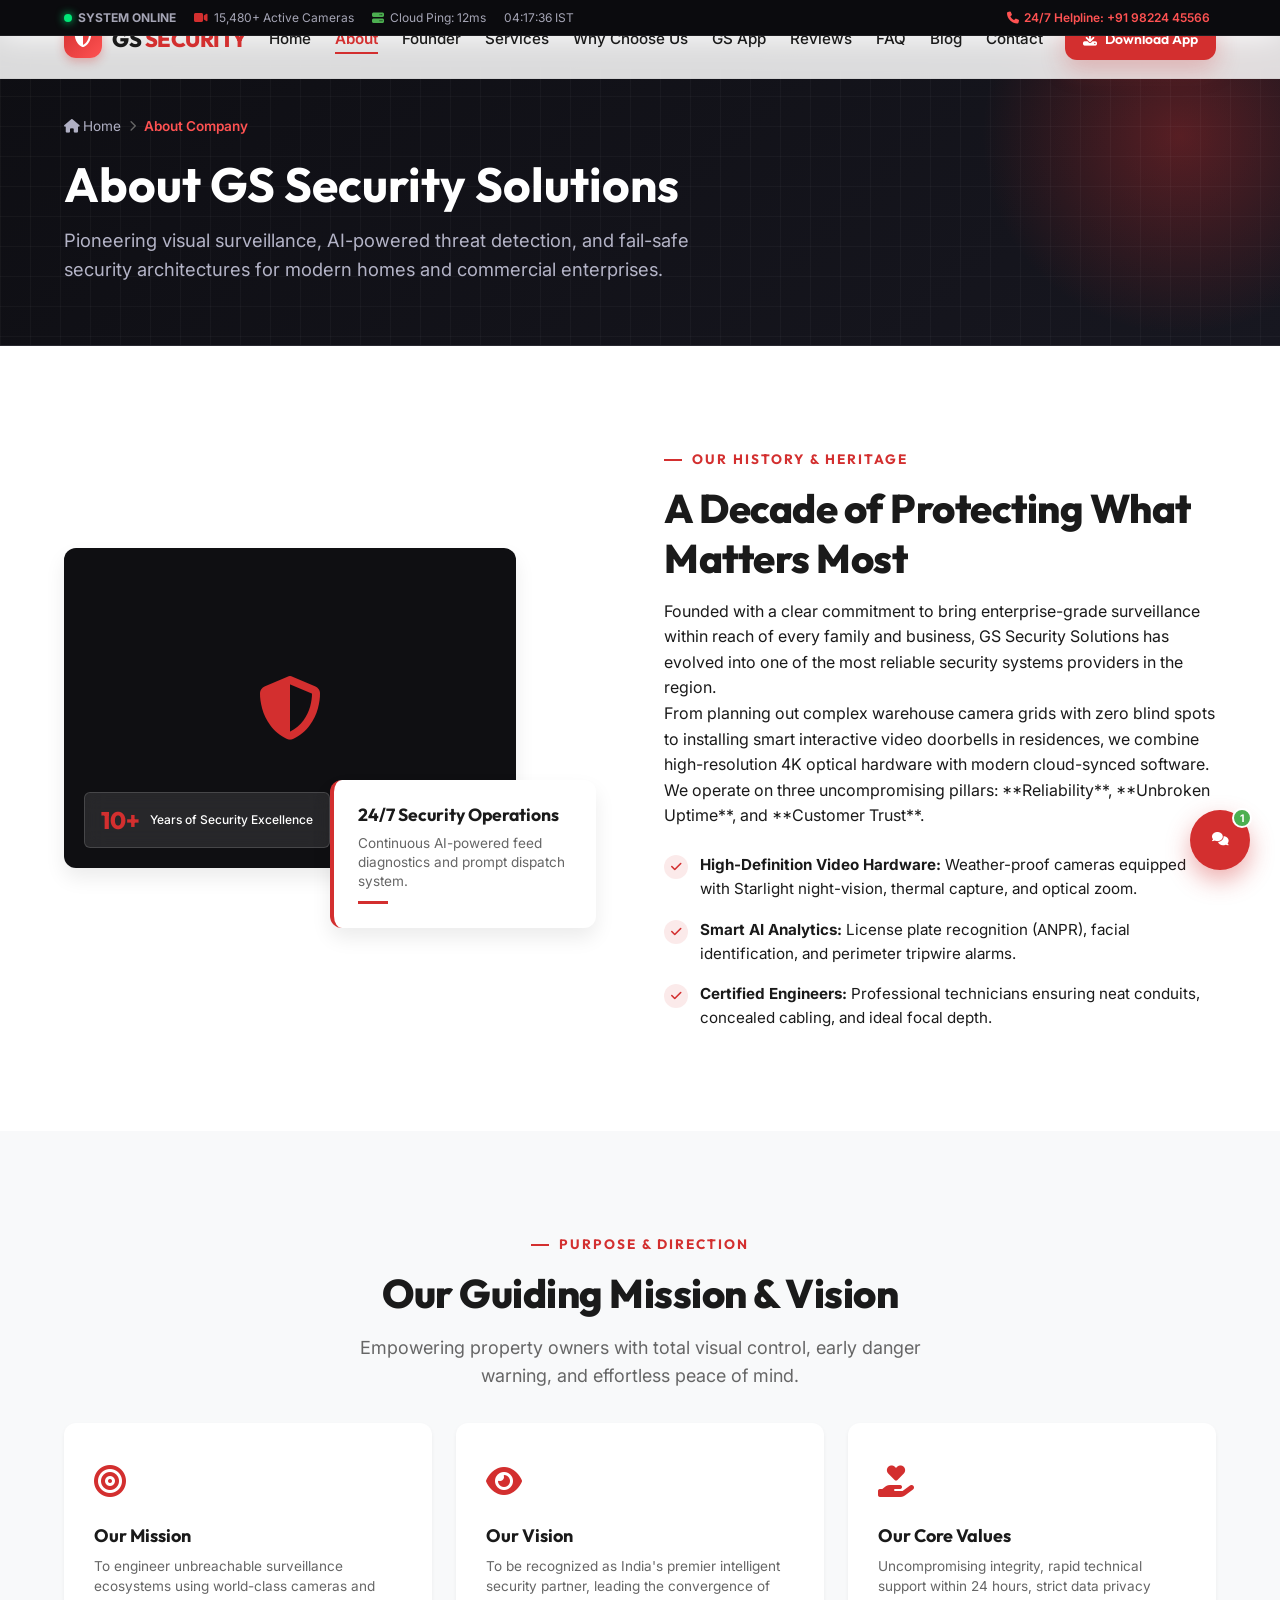
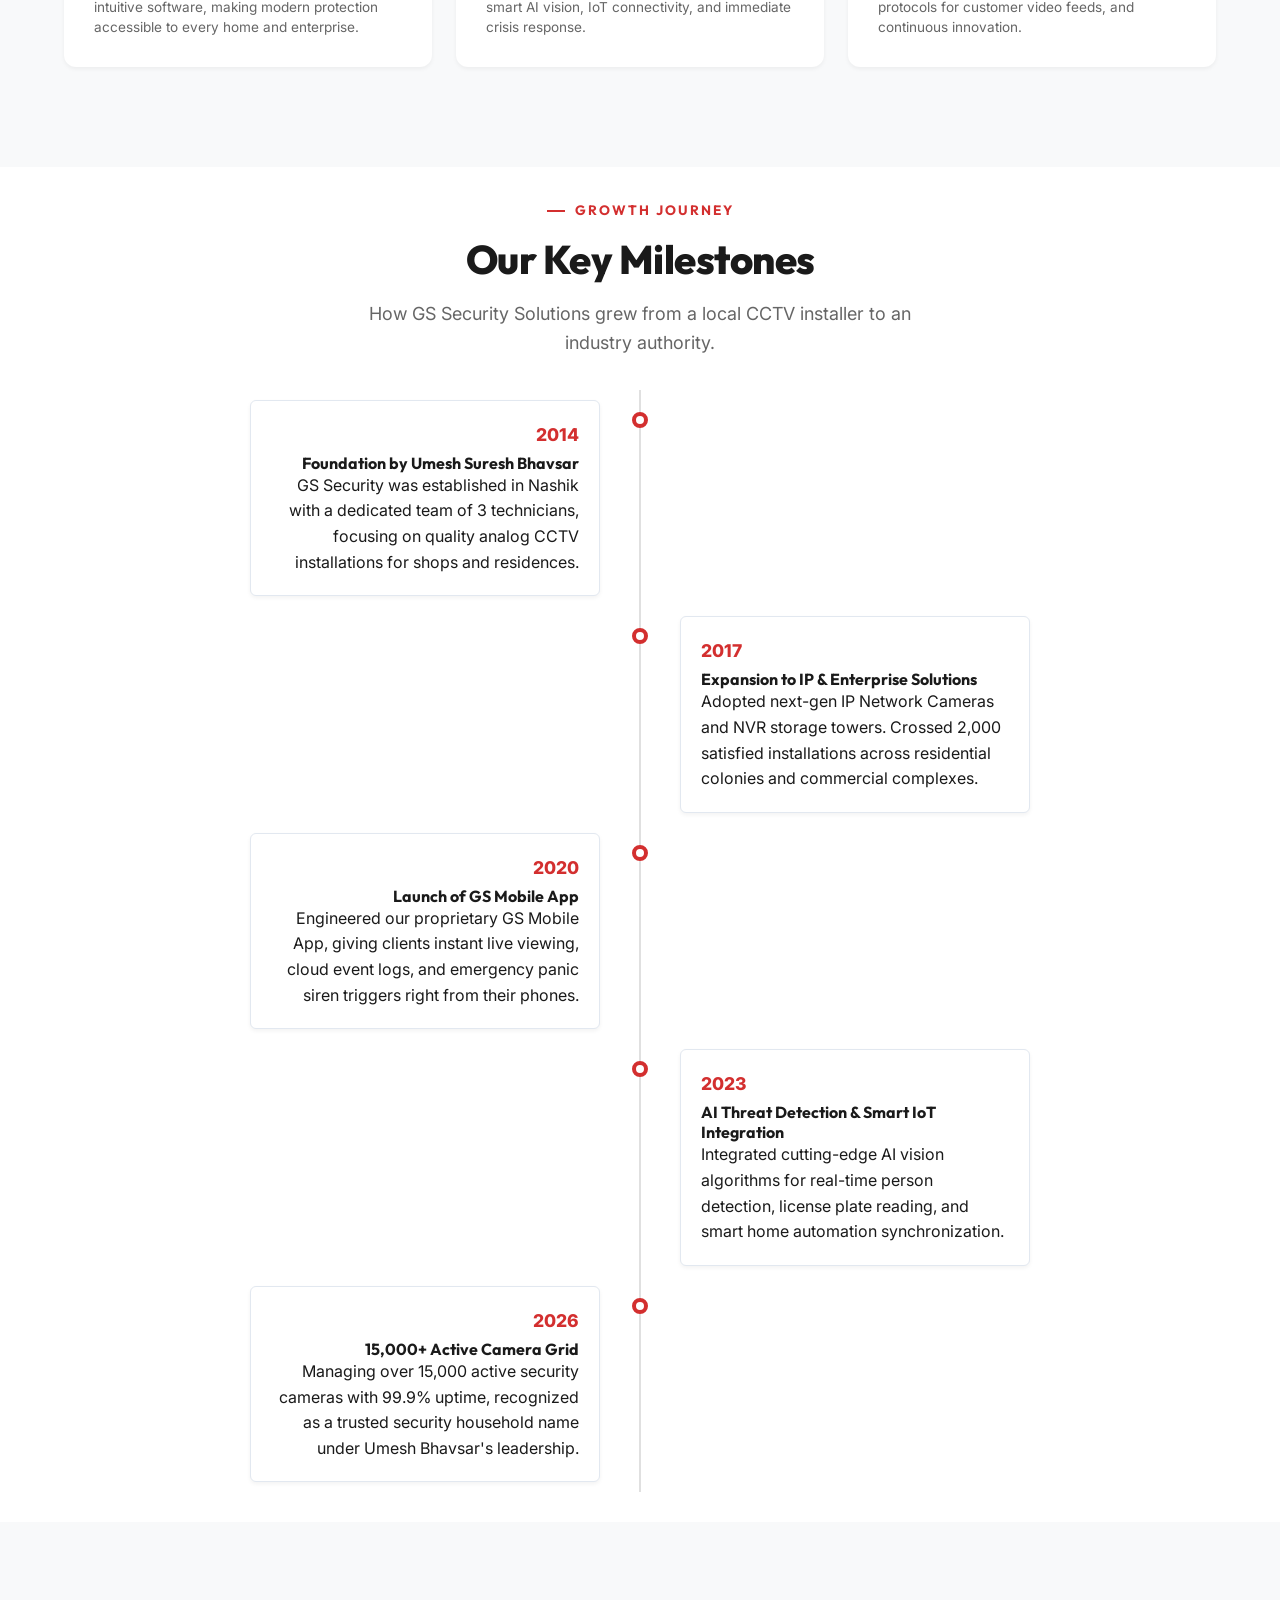
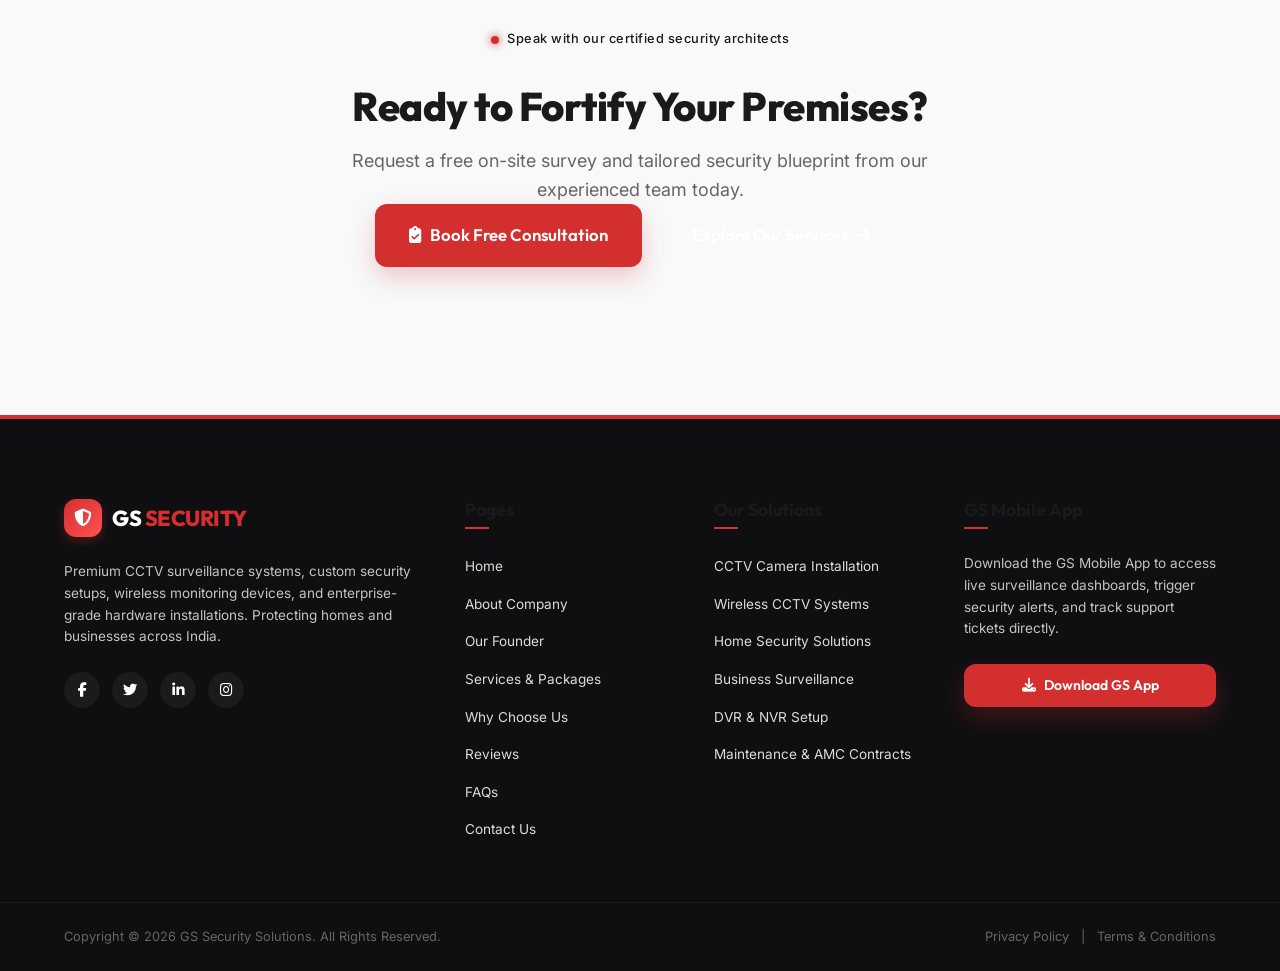
<file: website/pages/about.html>
<!DOCTYPE html>
<html lang="en">
<head>
    <meta charset="UTF-8">
    <meta name="viewport" content="width=device-width, initial-scale=1.0">
    <title>About Us | GS Security Solutions - CCTV & Surveillance Leaders</title>
    <meta name="description" content="Discover GS Security Solutions: Over a decade of excellence in high-definition CCTV surveillance, smart security integrations, and trusted protection across Maharashtra.">
    
    <!-- Google Fonts & Icons -->
    <link rel="preconnect" href="https://fonts.googleapis.com">
    <link rel="preconnect" href="https://fonts.gstatic.com" crossorigin>
    <link href="https://fonts.googleapis.com/css2?family=Inter:wght@300;400;500;600;700&family=Outfit:wght@400;500;600;700;800&display=swap" rel="stylesheet">
    <link rel="stylesheet" href="https://cdnjs.cloudflare.com/ajax/libs/font-awesome/6.4.0/css/all.min.css">
    
    <!-- Custom CSS -->
    <link rel="stylesheet" href="../style.css">
</head>
<body>

    <!-- System Status Ticker -->
    <div class="system-status-ticker">
        <div class="container ticker-container">
            <div class="ticker-left">
                <span class="ticker-item"><span class="radar-blink"></span> <strong>SYSTEM ONLINE</strong></span>
                <span class="ticker-item"><i class="fa-solid fa-video text-red"></i> 15,480+ Active Cameras</span>
                <span class="ticker-item"><i class="fa-solid fa-server text-green"></i> Cloud Ping: 12ms</span>
                <span class="ticker-item" id="ticker-live-time">12:00:00 IST</span>
            </div>
            <div class="ticker-right">
                <a href="tel:+919822445566" class="ticker-action-btn ticker-emergency-link"><i class="fa-solid fa-phone"></i> 24/7 Helpline: +91 98224 45566</a>
            </div>
        </div>
    </div>

    <!-- Header Navigation -->
    <header class="main-header" id="header">
        <div class="container nav-container">
            <a href="../index.html" class="logo">
                <div class="logo-icon">
                    <i class="fa-solid fa-shield-halved"></i>
                </div>
                <span class="logo-text">GS <span class="text-red">SECURITY</span></span>
            </a>
            
            <nav class="nav-menu" id="navMenu">
                <ul>
                    <li><a href="../index.html" class="nav-link">Home</a></li>
                    <li><a href="about.html" class="nav-link active">About</a></li>
                    <li><a href="founder.html" class="nav-link">Founder</a></li>
                    <li><a href="services.html" class="nav-link">Services</a></li>
                    <li><a href="why-choose-us.html" class="nav-link">Why Choose Us</a></li>
                    <li><a href="gs-app.html" class="nav-link">GS App</a></li>
                    <li><a href="reviews.html" class="nav-link">Reviews</a></li>
                    <li><a href="faq.html" class="nav-link">FAQ</a></li>
                    <li><a href="blog.html" class="nav-link">Blog</a></li>
                    <li><a href="contact.html" class="nav-link">Contact</a></li>
                </ul>
            </nav>

            <div class="nav-actions">
                <a href="gs-app.html" class="btn btn-primary btn-sm btn-header-app">
                    <i class="fa-solid fa-download"></i> <span>Download App</span>
                </a>
                <button class="mobile-nav-toggle" id="mobileNavToggle" aria-label="Toggle Navigation">
                    <span class="bar"></span>
                    <span class="bar"></span>
                    <span class="bar"></span>
                </button>
            </div>
        </div>
    </header>

    <!-- Subpage Banner -->
    <section class="page-banner">
        <div class="page-banner-glow"></div>
        <div class="page-banner-grid"></div>
        <div class="container">
            <div class="breadcrumb-trail">
                <a href="../index.html"><i class="fa-solid fa-house"></i> Home</a>
                <span class="separator"><i class="fa-solid fa-chevron-right"></i></span>
                <span class="current">About Company</span>
            </div>
            <h1 class="page-banner-title">About GS Security Solutions</h1>
            <p class="page-banner-subtitle">Pioneering visual surveillance, AI-powered threat detection, and fail-safe security architectures for modern homes and commercial enterprises.</p>
        </div>
    </section>

    <main>
        <!-- Who We Are Deep Dive -->
        <section class="about-section section-padding">
            <div class="container">
                <div class="grid grid-2col items-center gap-5">
                    <div class="about-visuals animate-on-scroll">
                        <div class="image-stack">
                            <div class="image-card card-large">
                                <div class="security-shield-graphic">
                                    <i class="fa-solid fa-shield-halved shield-icon-big"></i>
                                    <div class="pulse-ring pr-1"></div>
                                    <div class="pulse-ring pr-2"></div>
                                    <div class="pulse-ring pr-3"></div>
                                </div>
                                <div class="badge-experience">
                                    <span class="badge-num">10+</span>
                                    <span class="badge-lbl">Years of Security Excellence</span>
                                </div>
                            </div>
                            <div class="image-card card-small border-red">
                                <h3>24/7 Security Operations</h3>
                                <p>Continuous AI-powered feed diagnostics and prompt dispatch system.</p>
                                <div class="mini-bar"></div>
                            </div>
                        </div>
                    </div>
                    
                    <div class="about-text animate-on-scroll">
                        <div class="section-tag">Our History & Heritage</div>
                        <h2 class="section-title">A Decade of Protecting What Matters Most</h2>
                        <p class="section-description">Founded with a clear commitment to bring enterprise-grade surveillance within reach of every family and business, GS Security Solutions has evolved into one of the most reliable security systems providers in the region.</p>
                        
                        <p class="mb-4">From planning out complex warehouse camera grids with zero blind spots to installing smart interactive video doorbells in residences, we combine high-resolution 4K optical hardware with modern cloud-synced software. We operate on three uncompromising pillars: **Reliability**, **Unbroken Uptime**, and **Customer Trust**.</p>
                        
                        <div class="features-list">
                            <div class="feature-bullet">
                                <div class="bullet-icon"><i class="fa-solid fa-check"></i></div>
                                <div class="bullet-text"><strong>High-Definition Video Hardware:</strong> Weather-proof cameras equipped with Starlight night-vision, thermal capture, and optical zoom.</div>
                            </div>
                            <div class="feature-bullet">
                                <div class="bullet-icon"><i class="fa-solid fa-check"></i></div>
                                <div class="bullet-text"><strong>Smart AI Analytics:</strong> License plate recognition (ANPR), facial identification, and perimeter tripwire alarms.</div>
                            </div>
                            <div class="feature-bullet">
                                <div class="bullet-icon"><i class="fa-solid fa-check"></i></div>
                                <div class="bullet-text"><strong>Certified Engineers:</strong> Professional technicians ensuring neat conduits, concealed cabling, and ideal focal depth.</div>
                            </div>
                        </div>
                    </div>
                </div>
            </div>
        </section>

        <!-- Mission & Vision Cards -->
        <section class="section-padding bg-light">
            <div class="container">
                <div class="text-center mb-5 animate-on-scroll">
                    <div class="section-tag">Purpose & Direction</div>
                    <h2 class="section-title">Our Guiding Mission & Vision</h2>
                    <p class="section-subtitle">Empowering property owners with total visual control, early danger warning, and effortless peace of mind.</p>
                </div>

                <div class="grid grid-3col gap-3 animate-on-scroll">
                    <div class="why-card">
                        <div class="why-icon text-red">
                            <i class="fa-solid fa-bullseye"></i>
                        </div>
                        <h3 class="why-title">Our Mission</h3>
                        <p class="why-text">To engineer unbreachable surveillance ecosystems using world-class cameras and intuitive software, making modern protection accessible to every home and enterprise.</p>
                    </div>

                    <div class="why-card">
                        <div class="why-icon text-red">
                            <i class="fa-solid fa-eye"></i>
                        </div>
                        <h3 class="why-title">Our Vision</h3>
                        <p class="why-text">To be recognized as India's premier intelligent security partner, leading the convergence of smart AI vision, IoT connectivity, and immediate crisis response.</p>
                    </div>

                    <div class="why-card">
                        <div class="why-icon text-red">
                            <i class="fa-solid fa-hand-holding-heart"></i>
                        </div>
                        <h3 class="why-title">Our Core Values</h3>
                        <p class="why-text">Uncompromising integrity, rapid technical support within 24 hours, strict data privacy protocols for customer video feeds, and continuous innovation.</p>
                    </div>
                </div>
            </div>
        </section>

        <!-- Company Milestones Timeline -->
        <section class="timeline-section section-padding">
            <div class="container">
                <div class="text-center mb-5 animate-on-scroll">
                    <div class="section-tag">Growth Journey</div>
                    <h2 class="section-title">Our Key Milestones</h2>
                    <p class="section-subtitle">How GS Security Solutions grew from a local CCTV installer to an industry authority.</p>
                </div>

                <div class="timeline animate-on-scroll">
                    <div class="timeline-item left">
                        <div class="timeline-content">
                            <div class="timeline-year">2014</div>
                            <h4>Foundation by Umesh Suresh Bhavsar</h4>
                            <p>GS Security was established in Nashik with a dedicated team of 3 technicians, focusing on quality analog CCTV installations for shops and residences.</p>
                        </div>
                    </div>

                    <div class="timeline-item right">
                        <div class="timeline-content">
                            <div class="timeline-year">2017</div>
                            <h4>Expansion to IP & Enterprise Solutions</h4>
                            <p>Adopted next-gen IP Network Cameras and NVR storage towers. Crossed 2,000 satisfied installations across residential colonies and commercial complexes.</p>
                        </div>
                    </div>

                    <div class="timeline-item left">
                        <div class="timeline-content">
                            <div class="timeline-year">2020</div>
                            <h4>Launch of GS Mobile App</h4>
                            <p>Engineered our proprietary GS Mobile App, giving clients instant live viewing, cloud event logs, and emergency panic siren triggers right from their phones.</p>
                        </div>
                    </div>

                    <div class="timeline-item right">
                        <div class="timeline-content">
                            <div class="timeline-year">2023</div>
                            <h4>AI Threat Detection & Smart IoT Integration</h4>
                            <p>Integrated cutting-edge AI vision algorithms for real-time person detection, license plate reading, and smart home automation synchronization.</p>
                        </div>
                    </div>

                    <div class="timeline-item left">
                        <div class="timeline-content">
                            <div class="timeline-year">2026</div>
                            <h4>15,000+ Active Camera Grid</h4>
                            <p>Managing over 15,000 active security cameras with 99.9% uptime, recognized as a trusted security household name under Umesh Bhavsar's leadership.</p>
                        </div>
                    </div>
                </div>
            </div>
        </section>

        <!-- Call to action bar -->
        <section class="section-padding bg-light text-center">
            <div class="container animate-on-scroll">
                <div class="badge-new mb-3">
                    <span class="badge-dot"></span>
                    <span class="badge-text">Speak with our certified security architects</span>
                </div>
                <h2 class="section-title mb-3">Ready to Fortify Your Premises?</h2>
                <p class="section-subtitle mb-4">Request a free on-site survey and tailored security blueprint from our experienced team today.</p>
                <div class="hero-cta-group" style="justify-content: center;">
                    <a href="contact.html" class="btn btn-primary btn-lg">
                        <i class="fa-solid fa-clipboard-check"></i> Book Free Consultation
                    </a>
                    <a href="services.html" class="btn btn-outline btn-lg">
                        Explore Our Services <i class="fa-solid fa-arrow-right"></i>
                    </a>
                </div>
            </div>
        </section>
    </main>

    <!-- Footer Section -->
    <footer class="footer-section">
        <div class="container footer-grid">
            <div class="footer-col footer-about">
                <a href="../index.html" class="logo mb-4">
                    <div class="logo-icon">
                        <i class="fa-solid fa-shield-halved"></i>
                    </div>
                    <span class="logo-text">GS <span class="text-red">SECURITY</span></span>
                </a>
                <p class="footer-text">Premium CCTV surveillance systems, custom security setups, wireless monitoring devices, and enterprise-grade hardware installations. Protecting homes and businesses across India.</p>
                <div class="social-icons">
                    <a href="#social" aria-label="Facebook"><i class="fa-brands fa-facebook-f"></i></a>
                    <a href="#social" aria-label="Twitter"><i class="fa-brands fa-twitter"></i></a>
                    <a href="#social" aria-label="LinkedIn"><i class="fa-brands fa-linkedin-in"></i></a>
                    <a href="#social" aria-label="Instagram"><i class="fa-brands fa-instagram"></i></a>
                </div>
            </div>

            <div class="footer-col">
                <h4 class="footer-title">Pages</h4>
                <ul class="footer-links">
                    <li><a href="../index.html">Home</a></li>
                    <li><a href="about.html">About Company</a></li>
                    <li><a href="founder.html">Our Founder</a></li>
                    <li><a href="services.html">Services & Packages</a></li>
                    <li><a href="why-choose-us.html">Why Choose Us</a></li>
                    <li><a href="reviews.html">Reviews</a></li>
                    <li><a href="faq.html">FAQs</a></li>
                    <li><a href="contact.html">Contact Us</a></li>
                </ul>
            </div>

            <div class="footer-col">
                <h4 class="footer-title">Our Solutions</h4>
                <ul class="footer-links">
                    <li><a href="services.html">CCTV Camera Installation</a></li>
                    <li><a href="services.html">Wireless CCTV Systems</a></li>
                    <li><a href="services.html">Home Security Solutions</a></li>
                    <li><a href="services.html">Business Surveillance</a></li>
                    <li><a href="services.html">DVR & NVR Setup</a></li>
                    <li><a href="services.html">Maintenance & AMC Contracts</a></li>
                </ul>
            </div>

            <div class="footer-col">
                <h4 class="footer-title">GS Mobile App</h4>
                <p class="footer-text mb-3">Download the GS Mobile App to access live surveillance dashboards, trigger security alerts, and track support tickets directly.</p>
                <a href="gs-app.html" class="btn btn-primary btn-sm btn-block">
                    <i class="fa-solid fa-download"></i> Download GS App
                </a>
            </div>
        </div>

        <div class="footer-bottom">
            <div class="container footer-bottom-flex">
                <p class="copyright-text">Copyright &copy; 2026 GS Security Solutions. All Rights Reserved.</p>
                <div class="footer-legal-links">
                    <a href="#privacy">Privacy Policy</a>
                    <span>|</span>
                    <a href="#terms">Terms & Conditions</a>
                </div>
            </div>
        </div>
    </footer>

    <!-- Interactive Live Chat Widget -->
    <div class="chat-widget" id="chatWidget">
        <button class="chat-toggle-btn" id="chatToggleBtn" aria-label="Open chat support">
            <i class="fa-solid fa-comments comment-icon"></i>
            <i class="fa-solid fa-xmark close-icon"></i>
            <span class="chat-notification-badge" id="chatBadge">1</span>
        </button>
        <div class="chat-box" id="chatBox">
            <div class="chat-box-header">
                <div class="cb-avatar"><i class="fa-solid fa-headset"></i></div>
                <div class="cb-info">
                    <div class="cb-name">GS Security Assistant</div>
                    <div class="cb-status"><span class="chat-green-dot"></span> Online (We respond instantly)</div>
                </div>
            </div>
            <div class="chat-messages" id="chatMessages">
                <div class="message msg-bot">
                    Hello! Welcome to GS Security Solutions. How can I assist you with your security requirements today?
                </div>
            </div>
            <div class="chat-quick-replies" id="chatQuickReplies">
                <button class="qr-btn" data-reply="CCTV Installation Pricing">CCTV Installation Pricing</button>
                <button class="qr-btn" data-reply="Download the GS App">Download the GS App</button>
                <button class="qr-btn" data-reply="Talk to Umesh Bhavsar">Talk to Umesh Bhavsar</button>
            </div>
            <div class="chat-input-area">
                <input type="text" id="chatInput" placeholder="Type your message...">
                <button id="chatSendBtn" aria-label="Send message"><i class="fa-solid fa-paper-plane"></i></button>
            </div>
        </div>
    </div>

    <!-- Back to Top Button -->
    <button class="back-to-top-btn" id="backToTopBtn" aria-label="Scroll to top">
        <i class="fa-solid fa-arrow-up"></i>
    </button>

    <!-- Custom Script -->
    <script src="../app.js"></script>
</body>
</html>
</file>
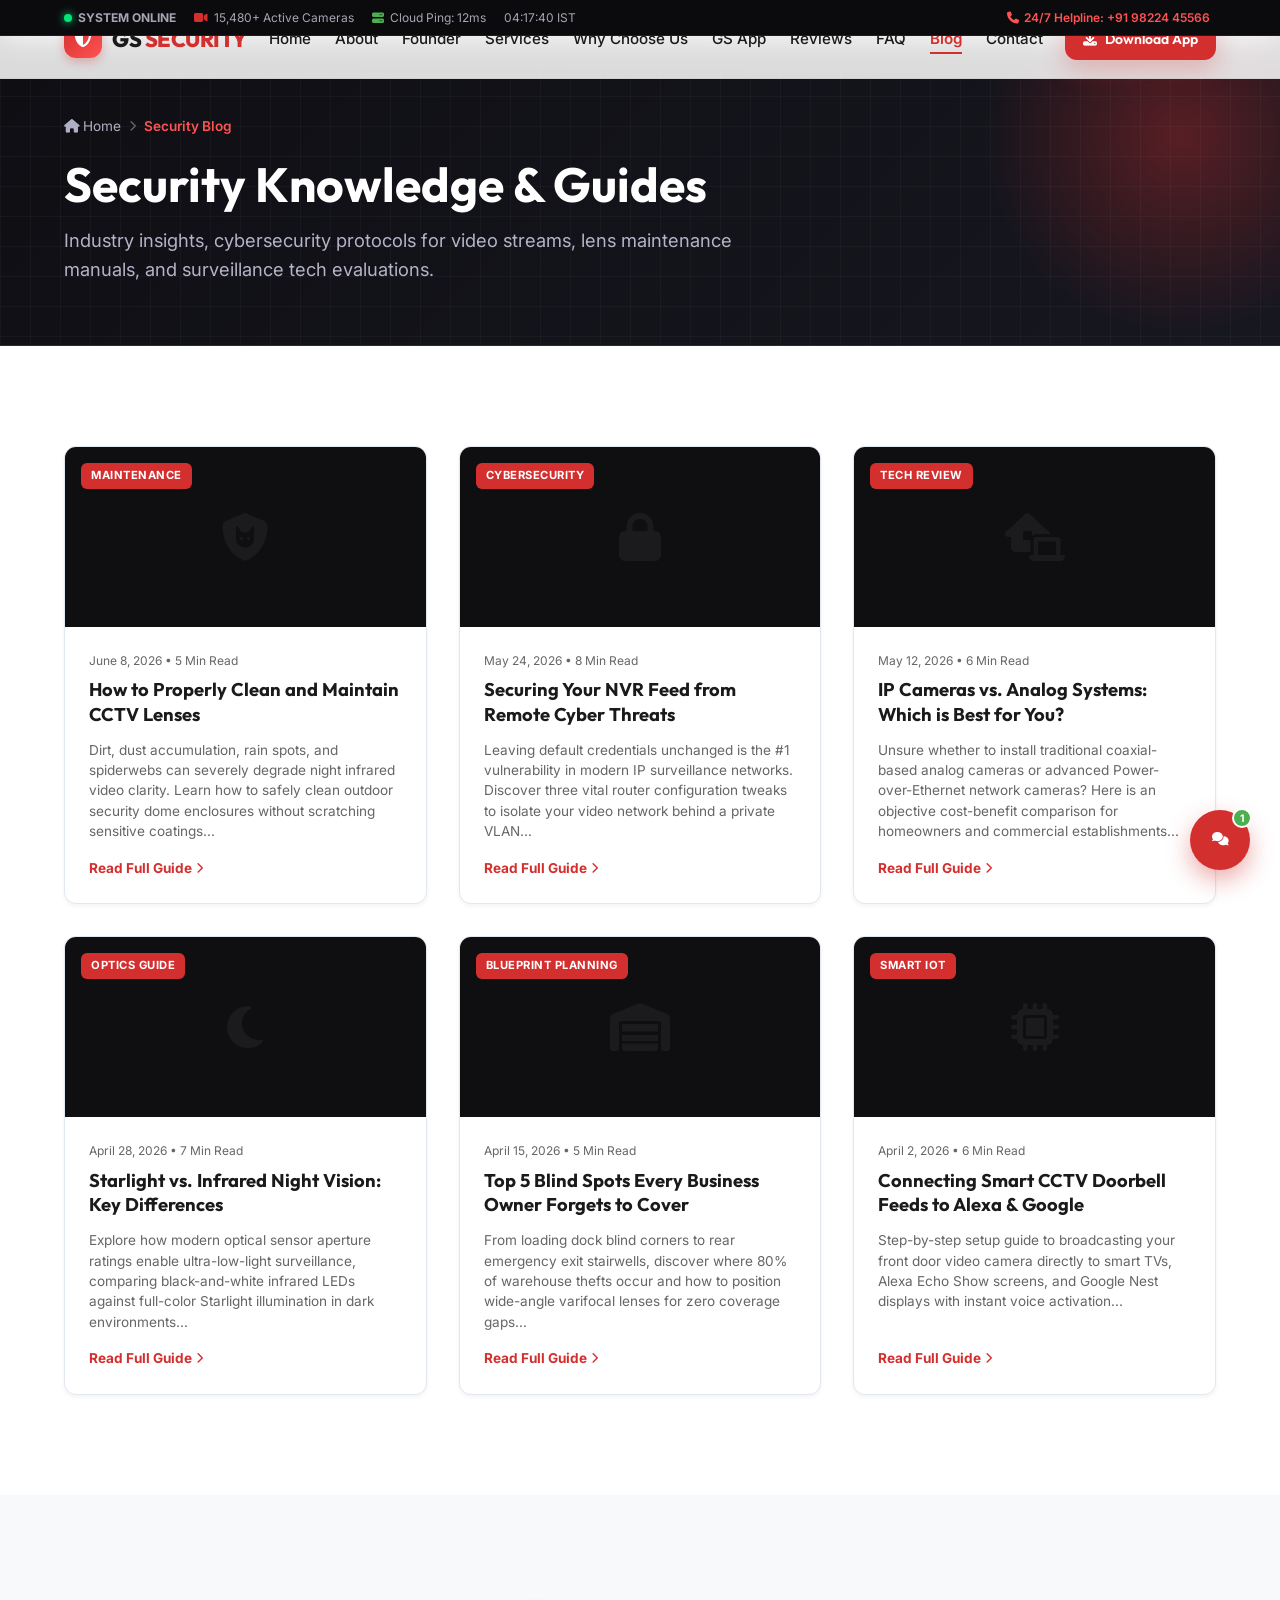
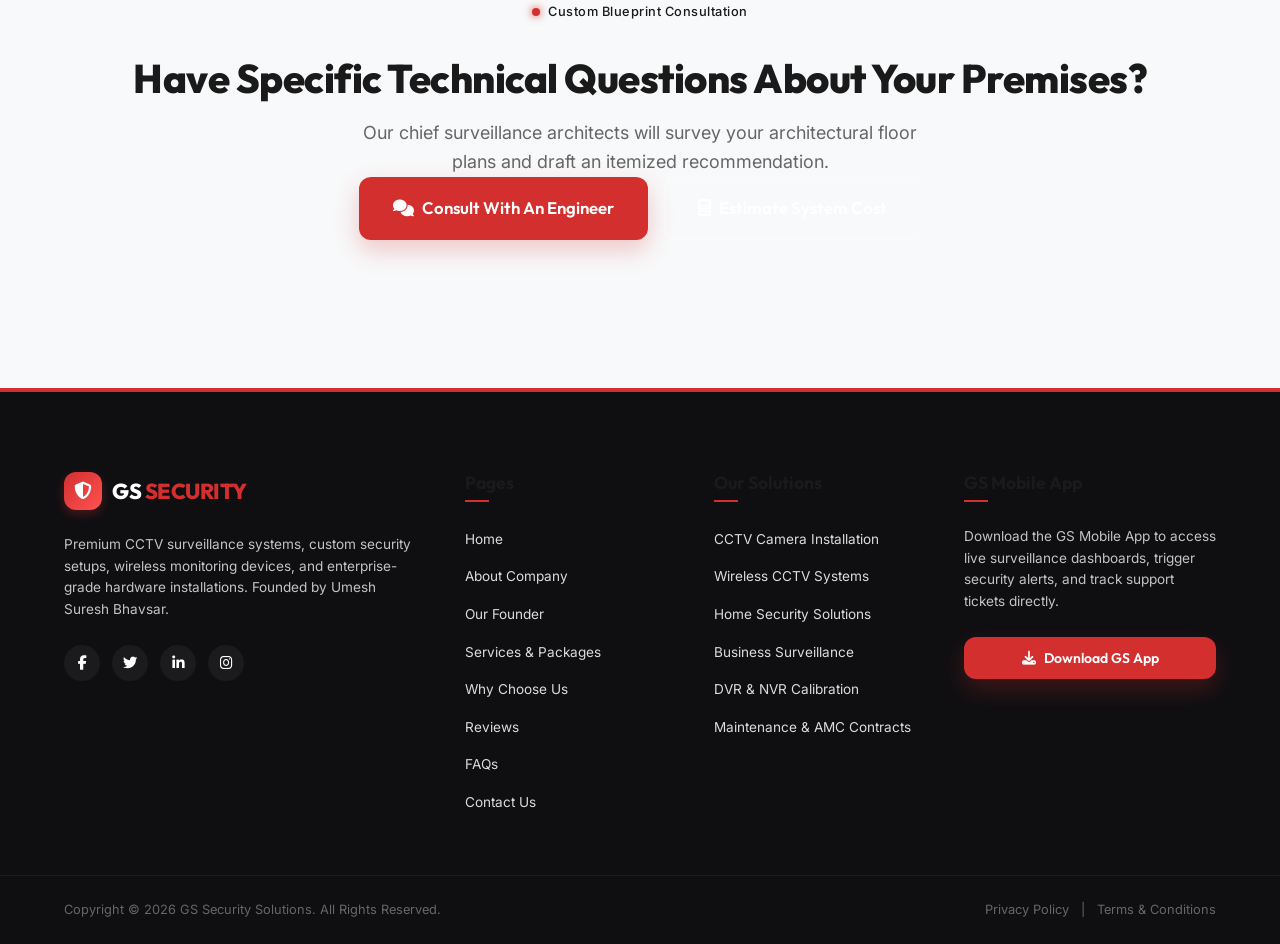
<file: website/pages/blog.html>
<!DOCTYPE html>
<html lang="en">
<head>
    <meta charset="UTF-8">
    <meta name="viewport" content="width=device-width, initial-scale=1.0">
    <title>Security Blog & CCTV Guides | GS Security Solutions</title>
    <meta name="description" content="Stay informed with expert CCTV maintenance guides, cybersecurity practices for video feeds, camera comparisons, and commercial surveillance tips from GS Security Solutions.">
    
    <!-- Google Fonts & Icons -->
    <link rel="preconnect" href="https://fonts.googleapis.com">
    <link rel="preconnect" href="https://fonts.gstatic.com" crossorigin>
    <link href="https://fonts.googleapis.com/css2?family=Inter:wght@300;400;500;600;700&family=Outfit:wght@400;500;600;700;800&display=swap" rel="stylesheet">
    <link rel="stylesheet" href="https://cdnjs.cloudflare.com/ajax/libs/font-awesome/6.4.0/css/all.min.css">
    
    <!-- Custom CSS -->
    <link rel="stylesheet" href="../style.css">
</head>
<body>

    <!-- System Status Ticker -->
    <div class="system-status-ticker">
        <div class="container ticker-container">
            <div class="ticker-left">
                <span class="ticker-item"><span class="radar-blink"></span> <strong>SYSTEM ONLINE</strong></span>
                <span class="ticker-item"><i class="fa-solid fa-video text-red"></i> 15,480+ Active Cameras</span>
                <span class="ticker-item"><i class="fa-solid fa-server text-green"></i> Cloud Ping: 12ms</span>
                <span class="ticker-item" id="ticker-live-time">12:00:00 IST</span>
            </div>
            <div class="ticker-right">
                <a href="tel:+919822445566" class="ticker-action-btn ticker-emergency-link"><i class="fa-solid fa-phone"></i> 24/7 Helpline: +91 98224 45566</a>
            </div>
        </div>
    </div>

    <!-- Header Navigation -->
    <header class="main-header" id="header">
        <div class="container nav-container">
            <a href="../index.html" class="logo">
                <div class="logo-icon">
                    <i class="fa-solid fa-shield-halved"></i>
                </div>
                <span class="logo-text">GS <span class="text-red">SECURITY</span></span>
            </a>
            
            <nav class="nav-menu" id="navMenu">
                <ul>
                    <li><a href="../index.html" class="nav-link">Home</a></li>
                    <li><a href="about.html" class="nav-link">About</a></li>
                    <li><a href="founder.html" class="nav-link">Founder</a></li>
                    <li><a href="services.html" class="nav-link">Services</a></li>
                    <li><a href="why-choose-us.html" class="nav-link">Why Choose Us</a></li>
                    <li><a href="gs-app.html" class="nav-link">GS App</a></li>
                    <li><a href="reviews.html" class="nav-link">Reviews</a></li>
                    <li><a href="faq.html" class="nav-link">FAQ</a></li>
                    <li><a href="blog.html" class="nav-link active">Blog</a></li>
                    <li><a href="contact.html" class="nav-link">Contact</a></li>
                </ul>
            </nav>

            <div class="nav-actions">
                <a href="gs-app.html" class="btn btn-primary btn-sm btn-header-app">
                    <i class="fa-solid fa-download"></i> <span>Download App</span>
                </a>
                <button class="mobile-nav-toggle" id="mobileNavToggle" aria-label="Toggle Navigation">
                    <span class="bar"></span>
                    <span class="bar"></span>
                    <span class="bar"></span>
                </button>
            </div>
        </div>
    </header>

    <!-- Subpage Banner -->
    <section class="page-banner">
        <div class="page-banner-glow"></div>
        <div class="page-banner-grid"></div>
        <div class="container">
            <div class="breadcrumb-trail">
                <a href="../index.html"><i class="fa-solid fa-house"></i> Home</a>
                <span class="separator"><i class="fa-solid fa-chevron-right"></i></span>
                <span class="current">Security Blog</span>
            </div>
            <h1 class="page-banner-title">Security Knowledge & Guides</h1>
            <p class="page-banner-subtitle">Industry insights, cybersecurity protocols for video streams, lens maintenance manuals, and surveillance tech evaluations.</p>
        </div>
    </section>

    <main>
        <!-- Blog Grid Section -->
        <section class="blog-section section-padding">
            <div class="container">
                <div class="grid grid-3col gap-4 animate-on-scroll">
                    <!-- Post 1 -->
                    <article class="blog-card">
                        <div class="blog-img-placeholder">
                            <i class="fa-solid fa-shield-cat blog-icon"></i>
                            <div class="blog-tag">Maintenance</div>
                        </div>
                        <div class="blog-content">
                            <div class="blog-date">June 8, 2026 • 5 Min Read</div>
                            <h3 class="blog-title">How to Properly Clean and Maintain CCTV Lenses</h3>
                            <p class="blog-excerpt">Dirt, dust accumulation, rain spots, and spiderwebs can severely degrade night infrared video clarity. Learn how to safely clean outdoor security dome enclosures without scratching sensitive coatings...</p>
                            <a href="#article-read" class="read-more" onclick="window.showToast('Full technical article guide opening...', 'info'); return false;">Read Full Guide <i class="fa-solid fa-chevron-right"></i></a>
                        </div>
                    </article>

                    <!-- Post 2 -->
                    <article class="blog-card">
                        <div class="blog-img-placeholder">
                            <i class="fa-solid fa-lock blog-icon"></i>
                            <div class="blog-tag">Cybersecurity</div>
                        </div>
                        <div class="blog-content">
                            <div class="blog-date">May 24, 2026 • 8 Min Read</div>
                            <h3 class="blog-title">Securing Your NVR Feed from Remote Cyber Threats</h3>
                            <p class="blog-excerpt">Leaving default credentials unchanged is the #1 vulnerability in modern IP surveillance networks. Discover three vital router configuration tweaks to isolate your video network behind a private VLAN...</p>
                            <a href="#article-read" class="read-more" onclick="window.showToast('Full technical article guide opening...', 'info'); return false;">Read Full Guide <i class="fa-solid fa-chevron-right"></i></a>
                        </div>
                    </article>

                    <!-- Post 3 -->
                    <article class="blog-card">
                        <div class="blog-img-placeholder">
                            <i class="fa-solid fa-house-laptop blog-icon"></i>
                            <div class="blog-tag">Tech Review</div>
                        </div>
                        <div class="blog-content">
                            <div class="blog-date">May 12, 2026 • 6 Min Read</div>
                            <h3 class="blog-title">IP Cameras vs. Analog Systems: Which is Best for You?</h3>
                            <p class="blog-excerpt">Unsure whether to install traditional coaxial-based analog cameras or advanced Power-over-Ethernet network cameras? Here is an objective cost-benefit comparison for homeowners and commercial establishments...</p>
                            <a href="#article-read" class="read-more" onclick="window.showToast('Full technical article guide opening...', 'info'); return false;">Read Full Guide <i class="fa-solid fa-chevron-right"></i></a>
                        </div>
                    </article>

                    <!-- Post 4 -->
                    <article class="blog-card">
                        <div class="blog-img-placeholder">
                            <i class="fa-solid fa-moon blog-icon"></i>
                            <div class="blog-tag">Optics Guide</div>
                        </div>
                        <div class="blog-content">
                            <div class="blog-date">April 28, 2026 • 7 Min Read</div>
                            <h3 class="blog-title">Starlight vs. Infrared Night Vision: Key Differences</h3>
                            <p class="blog-excerpt">Explore how modern optical sensor aperture ratings enable ultra-low-light surveillance, comparing black-and-white infrared LEDs against full-color Starlight illumination in dark environments...</p>
                            <a href="#article-read" class="read-more" onclick="window.showToast('Full technical article guide opening...', 'info'); return false;">Read Full Guide <i class="fa-solid fa-chevron-right"></i></a>
                        </div>
                    </article>

                    <!-- Post 5 -->
                    <article class="blog-card">
                        <div class="blog-img-placeholder">
                            <i class="fa-solid fa-warehouse blog-icon"></i>
                            <div class="blog-tag">Blueprint Planning</div>
                        </div>
                        <div class="blog-content">
                            <div class="blog-date">April 15, 2026 • 5 Min Read</div>
                            <h3 class="blog-title">Top 5 Blind Spots Every Business Owner Forgets to Cover</h3>
                            <p class="blog-excerpt">From loading dock blind corners to rear emergency exit stairwells, discover where 80% of warehouse thefts occur and how to position wide-angle varifocal lenses for zero coverage gaps...</p>
                            <a href="#article-read" class="read-more" onclick="window.showToast('Full technical article guide opening...', 'info'); return false;">Read Full Guide <i class="fa-solid fa-chevron-right"></i></a>
                        </div>
                    </article>

                    <!-- Post 6 -->
                    <article class="blog-card">
                        <div class="blog-img-placeholder">
                            <i class="fa-solid fa-microchip blog-icon"></i>
                            <div class="blog-tag">Smart IoT</div>
                        </div>
                        <div class="blog-content">
                            <div class="blog-date">April 2, 2026 • 6 Min Read</div>
                            <h3 class="blog-title">Connecting Smart CCTV Doorbell Feeds to Alexa & Google</h3>
                            <p class="blog-excerpt">Step-by-step setup guide to broadcasting your front door video camera directly to smart TVs, Alexa Echo Show screens, and Google Nest displays with instant voice activation...</p>
                            <a href="#article-read" class="read-more" onclick="window.showToast('Full technical article guide opening...', 'info'); return false;">Read Full Guide <i class="fa-solid fa-chevron-right"></i></a>
                        </div>
                    </article>
                </div>
            </div>
        </section>

        <!-- Consultation Banner -->
        <section class="section-padding bg-light text-center">
            <div class="container animate-on-scroll">
                <div class="badge-new mb-3">
                    <span class="badge-dot"></span>
                    <span class="badge-text">Custom Blueprint Consultation</span>
                </div>
                <h2 class="section-title mb-3">Have Specific Technical Questions About Your Premises?</h2>
                <p class="section-subtitle mb-4">Our chief surveillance architects will survey your architectural floor plans and draft an itemized recommendation.</p>
                <div class="hero-cta-group" style="justify-content: center;">
                    <a href="contact.html" class="btn btn-primary btn-lg">
                        <i class="fa-solid fa-comments"></i> Consult With An Engineer
                    </a>
                    <a href="services.html" class="btn btn-outline btn-lg">
                        <i class="fa-solid fa-calculator"></i> Estimate System Cost
                    </a>
                </div>
            </div>
        </section>
    </main>

    <!-- Footer Section -->
    <footer class="footer-section">
        <div class="container footer-grid">
            <div class="footer-col footer-about">
                <a href="../index.html" class="logo mb-4">
                    <div class="logo-icon">
                        <i class="fa-solid fa-shield-halved"></i>
                    </div>
                    <span class="logo-text">GS <span class="text-red">SECURITY</span></span>
                </a>
                <p class="footer-text">Premium CCTV surveillance systems, custom security setups, wireless monitoring devices, and enterprise-grade hardware installations. Founded by Umesh Suresh Bhavsar.</p>
                <div class="social-icons">
                    <a href="#social" aria-label="Facebook"><i class="fa-brands fa-facebook-f"></i></a>
                    <a href="#social" aria-label="Twitter"><i class="fa-brands fa-twitter"></i></a>
                    <a href="#social" aria-label="LinkedIn"><i class="fa-brands fa-linkedin-in"></i></a>
                    <a href="#social" aria-label="Instagram"><i class="fa-brands fa-instagram"></i></a>
                </div>
            </div>

            <div class="footer-col">
                <h4 class="footer-title">Pages</h4>
                <ul class="footer-links">
                    <li><a href="../index.html">Home</a></li>
                    <li><a href="about.html">About Company</a></li>
                    <li><a href="founder.html">Our Founder</a></li>
                    <li><a href="services.html">Services & Packages</a></li>
                    <li><a href="why-choose-us.html">Why Choose Us</a></li>
                    <li><a href="reviews.html">Reviews</a></li>
                    <li><a href="faq.html">FAQs</a></li>
                    <li><a href="contact.html">Contact Us</a></li>
                </ul>
            </div>

            <div class="footer-col">
                <h4 class="footer-title">Our Solutions</h4>
                <ul class="footer-links">
                    <li><a href="services.html">CCTV Camera Installation</a></li>
                    <li><a href="services.html">Wireless CCTV Systems</a></li>
                    <li><a href="services.html">Home Security Solutions</a></li>
                    <li><a href="services.html">Business Surveillance</a></li>
                    <li><a href="services.html">DVR & NVR Calibration</a></li>
                    <li><a href="services.html">Maintenance & AMC Contracts</a></li>
                </ul>
            </div>

            <div class="footer-col">
                <h4 class="footer-title">GS Mobile App</h4>
                <p class="footer-text mb-3">Download the GS Mobile App to access live surveillance dashboards, trigger security alerts, and track support tickets directly.</p>
                <a href="gs-app.html" class="btn btn-primary btn-sm btn-block">
                    <i class="fa-solid fa-download"></i> Download GS App
                </a>
            </div>
        </div>

        <div class="footer-bottom">
            <div class="container footer-bottom-flex">
                <p class="copyright-text">Copyright &copy; 2026 GS Security Solutions. All Rights Reserved.</p>
                <div class="footer-legal-links">
                    <a href="#privacy">Privacy Policy</a>
                    <span>|</span>
                    <a href="#terms">Terms & Conditions</a>
                </div>
            </div>
        </div>
    </footer>

    <!-- Interactive Live Chat Widget -->
    <div class="chat-widget" id="chatWidget">
        <button class="chat-toggle-btn" id="chatToggleBtn" aria-label="Open chat support">
            <i class="fa-solid fa-comments comment-icon"></i>
            <i class="fa-solid fa-xmark close-icon"></i>
            <span class="chat-notification-badge" id="chatBadge">1</span>
        </button>
        <div class="chat-box" id="chatBox">
            <div class="chat-box-header">
                <div class="cb-avatar"><i class="fa-solid fa-headset"></i></div>
                <div class="cb-info">
                    <div class="cb-name">GS Security Assistant</div>
                    <div class="cb-status"><span class="chat-green-dot"></span> Online (We respond instantly)</div>
                </div>
            </div>
            <div class="chat-messages" id="chatMessages">
                <div class="message msg-bot">
                    Hello! Welcome to our blog. Looking for advice on camera placement or NVR storage?
                </div>
            </div>
            <div class="chat-quick-replies" id="chatQuickReplies">
                <button class="qr-btn" data-reply="CCTV Installation Pricing">CCTV Installation Pricing</button>
                <button class="qr-btn" data-reply="Talk to Umesh Bhavsar">Talk to Umesh Bhavsar</button>
                <button class="qr-btn" data-reply="Download the GS App">Download the GS App</button>
            </div>
            <div class="chat-input-area">
                <input type="text" id="chatInput" placeholder="Type your message...">
                <button id="chatSendBtn" aria-label="Send message"><i class="fa-solid fa-paper-plane"></i></button>
            </div>
        </div>
    </div>

    <!-- Back to Top Button -->
    <button class="back-to-top-btn" id="backToTopBtn" aria-label="Scroll to top">
        <i class="fa-solid fa-arrow-up"></i>
    </button>

    <!-- Custom Script -->
    <script src="../app.js"></script>
</body>
</html>
</file>
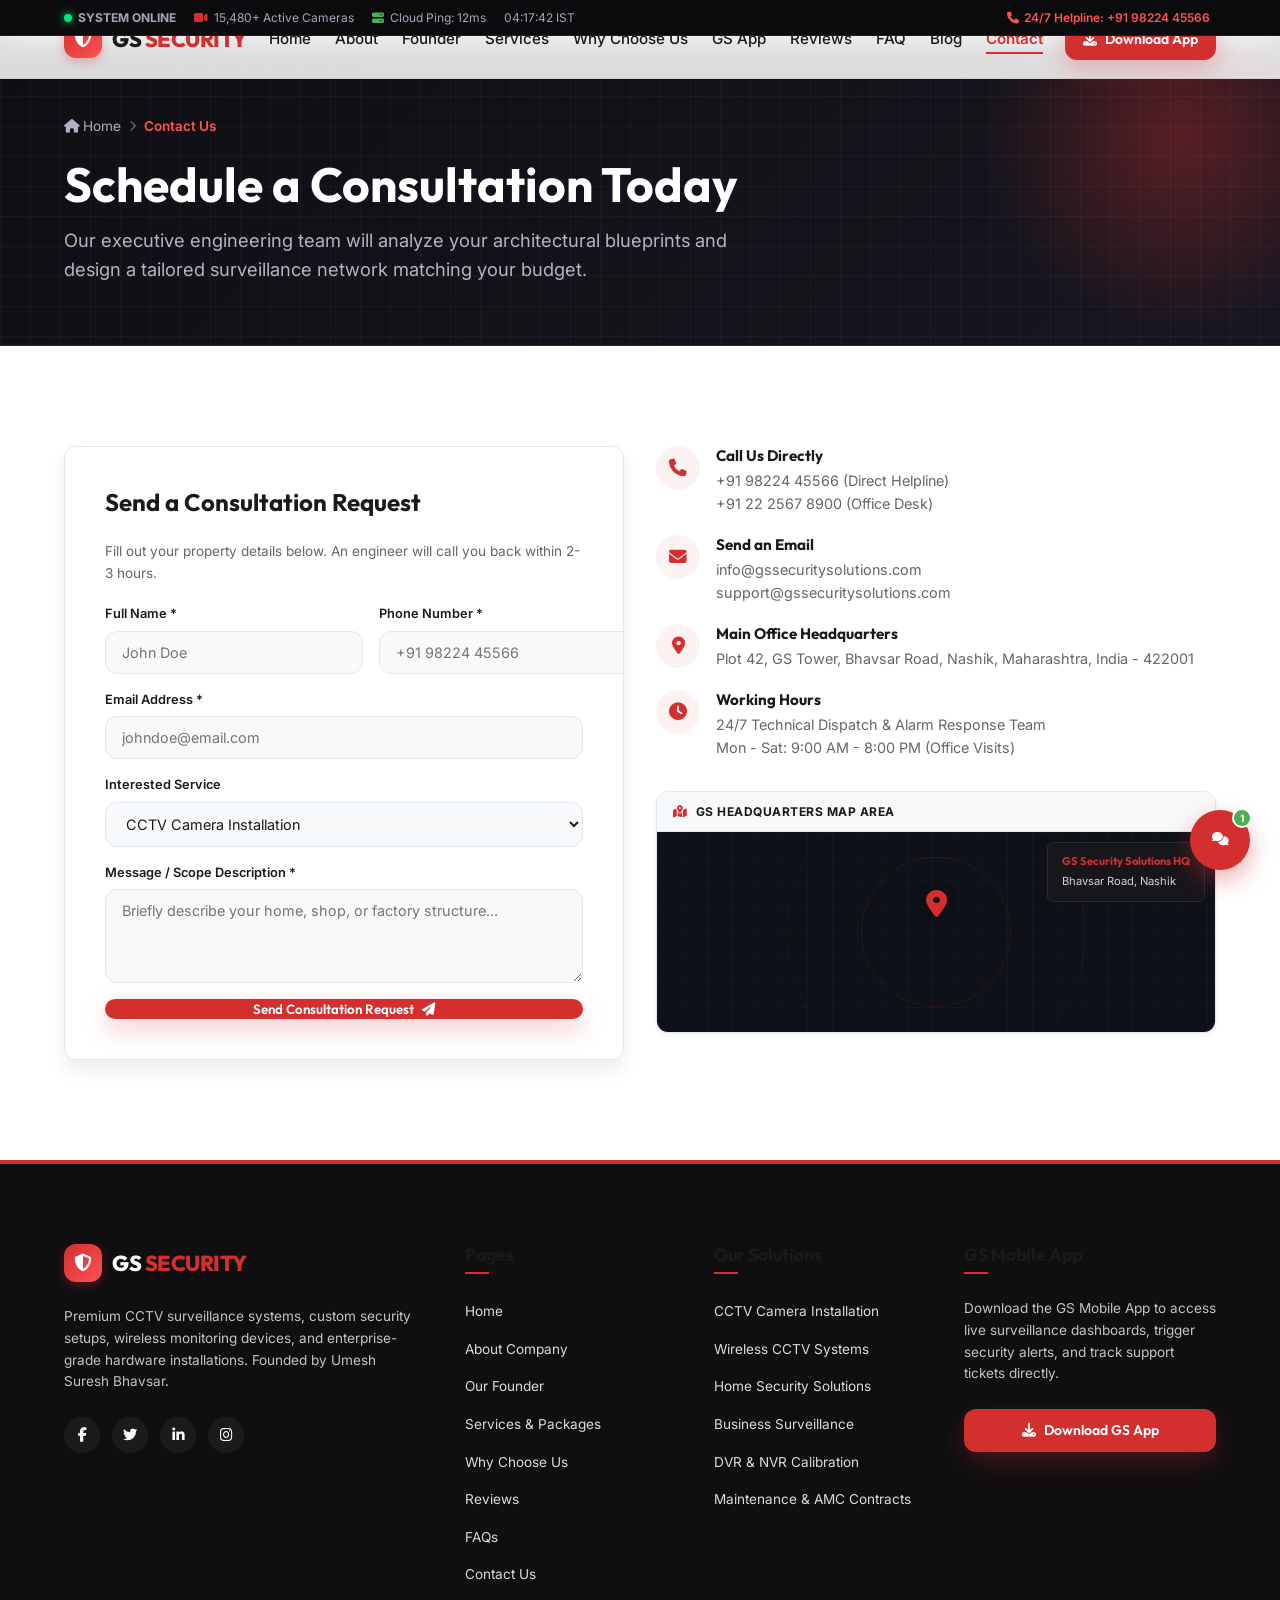
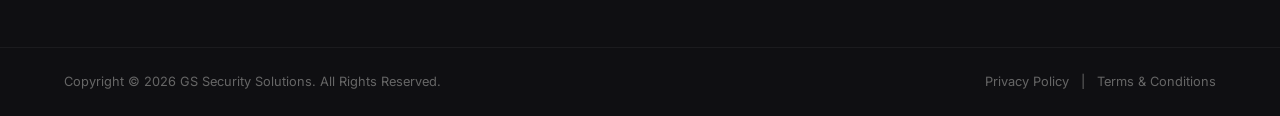
<file: website/pages/contact.html>
<!DOCTYPE html>
<html lang="en">
<head>
    <meta charset="UTF-8">
    <meta name="viewport" content="width=device-width, initial-scale=1.0">
    <title>Contact Us & Free Consultation | GS Security Solutions</title>
    <meta name="description" content="Get in touch with GS Security Solutions. Request a free on-site security survey and CCTV quotation from Umesh Suresh Bhavsar's expert engineering team.">
    
    <!-- Google Fonts & Icons -->
    <link rel="preconnect" href="https://fonts.googleapis.com">
    <link rel="preconnect" href="https://fonts.gstatic.com" crossorigin>
    <link href="https://fonts.googleapis.com/css2?family=Inter:wght@300;400;500;600;700&family=Outfit:wght@400;500;600;700;800&display=swap" rel="stylesheet">
    <link rel="stylesheet" href="https://cdnjs.cloudflare.com/ajax/libs/font-awesome/6.4.0/css/all.min.css">
    
    <!-- Custom CSS -->
    <link rel="stylesheet" href="../style.css">
</head>
<body>

    <!-- System Status Ticker -->
    <div class="system-status-ticker">
        <div class="container ticker-container">
            <div class="ticker-left">
                <span class="ticker-item"><span class="radar-blink"></span> <strong>SYSTEM ONLINE</strong></span>
                <span class="ticker-item"><i class="fa-solid fa-video text-red"></i> 15,480+ Active Cameras</span>
                <span class="ticker-item"><i class="fa-solid fa-server text-green"></i> Cloud Ping: 12ms</span>
                <span class="ticker-item" id="ticker-live-time">12:00:00 IST</span>
            </div>
            <div class="ticker-right">
                <a href="tel:+919822445566" class="ticker-action-btn ticker-emergency-link"><i class="fa-solid fa-phone"></i> 24/7 Helpline: +91 98224 45566</a>
            </div>
        </div>
    </div>

    <!-- Header Navigation -->
    <header class="main-header" id="header">
        <div class="container nav-container">
            <a href="../index.html" class="logo">
                <div class="logo-icon">
                    <i class="fa-solid fa-shield-halved"></i>
                </div>
                <span class="logo-text">GS <span class="text-red">SECURITY</span></span>
            </a>
            
            <nav class="nav-menu" id="navMenu">
                <ul>
                    <li><a href="../index.html" class="nav-link">Home</a></li>
                    <li><a href="about.html" class="nav-link">About</a></li>
                    <li><a href="founder.html" class="nav-link">Founder</a></li>
                    <li><a href="services.html" class="nav-link">Services</a></li>
                    <li><a href="why-choose-us.html" class="nav-link">Why Choose Us</a></li>
                    <li><a href="gs-app.html" class="nav-link">GS App</a></li>
                    <li><a href="reviews.html" class="nav-link">Reviews</a></li>
                    <li><a href="faq.html" class="nav-link">FAQ</a></li>
                    <li><a href="blog.html" class="nav-link">Blog</a></li>
                    <li><a href="contact.html" class="nav-link active">Contact</a></li>
                </ul>
            </nav>

            <div class="nav-actions">
                <a href="gs-app.html" class="btn btn-primary btn-sm btn-header-app">
                    <i class="fa-solid fa-download"></i> <span>Download App</span>
                </a>
                <button class="mobile-nav-toggle" id="mobileNavToggle" aria-label="Toggle Navigation">
                    <span class="bar"></span>
                    <span class="bar"></span>
                    <span class="bar"></span>
                </button>
            </div>
        </div>
    </header>

    <!-- Subpage Banner -->
    <section class="page-banner">
        <div class="page-banner-glow"></div>
        <div class="page-banner-grid"></div>
        <div class="container">
            <div class="breadcrumb-trail">
                <a href="../index.html"><i class="fa-solid fa-house"></i> Home</a>
                <span class="separator"><i class="fa-solid fa-chevron-right"></i></span>
                <span class="current">Contact Us</span>
            </div>
            <h1 class="page-banner-title">Schedule a Consultation Today</h1>
            <p class="page-banner-subtitle">Our executive engineering team will analyze your architectural blueprints and design a tailored surveillance network matching your budget.</p>
        </div>
    </section>

    <main>
        <!-- Contact Grid Section -->
        <section class="contact-section section-padding">
            <div class="container">
                <div class="grid grid-2col items-start gap-4">
                    <!-- Contact Form Card -->
                    <div class="contact-form-card animate-on-scroll">
                        <h3>Send a Consultation Request</h3>
                        <p style="font-size:0.85rem; color:var(--text-muted); margin-bottom:20px;">Fill out your property details below. An engineer will call you back within 2-3 hours.</p>

                        <form id="contactForm" class="contact-form">
                            <div class="form-group-row">
                                <div class="form-group">
                                    <label for="c_name">Full Name *</label>
                                    <input type="text" id="c_name" required placeholder="John Doe">
                                    <span class="error-msg" id="name-error">Please enter your name.</span>
                                </div>
                                <div class="form-group">
                                    <label for="c_phone">Phone Number *</label>
                                    <input type="tel" id="c_phone" required placeholder="+91 98224 45566">
                                    <span class="error-msg" id="phone-error">Please enter a valid phone number.</span>
                                </div>
                            </div>

                            <div class="form-group">
                                <label for="c_email">Email Address *</label>
                                <input type="email" id="c_email" required placeholder="johndoe@email.com">
                                <span class="error-msg" id="email-error">Please enter a valid email address.</span>
                            </div>

                            <div class="form-group">
                                <label for="c_service">Interested Service</label>
                                <select id="c_service">
                                    <option value="cctv_install">CCTV Camera Installation</option>
                                    <option value="wireless">Wireless CCTV Systems</option>
                                    <option value="home">Home Security Solutions</option>
                                    <option value="business">Business Surveillance Systems</option>
                                    <option value="maintenance">Maintenance & AMC Support</option>
                                    <option value="other">Other Security Solutions</option>
                                </select>
                            </div>

                            <div class="form-group">
                                <label for="c_message">Message / Scope Description *</label>
                                <textarea id="c_message" required rows="4" placeholder="Briefly describe your home, shop, or factory structure..."></textarea>
                                <span class="error-msg" id="message-error">Please write a short description of your request.</span>
                            </div>

                            <button type="submit" class="btn btn-primary btn-block btn-submit" id="formSubmitBtn">
                                Send Consultation Request <i class="fa-solid fa-paper-plane"></i>
                            </button>
                        </form>

                        <div class="form-success-alert" id="formSuccessAlert">
                            <i class="fa-solid fa-circle-check success-icon"></i>
                            <div>
                                <h4>Request Submitted Successfully!</h4>
                                <p>Thank you for contacting GS Security Solutions. A technical representative will call you back within 2-3 hours.</p>
                            </div>
                        </div>
                    </div>

                    <!-- Contact Details & Map Grid -->
                    <div class="contact-info-panel animate-on-scroll">
                        <div class="contact-details">
                            <div class="detail-item">
                                <div class="detail-icon"><i class="fa-solid fa-phone"></i></div>
                                <div class="detail-text">
                                    <h4>Call Us Directly</h4>
                                    <p><a href="tel:+919822445566">+91 98224 45566 (Direct Helpline)</a></p>
                                    <p><a href="tel:+912225678900">+91 22 2567 8900 (Office Desk)</a></p>
                                </div>
                            </div>
                            
                            <div class="detail-item">
                                <div class="detail-icon"><i class="fa-solid fa-envelope"></i></div>
                                <div class="detail-text">
                                    <h4>Send an Email</h4>
                                    <p><a href="mailto:info@gssecuritysolutions.com">info@gssecuritysolutions.com</a></p>
                                    <p><a href="mailto:support@gssecuritysolutions.com">support@gssecuritysolutions.com</a></p>
                                </div>
                            </div>

                            <div class="detail-item">
                                <div class="detail-icon"><i class="fa-solid fa-location-dot"></i></div>
                                <div class="detail-text">
                                    <h4>Main Office Headquarters</h4>
                                    <p>Plot 42, GS Tower, Bhavsar Road, Nashik, Maharashtra, India - 422001</p>
                                </div>
                            </div>

                            <div class="detail-item">
                                <div class="detail-icon"><i class="fa-solid fa-clock"></i></div>
                                <div class="detail-text">
                                    <h4>Working Hours</h4>
                                    <p>24/7 Technical Dispatch & Alarm Response Team</p>
                                    <p>Mon - Sat: 9:00 AM - 8:00 PM (Office Visits)</p>
                                </div>
                            </div>
                        </div>

                        <!-- Map Mockup/Simulation -->
                        <div class="map-container">
                            <div class="map-header">
                                <i class="fa-solid fa-map-location-dot text-red"></i>
                                <span>GS HEADQUARTERS MAP AREA</span>
                            </div>
                            <div class="simulated-map">
                                <div class="map-radar"></div>
                                <div class="map-grid-lines"></div>
                                <div class="map-pin">
                                    <div class="pin-pulse"></div>
                                    <i class="fa-solid fa-location-dot pin-icon text-red"></i>
                                </div>
                                <div class="map-card-popup">
                                    <strong>GS Security Solutions HQ</strong>
                                    <span>Bhavsar Road, Nashik</span>
                                </div>
                            </div>
                        </div>
                    </div>
                </div>
            </div>
        </section>
    </main>

    <!-- Footer Section -->
    <footer class="footer-section">
        <div class="container footer-grid">
            <div class="footer-col footer-about">
                <a href="../index.html" class="logo mb-4">
                    <div class="logo-icon">
                        <i class="fa-solid fa-shield-halved"></i>
                    </div>
                    <span class="logo-text">GS <span class="text-red">SECURITY</span></span>
                </a>
                <p class="footer-text">Premium CCTV surveillance systems, custom security setups, wireless monitoring devices, and enterprise-grade hardware installations. Founded by Umesh Suresh Bhavsar.</p>
                <div class="social-icons">
                    <a href="#social" aria-label="Facebook"><i class="fa-brands fa-facebook-f"></i></a>
                    <a href="#social" aria-label="Twitter"><i class="fa-brands fa-twitter"></i></a>
                    <a href="#social" aria-label="LinkedIn"><i class="fa-brands fa-linkedin-in"></i></a>
                    <a href="#social" aria-label="Instagram"><i class="fa-brands fa-instagram"></i></a>
                </div>
            </div>

            <div class="footer-col">
                <h4 class="footer-title">Pages</h4>
                <ul class="footer-links">
                    <li><a href="../index.html">Home</a></li>
                    <li><a href="about.html">About Company</a></li>
                    <li><a href="founder.html">Our Founder</a></li>
                    <li><a href="services.html">Services & Packages</a></li>
                    <li><a href="why-choose-us.html">Why Choose Us</a></li>
                    <li><a href="reviews.html">Reviews</a></li>
                    <li><a href="faq.html">FAQs</a></li>
                    <li><a href="contact.html">Contact Us</a></li>
                </ul>
            </div>

            <div class="footer-col">
                <h4 class="footer-title">Our Solutions</h4>
                <ul class="footer-links">
                    <li><a href="services.html">CCTV Camera Installation</a></li>
                    <li><a href="services.html">Wireless CCTV Systems</a></li>
                    <li><a href="services.html">Home Security Solutions</a></li>
                    <li><a href="services.html">Business Surveillance</a></li>
                    <li><a href="services.html">DVR & NVR Calibration</a></li>
                    <li><a href="services.html">Maintenance & AMC Contracts</a></li>
                </ul>
            </div>

            <div class="footer-col">
                <h4 class="footer-title">GS Mobile App</h4>
                <p class="footer-text mb-3">Download the GS Mobile App to access live surveillance dashboards, trigger security alerts, and track support tickets directly.</p>
                <a href="gs-app.html" class="btn btn-primary btn-sm btn-block">
                    <i class="fa-solid fa-download"></i> Download GS App
                </a>
            </div>
        </div>

        <div class="footer-bottom">
            <div class="container footer-bottom-flex">
                <p class="copyright-text">Copyright &copy; 2026 GS Security Solutions. All Rights Reserved.</p>
                <div class="footer-legal-links">
                    <a href="#privacy">Privacy Policy</a>
                    <span>|</span>
                    <a href="#terms">Terms & Conditions</a>
                </div>
            </div>
        </div>
    </footer>

    <!-- Interactive Live Chat Widget -->
    <div class="chat-widget" id="chatWidget">
        <button class="chat-toggle-btn" id="chatToggleBtn" aria-label="Open chat support">
            <i class="fa-solid fa-comments comment-icon"></i>
            <i class="fa-solid fa-xmark close-icon"></i>
            <span class="chat-notification-badge" id="chatBadge">1</span>
        </button>
        <div class="chat-box" id="chatBox">
            <div class="chat-box-header">
                <div class="cb-avatar"><i class="fa-solid fa-headset"></i></div>
                <div class="cb-info">
                    <div class="cb-name">GS Security Assistant</div>
                    <div class="cb-status"><span class="chat-green-dot"></span> Online (We respond instantly)</div>
                </div>
            </div>
            <div class="chat-messages" id="chatMessages">
                <div class="message msg-bot">
                    Hello! Welcome to our Contact desk. Need immediate technical dispatch or an inspector site assessment?
                </div>
            </div>
            <div class="chat-quick-replies" id="chatQuickReplies">
                <button class="qr-btn" data-reply="CCTV Installation Pricing">CCTV Installation Pricing</button>
                <button class="qr-btn" data-reply="Talk to Umesh Bhavsar">Talk to Umesh Bhavsar</button>
                <button class="qr-btn" data-reply="Download the GS App">Download the GS App</button>
            </div>
            <div class="chat-input-area">
                <input type="text" id="chatInput" placeholder="Type your message...">
                <button id="chatSendBtn" aria-label="Send message"><i class="fa-solid fa-paper-plane"></i></button>
            </div>
        </div>
    </div>

    <!-- Back to Top Button -->
    <button class="back-to-top-btn" id="backToTopBtn" aria-label="Scroll to top">
        <i class="fa-solid fa-arrow-up"></i>
    </button>

    <!-- Custom Script -->
    <script src="../app.js"></script>
</body>
</html>
</file>
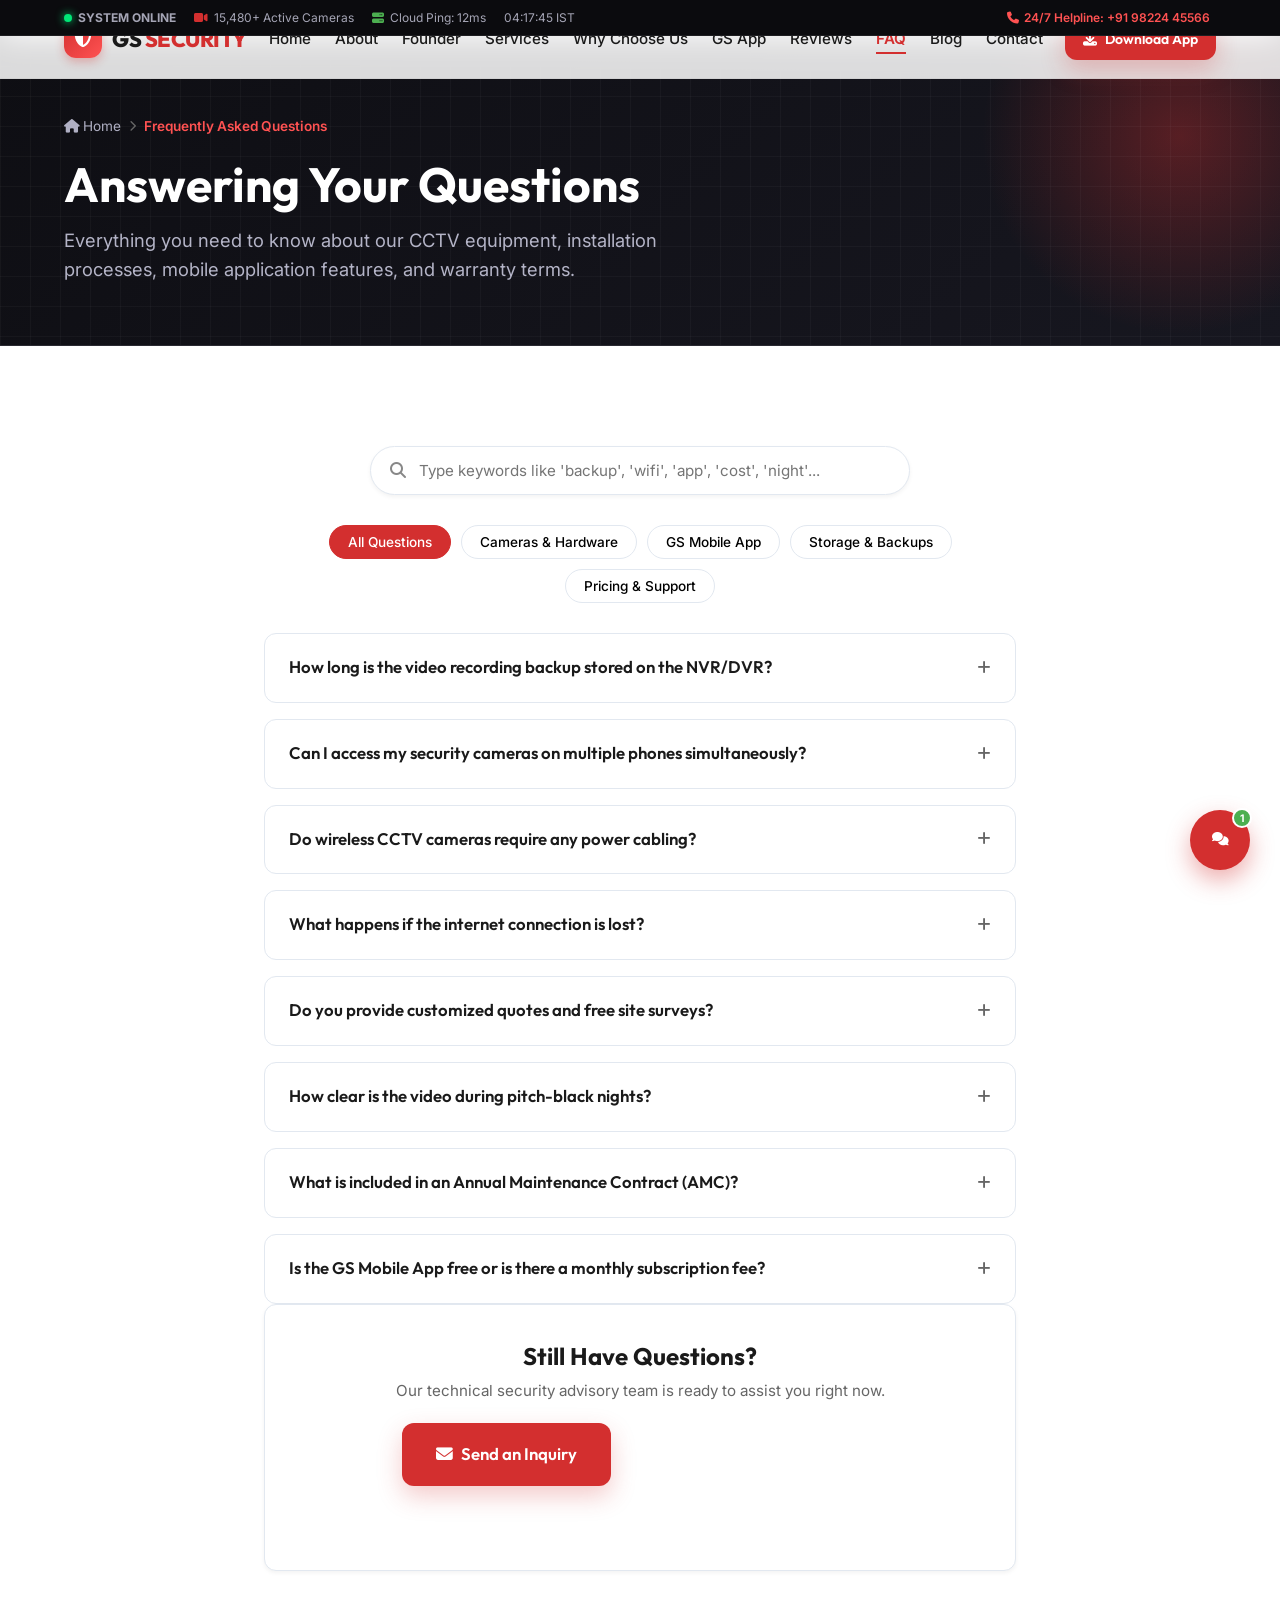
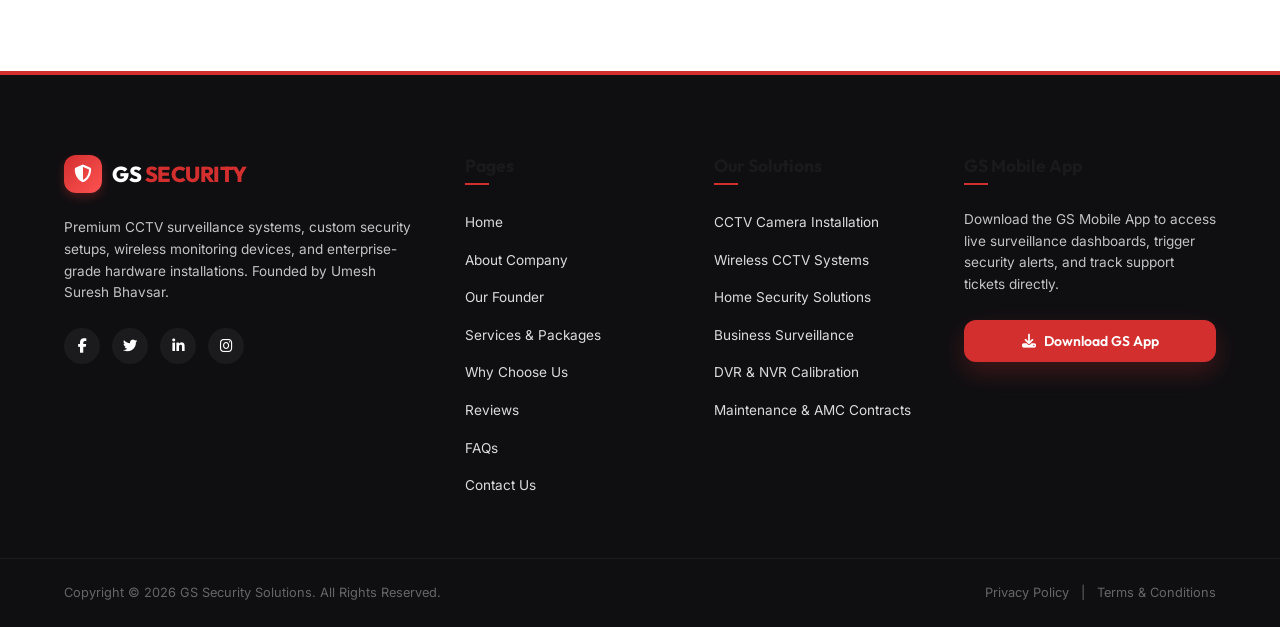
<file: website/pages/faq.html>
<!DOCTYPE html>
<html lang="en">
<head>
    <meta charset="UTF-8">
    <meta name="viewport" content="width=device-width, initial-scale=1.0">
    <title>Frequently Asked Questions | GS Security Solutions</title>
    <meta name="description" content="Get instant answers about CCTV installation, wireless cameras, video backup storage, GS Mobile App setup, warranties, and AMC maintenance packages.">
    
    <!-- Google Fonts & Icons -->
    <link rel="preconnect" href="https://fonts.googleapis.com">
    <link rel="preconnect" href="https://fonts.gstatic.com" crossorigin>
    <link href="https://fonts.googleapis.com/css2?family=Inter:wght@300;400;500;600;700&family=Outfit:wght@400;500;600;700;800&display=swap" rel="stylesheet">
    <link rel="stylesheet" href="https://cdnjs.cloudflare.com/ajax/libs/font-awesome/6.4.0/css/all.min.css">
    
    <!-- Custom CSS -->
    <link rel="stylesheet" href="../style.css">
</head>
<body>

    <!-- System Status Ticker -->
    <div class="system-status-ticker">
        <div class="container ticker-container">
            <div class="ticker-left">
                <span class="ticker-item"><span class="radar-blink"></span> <strong>SYSTEM ONLINE</strong></span>
                <span class="ticker-item"><i class="fa-solid fa-video text-red"></i> 15,480+ Active Cameras</span>
                <span class="ticker-item"><i class="fa-solid fa-server text-green"></i> Cloud Ping: 12ms</span>
                <span class="ticker-item" id="ticker-live-time">12:00:00 IST</span>
            </div>
            <div class="ticker-right">
                <a href="tel:+919822445566" class="ticker-action-btn ticker-emergency-link"><i class="fa-solid fa-phone"></i> 24/7 Helpline: +91 98224 45566</a>
            </div>
        </div>
    </div>

    <!-- Header Navigation -->
    <header class="main-header" id="header">
        <div class="container nav-container">
            <a href="../index.html" class="logo">
                <div class="logo-icon">
                    <i class="fa-solid fa-shield-halved"></i>
                </div>
                <span class="logo-text">GS <span class="text-red">SECURITY</span></span>
            </a>
            
            <nav class="nav-menu" id="navMenu">
                <ul>
                    <li><a href="../index.html" class="nav-link">Home</a></li>
                    <li><a href="about.html" class="nav-link">About</a></li>
                    <li><a href="founder.html" class="nav-link">Founder</a></li>
                    <li><a href="services.html" class="nav-link">Services</a></li>
                    <li><a href="why-choose-us.html" class="nav-link">Why Choose Us</a></li>
                    <li><a href="gs-app.html" class="nav-link">GS App</a></li>
                    <li><a href="reviews.html" class="nav-link">Reviews</a></li>
                    <li><a href="faq.html" class="nav-link active">FAQ</a></li>
                    <li><a href="blog.html" class="nav-link">Blog</a></li>
                    <li><a href="contact.html" class="nav-link">Contact</a></li>
                </ul>
            </nav>

            <div class="nav-actions">
                <a href="gs-app.html" class="btn btn-primary btn-sm btn-header-app">
                    <i class="fa-solid fa-download"></i> <span>Download App</span>
                </a>
                <button class="mobile-nav-toggle" id="mobileNavToggle" aria-label="Toggle Navigation">
                    <span class="bar"></span>
                    <span class="bar"></span>
                    <span class="bar"></span>
                </button>
            </div>
        </div>
    </header>

    <!-- Subpage Banner -->
    <section class="page-banner">
        <div class="page-banner-glow"></div>
        <div class="page-banner-grid"></div>
        <div class="container">
            <div class="breadcrumb-trail">
                <a href="../index.html"><i class="fa-solid fa-house"></i> Home</a>
                <span class="separator"><i class="fa-solid fa-chevron-right"></i></span>
                <span class="current">Frequently Asked Questions</span>
            </div>
            <h1 class="page-banner-title">Answering Your Questions</h1>
            <p class="page-banner-subtitle">Everything you need to know about our CCTV equipment, installation processes, mobile application features, and warranty terms.</p>
        </div>
    </section>

    <main>
        <section class="faq-section section-padding">
            <div class="container faq-container">
                <!-- Live Search Bar -->
                <div class="faq-search-wrapper animate-on-scroll">
                    <i class="fa-solid fa-magnifying-glass faq-search-icon"></i>
                    <input type="text" id="faqSearchInput" class="faq-search-input" placeholder="Type keywords like 'backup', 'wifi', 'app', 'cost', 'night'...">
                </div>

                <!-- Category Filter Pills -->
                <div class="faq-category-pills animate-on-scroll">
                    <button class="faq-pill active" data-cat="all">All Questions</button>
                    <button class="faq-pill" data-cat="hardware">Cameras & Hardware</button>
                    <button class="faq-pill" data-cat="app">GS Mobile App</button>
                    <button class="faq-pill" data-cat="storage">Storage & Backups</button>
                    <button class="faq-pill" data-cat="pricing">Pricing & Support</button>
                </div>

                <!-- FAQ Accordion List -->
                <div class="faq-list animate-on-scroll">
                    <!-- FAQ 1 -->
                    <div class="faq-item" data-cat="storage">
                        <div class="faq-question">
                            <span>How long is the video recording backup stored on the NVR/DVR?</span>
                            <i class="fa-solid fa-plus faq-toggle-icon"></i>
                        </div>
                        <div class="faq-answer">
                            <p>By default, we configure surveillance storage to maintain continuous 24/7 recording for 15 to 30 days depending on the HDD capacity selected (1TB to 8TB+). When storage reaches capacity, the system automatically overwrites the oldest cycle while preserving flagged event clips, or optionally mirrors footage to our secure cloud archive.</p>
                        </div>
                    </div>

                    <!-- FAQ 2 -->
                    <div class="faq-item" data-cat="app">
                        <div class="faq-question">
                            <span>Can I access my security cameras on multiple phones simultaneously?</span>
                            <i class="fa-solid fa-plus faq-toggle-icon"></i>
                        </div>
                        <div class="faq-answer">
                            <p>Yes. You can link multiple smartphones and tablets under your master GS App account. As the primary administrator, you can grant granular permissions to family members, society guards, or shift managers—allowing live viewing without giving access to delete footage or alter camera angles.</p>
                        </div>
                    </div>

                    <!-- FAQ 3 -->
                    <div class="faq-item" data-cat="hardware">
                        <div class="faq-question">
                            <span>Do wireless CCTV cameras require any power cabling?</span>
                            <i class="fa-solid fa-plus faq-toggle-icon"></i>
                        </div>
                        <div class="faq-answer">
                            <p>While wireless cameras transmit their high-definition video data without network cables via Wi-Fi, they still need power. We provide standard plug-in wireless models as well as solar-powered and ultra-low-power battery wireless models that require zero external wires of any kind.</p>
                        </div>
                    </div>

                    <!-- FAQ 4 -->
                    <div class="faq-item" data-cat="storage">
                        <div class="faq-question">
                            <span>What happens if the internet connection is lost?</span>
                            <i class="fa-solid fa-plus faq-toggle-icon"></i>
                        </div>
                        <div class="faq-answer">
                            <p>If your local internet connection drops, the cameras continue recording uninterrupted to the local DVR/NVR hard drives without losing a single frame. Remote mobile monitoring and push notifications will pause temporarily until internet connectivity resumes, upon which historical logs will synchronize automatically.</p>
                        </div>
                    </div>

                    <!-- FAQ 5 -->
                    <div class="faq-item" data-cat="pricing">
                        <div class="faq-question">
                            <span>Do you provide customized quotes and free site surveys?</span>
                            <i class="fa-solid fa-plus faq-toggle-icon"></i>
                        </div>
                        <div class="faq-answer">
                            <p>Absolutely. We conduct free, no-obligation on-site security inspections for residential bungalows, housing societies, corporate offices, and warehouses. Our certified technicians will map out a custom blind-spot blueprint with an itemized budget quote matching your exact requirements.</p>
                        </div>
                    </div>

                    <!-- FAQ 6 -->
                    <div class="faq-item" data-cat="hardware">
                        <div class="faq-question">
                            <span>How clear is the video during pitch-black nights?</span>
                            <i class="fa-solid fa-plus faq-toggle-icon"></i>
                        </div>
                        <div class="faq-answer">
                            <p>We deploy cameras equipped with Sony Starlight optical sensors and Smart Infrared (IR) LEDs capable of illuminating up to 30 to 50 meters in zero-lux complete darkness. We also offer ColorVu full-color night vision cameras that record vivid color video even in faint moonlight.</p>
                        </div>
                    </div>

                    <!-- FAQ 7 -->
                    <div class="faq-item" data-cat="pricing">
                        <div class="faq-question">
                            <span>What is included in an Annual Maintenance Contract (AMC)?</span>
                            <i class="fa-solid fa-plus faq-toggle-icon"></i>
                        </div>
                        <div class="faq-answer">
                            <p>Our AMC plans include quarterly lens cleaning, cable junction weather sealing, DVR/NVR health diagnostics, firmware security updates, and priority on-call technician visits within 24 hours in case of camera dropouts.</p>
                        </div>
                    </div>

                    <!-- FAQ 8 -->
                    <div class="faq-item" data-cat="app">
                        <div class="faq-question">
                            <span>Is the GS Mobile App free or is there a monthly subscription fee?</span>
                            <i class="fa-solid fa-plus faq-toggle-icon"></i>
                        </div>
                        <div class="faq-answer">
                            <p>The core GS Mobile App is 100% free for all GS Security Solutions clients! You get lifetime unlimited live streaming, two-way audio talk, and instant intrusion alerts without any mandatory monthly subscriptions.</p>
                        </div>
                    </div>
                </div>

                <!-- Still Have Questions Callout -->
                <div class="text-center mt-5 animate-on-scroll" style="background:#fff; border:1px solid var(--border-color); border-radius:var(--radius-md); padding:36px; box-shadow:var(--shadow-sm);">
                    <h3 style="font-size: 1.5rem; margin-bottom: 8px;">Still Have Questions?</h3>
                    <p style="color:var(--text-muted); font-size: 0.95rem; margin-bottom: 20px;">Our technical security advisory team is ready to assist you right now.</p>
                    <div class="hero-cta-group" style="justify-content: center;">
                        <a href="contact.html" class="btn btn-primary btn-lg">
                            <i class="fa-solid fa-envelope"></i> Send an Inquiry
                        </a>
                        <a href="tel:+919822445566" class="btn btn-outline btn-lg">
                            <i class="fa-solid fa-phone"></i> Call +91 98224 45566
                        </a>
                    </div>
                </div>
            </div>
        </section>
    </main>

    <!-- Footer Section -->
    <footer class="footer-section">
        <div class="container footer-grid">
            <div class="footer-col footer-about">
                <a href="../index.html" class="logo mb-4">
                    <div class="logo-icon">
                        <i class="fa-solid fa-shield-halved"></i>
                    </div>
                    <span class="logo-text">GS <span class="text-red">SECURITY</span></span>
                </a>
                <p class="footer-text">Premium CCTV surveillance systems, custom security setups, wireless monitoring devices, and enterprise-grade hardware installations. Founded by Umesh Suresh Bhavsar.</p>
                <div class="social-icons">
                    <a href="#social" aria-label="Facebook"><i class="fa-brands fa-facebook-f"></i></a>
                    <a href="#social" aria-label="Twitter"><i class="fa-brands fa-twitter"></i></a>
                    <a href="#social" aria-label="LinkedIn"><i class="fa-brands fa-linkedin-in"></i></a>
                    <a href="#social" aria-label="Instagram"><i class="fa-brands fa-instagram"></i></a>
                </div>
            </div>

            <div class="footer-col">
                <h4 class="footer-title">Pages</h4>
                <ul class="footer-links">
                    <li><a href="../index.html">Home</a></li>
                    <li><a href="about.html">About Company</a></li>
                    <li><a href="founder.html">Our Founder</a></li>
                    <li><a href="services.html">Services & Packages</a></li>
                    <li><a href="why-choose-us.html">Why Choose Us</a></li>
                    <li><a href="reviews.html">Reviews</a></li>
                    <li><a href="faq.html">FAQs</a></li>
                    <li><a href="contact.html">Contact Us</a></li>
                </ul>
            </div>

            <div class="footer-col">
                <h4 class="footer-title">Our Solutions</h4>
                <ul class="footer-links">
                    <li><a href="services.html">CCTV Camera Installation</a></li>
                    <li><a href="services.html">Wireless CCTV Systems</a></li>
                    <li><a href="services.html">Home Security Solutions</a></li>
                    <li><a href="services.html">Business Surveillance</a></li>
                    <li><a href="services.html">DVR & NVR Calibration</a></li>
                    <li><a href="services.html">Maintenance & AMC Contracts</a></li>
                </ul>
            </div>

            <div class="footer-col">
                <h4 class="footer-title">GS Mobile App</h4>
                <p class="footer-text mb-3">Download the GS Mobile App to access live surveillance dashboards, trigger security alerts, and track support tickets directly.</p>
                <a href="gs-app.html" class="btn btn-primary btn-sm btn-block">
                    <i class="fa-solid fa-download"></i> Download GS App
                </a>
            </div>
        </div>

        <div class="footer-bottom">
            <div class="container footer-bottom-flex">
                <p class="copyright-text">Copyright &copy; 2026 GS Security Solutions. All Rights Reserved.</p>
                <div class="footer-legal-links">
                    <a href="#privacy">Privacy Policy</a>
                    <span>|</span>
                    <a href="#terms">Terms & Conditions</a>
                </div>
            </div>
        </div>
    </footer>

    <!-- Interactive Live Chat Widget -->
    <div class="chat-widget" id="chatWidget">
        <button class="chat-toggle-btn" id="chatToggleBtn" aria-label="Open chat support">
            <i class="fa-solid fa-comments comment-icon"></i>
            <i class="fa-solid fa-xmark close-icon"></i>
            <span class="chat-notification-badge" id="chatBadge">1</span>
        </button>
        <div class="chat-box" id="chatBox">
            <div class="chat-box-header">
                <div class="cb-avatar"><i class="fa-solid fa-headset"></i></div>
                <div class="cb-info">
                    <div class="cb-name">GS Security Assistant</div>
                    <div class="cb-status"><span class="chat-green-dot"></span> Online (We respond instantly)</div>
                </div>
            </div>
            <div class="chat-messages" id="chatMessages">
                <div class="message msg-bot">
                    Hello! Got a question not listed in our FAQs? Ask me directly right here!
                </div>
            </div>
            <div class="chat-quick-replies" id="chatQuickReplies">
                <button class="qr-btn" data-reply="CCTV Installation Pricing">CCTV Installation Pricing</button>
                <button class="qr-btn" data-reply="Talk to Umesh Bhavsar">Talk to Umesh Bhavsar</button>
                <button class="qr-btn" data-reply="Download the GS App">Download the GS App</button>
            </div>
            <div class="chat-input-area">
                <input type="text" id="chatInput" placeholder="Type your message...">
                <button id="chatSendBtn" aria-label="Send message"><i class="fa-solid fa-paper-plane"></i></button>
            </div>
        </div>
    </div>

    <!-- Back to Top Button -->
    <button class="back-to-top-btn" id="backToTopBtn" aria-label="Scroll to top">
        <i class="fa-solid fa-arrow-up"></i>
    </button>

    <!-- Custom Script -->
    <script src="../app.js"></script>
</body>
</html>
</file>
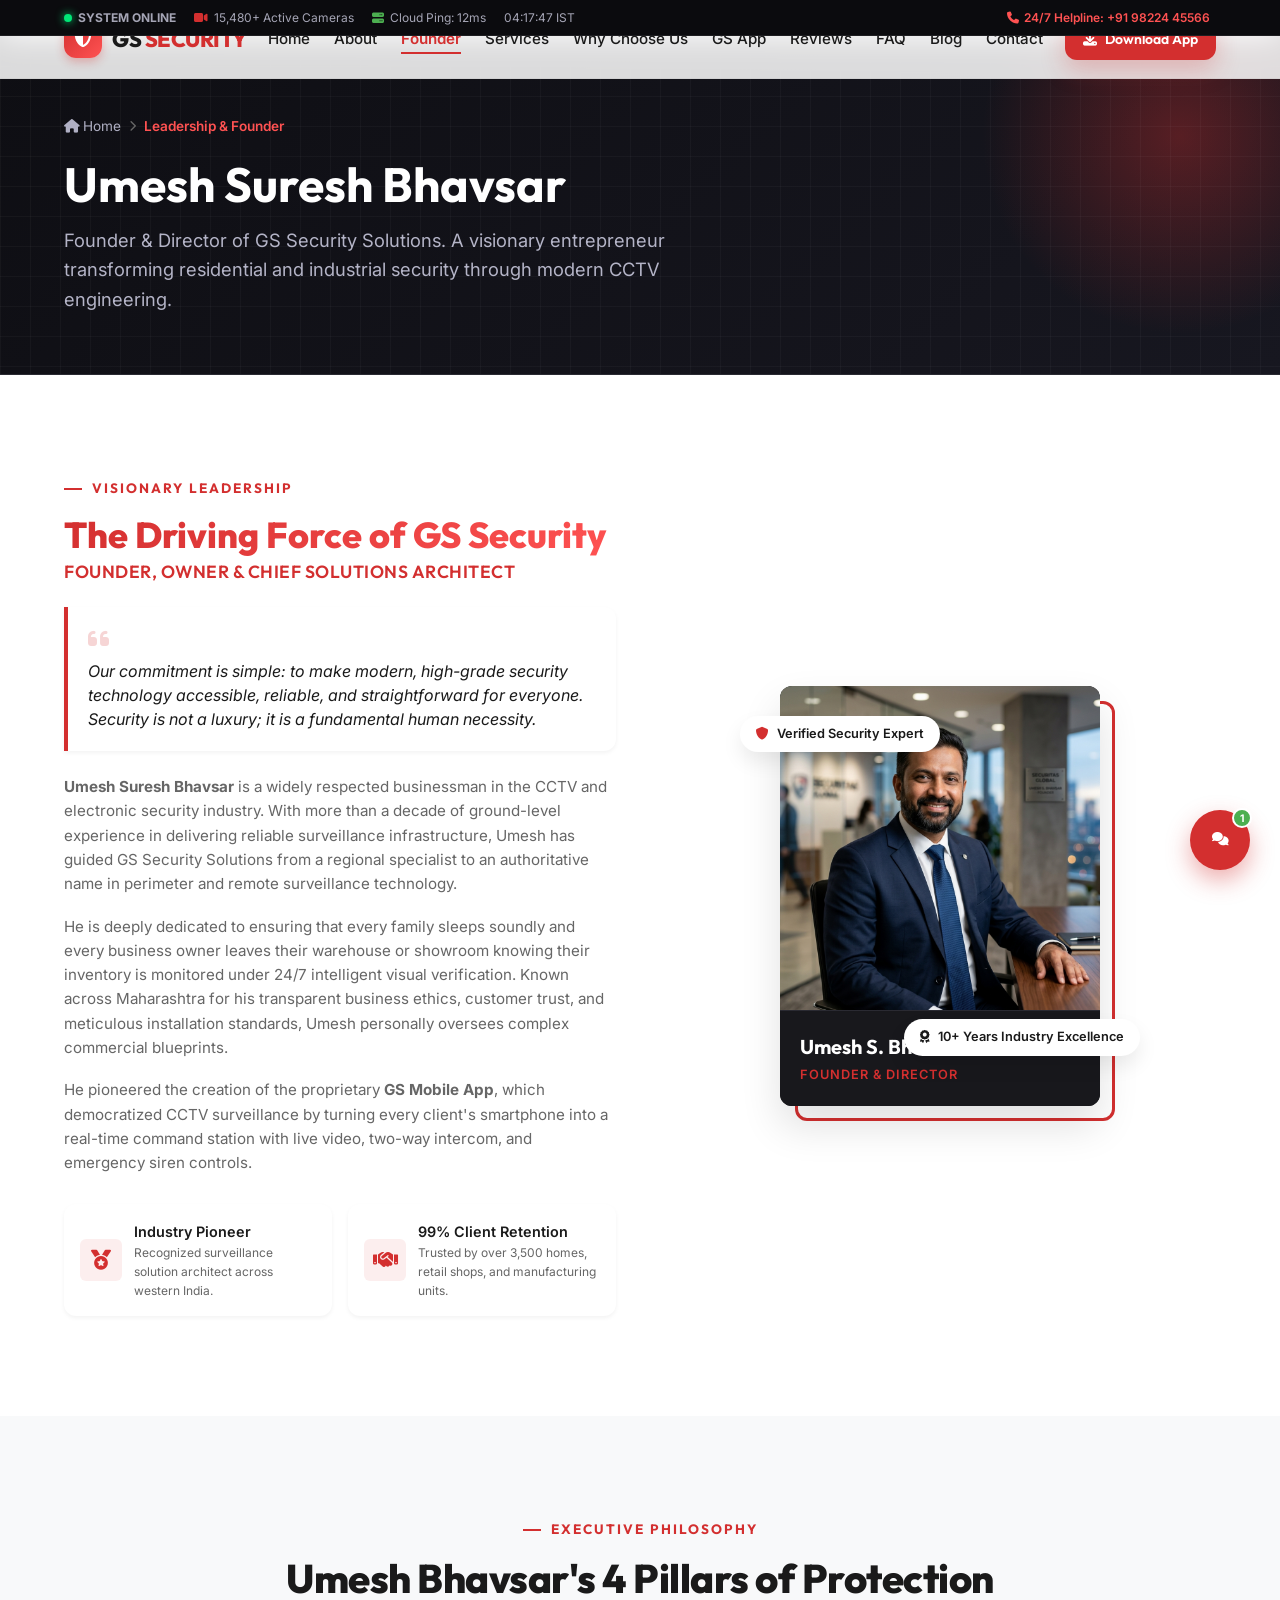
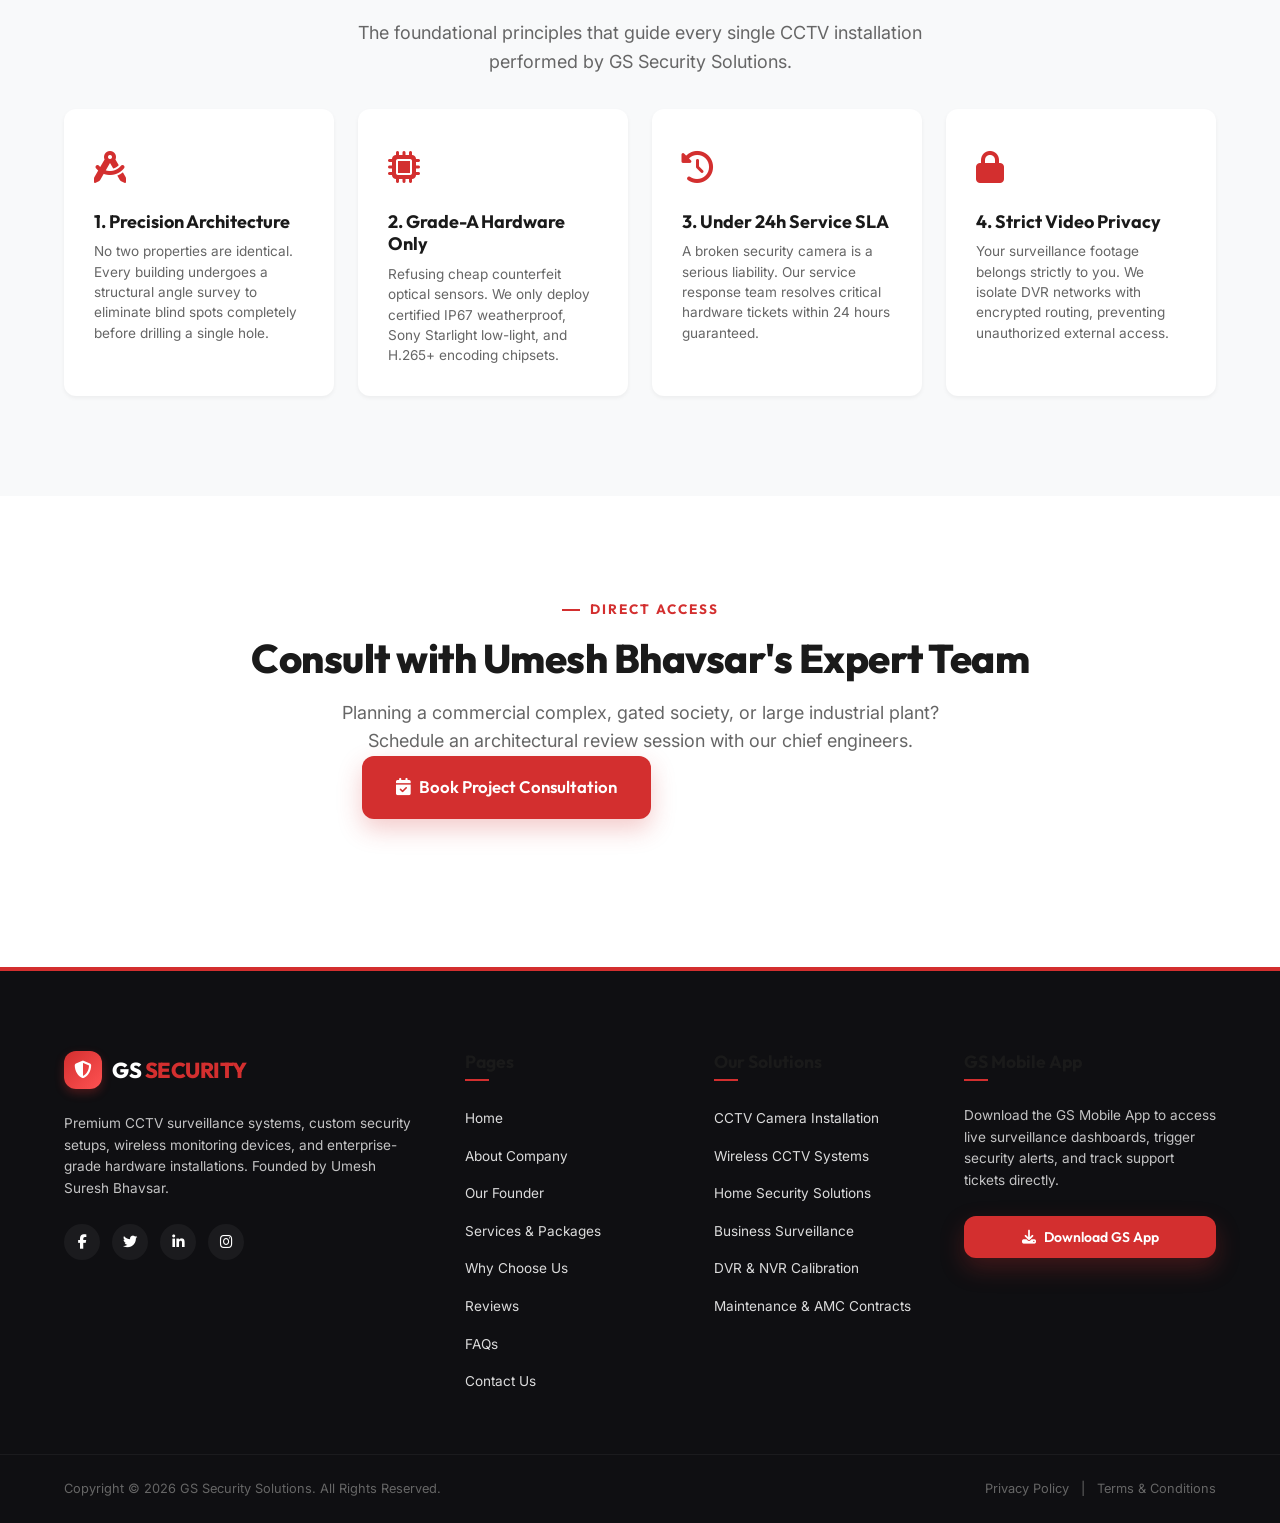
<file: website/pages/founder.html>
<!DOCTYPE html>
<html lang="en">
<head>
    <meta charset="UTF-8">
    <meta name="viewport" content="width=device-width, initial-scale=1.0">
    <title>Founder & Leadership | Umesh Suresh Bhavsar - GS Security Solutions</title>
    <meta name="description" content="Meet Umesh Suresh Bhavsar, Founder and Director of GS Security Solutions. Renowned leader in CCTV surveillance and smart security technology.">
    
    <!-- Google Fonts & Icons -->
    <link rel="preconnect" href="https://fonts.googleapis.com">
    <link rel="preconnect" href="https://fonts.gstatic.com" crossorigin>
    <link href="https://fonts.googleapis.com/css2?family=Inter:wght@300;400;500;600;700&family=Outfit:wght@400;500;600;700;800&display=swap" rel="stylesheet">
    <link rel="stylesheet" href="https://cdnjs.cloudflare.com/ajax/libs/font-awesome/6.4.0/css/all.min.css">
    
    <!-- Custom CSS -->
    <link rel="stylesheet" href="../style.css">
</head>
<body>

    <!-- System Status Ticker -->
    <div class="system-status-ticker">
        <div class="container ticker-container">
            <div class="ticker-left">
                <span class="ticker-item"><span class="radar-blink"></span> <strong>SYSTEM ONLINE</strong></span>
                <span class="ticker-item"><i class="fa-solid fa-video text-red"></i> 15,480+ Active Cameras</span>
                <span class="ticker-item"><i class="fa-solid fa-server text-green"></i> Cloud Ping: 12ms</span>
                <span class="ticker-item" id="ticker-live-time">12:00:00 IST</span>
            </div>
            <div class="ticker-right">
                <a href="tel:+919822445566" class="ticker-action-btn ticker-emergency-link"><i class="fa-solid fa-phone"></i> 24/7 Helpline: +91 98224 45566</a>
            </div>
        </div>
    </div>

    <!-- Header Navigation -->
    <header class="main-header" id="header">
        <div class="container nav-container">
            <a href="../index.html" class="logo">
                <div class="logo-icon">
                    <i class="fa-solid fa-shield-halved"></i>
                </div>
                <span class="logo-text">GS <span class="text-red">SECURITY</span></span>
            </a>
            
            <nav class="nav-menu" id="navMenu">
                <ul>
                    <li><a href="../index.html" class="nav-link">Home</a></li>
                    <li><a href="about.html" class="nav-link">About</a></li>
                    <li><a href="founder.html" class="nav-link active">Founder</a></li>
                    <li><a href="services.html" class="nav-link">Services</a></li>
                    <li><a href="why-choose-us.html" class="nav-link">Why Choose Us</a></li>
                    <li><a href="gs-app.html" class="nav-link">GS App</a></li>
                    <li><a href="reviews.html" class="nav-link">Reviews</a></li>
                    <li><a href="faq.html" class="nav-link">FAQ</a></li>
                    <li><a href="blog.html" class="nav-link">Blog</a></li>
                    <li><a href="contact.html" class="nav-link">Contact</a></li>
                </ul>
            </nav>

            <div class="nav-actions">
                <a href="gs-app.html" class="btn btn-primary btn-sm btn-header-app">
                    <i class="fa-solid fa-download"></i> <span>Download App</span>
                </a>
                <button class="mobile-nav-toggle" id="mobileNavToggle" aria-label="Toggle Navigation">
                    <span class="bar"></span>
                    <span class="bar"></span>
                    <span class="bar"></span>
                </button>
            </div>
        </div>
    </header>

    <!-- Subpage Banner -->
    <section class="page-banner">
        <div class="page-banner-glow"></div>
        <div class="page-banner-grid"></div>
        <div class="container">
            <div class="breadcrumb-trail">
                <a href="../index.html"><i class="fa-solid fa-house"></i> Home</a>
                <span class="separator"><i class="fa-solid fa-chevron-right"></i></span>
                <span class="current">Leadership & Founder</span>
            </div>
            <h1 class="page-banner-title">Umesh Suresh Bhavsar</h1>
            <p class="page-banner-subtitle">Founder & Director of GS Security Solutions. A visionary entrepreneur transforming residential and industrial security through modern CCTV engineering.</p>
        </div>
    </section>

    <main>
        <!-- Founder Profile Section -->
        <section class="owner-section section-padding">
            <div class="container">
                <div class="grid grid-2col items-center gap-5">
                    <div class="owner-bio animate-on-scroll">
                        <div class="section-tag">Visionary Leadership</div>
                        <h2 class="owner-name text-gradient">The Driving Force of GS Security</h2>
                        <h4 class="owner-title">Founder, Owner & Chief Solutions Architect</h4>
                        
                        <div class="owner-quote">
                            <i class="fa-solid fa-quote-left quote-icon"></i>
                            <p>Our commitment is simple: to make modern, high-grade security technology accessible, reliable, and straightforward for everyone. Security is not a luxury; it is a fundamental human necessity.</p>
                        </div>
                        
                        <p class="owner-narrative"><strong>Umesh Suresh Bhavsar</strong> is a widely respected businessman in the CCTV and electronic security industry. With more than a decade of ground-level experience in delivering reliable surveillance infrastructure, Umesh has guided GS Security Solutions from a regional specialist to an authoritative name in perimeter and remote surveillance technology.</p>
                        
                        <p class="owner-narrative">He is deeply dedicated to ensuring that every family sleeps soundly and every business owner leaves their warehouse or showroom knowing their inventory is monitored under 24/7 intelligent visual verification. Known across Maharashtra for his transparent business ethics, customer trust, and meticulous installation standards, Umesh personally oversees complex commercial blueprints.</p>

                        <p class="owner-narrative">He pioneered the creation of the proprietary <strong>GS Mobile App</strong>, which democratized CCTV surveillance by turning every client's smartphone into a real-time command station with live video, two-way intercom, and emergency siren controls.</p>

                        <div class="owner-achievements">
                            <div class="achievement-card">
                                <div class="ach-icon"><i class="fa-solid fa-medal"></i></div>
                                <div class="ach-info">
                                    <span class="ach-title">Industry Pioneer</span>
                                    <span class="ach-desc">Recognized surveillance solution architect across western India.</span>
                                </div>
                            </div>
                            <div class="achievement-card">
                                <div class="ach-icon"><i class="fa-solid fa-handshake"></i></div>
                                <div class="ach-info">
                                    <span class="ach-title">99% Client Retention</span>
                                    <span class="ach-desc">Trusted by over 3,500 homes, retail shops, and manufacturing units.</span>
                                </div>
                            </div>
                        </div>
                    </div>

                    <div class="owner-portrait-container animate-on-scroll">
                        <div class="portrait-frame">
                            <div class="portrait-card">
                                <div class="portrait-photo">
                                    <img src="../assets/owner_portrait.png" alt="Umesh Suresh Bhavsar - GS Security Solutions Owner" class="owner-image">
                                </div>
                                <div class="portrait-info">
                                    <div class="p-name">Umesh S. Bhavsar</div>
                                    <div class="p-designation">Founder & Director</div>
                                </div>
                            </div>
                            
                            <!-- Trust badges floating around portrait -->
                            <div class="floating-badge fb-top">
                                <i class="fa-solid fa-shield text-red"></i>
                                <span>Verified Security Expert</span>
                            </div>
                            <div class="floating-badge fb-bottom">
                                <i class="fa-solid fa-award text-yellow"></i>
                                <span>10+ Years Industry Excellence</span>
                            </div>
                        </div>
                    </div>
                </div>
            </div>
        </section>

        <!-- Leadership Philosophy & Core Pillars -->
        <section class="section-padding bg-light">
            <div class="container">
                <div class="text-center mb-5 animate-on-scroll">
                    <div class="section-tag">Executive Philosophy</div>
                    <h2 class="section-title">Umesh Bhavsar's 4 Pillars of Protection</h2>
                    <p class="section-subtitle">The foundational principles that guide every single CCTV installation performed by GS Security Solutions.</p>
                </div>

                <div class="grid grid-4col gap-3 animate-on-scroll">
                    <div class="why-card">
                        <div class="why-icon text-red"><i class="fa-solid fa-compass-drafting"></i></div>
                        <h3 class="why-title">1. Precision Architecture</h3>
                        <p class="why-text">No two properties are identical. Every building undergoes a structural angle survey to eliminate blind spots completely before drilling a single hole.</p>
                    </div>

                    <div class="why-card">
                        <div class="why-icon text-red"><i class="fa-solid fa-microchip"></i></div>
                        <h3 class="why-title">2. Grade-A Hardware Only</h3>
                        <p class="why-text">Refusing cheap counterfeit optical sensors. We only deploy certified IP67 weatherproof, Sony Starlight low-light, and H.265+ encoding chipsets.</p>
                    </div>

                    <div class="why-card">
                        <div class="why-icon text-red"><i class="fa-solid fa-clock-rotate-left"></i></div>
                        <h3 class="why-title">3. Under 24h Service SLA</h3>
                        <p class="why-text">A broken security camera is a serious liability. Our service response team resolves critical hardware tickets within 24 hours guaranteed.</p>
                    </div>

                    <div class="why-card">
                        <div class="why-icon text-red"><i class="fa-solid fa-lock"></i></div>
                        <h3 class="why-title">4. Strict Video Privacy</h3>
                        <p class="why-text">Your surveillance footage belongs strictly to you. We isolate DVR networks with encrypted routing, preventing unauthorized external access.</p>
                    </div>
                </div>
            </div>
        </section>

        <!-- Direct Consultation CTA with Founder's Team -->
        <section class="section-padding text-center">
            <div class="container animate-on-scroll">
                <div class="section-tag">Direct Access</div>
                <h2 class="section-title mb-3">Consult with Umesh Bhavsar's Expert Team</h2>
                <p class="section-subtitle mb-4">Planning a commercial complex, gated society, or large industrial plant? Schedule an architectural review session with our chief engineers.</p>
                
                <div class="hero-cta-group" style="justify-content: center;">
                    <a href="contact.html" class="btn btn-primary btn-lg">
                        <i class="fa-solid fa-calendar-check"></i> Book Project Consultation
                    </a>
                    <a href="tel:+919822445566" class="btn btn-outline btn-lg">
                        <i class="fa-solid fa-phone"></i> Call +91 98224 45566
                    </a>
                </div>
            </div>
        </section>
    </main>

    <!-- Footer Section -->
    <footer class="footer-section">
        <div class="container footer-grid">
            <div class="footer-col footer-about">
                <a href="../index.html" class="logo mb-4">
                    <div class="logo-icon">
                        <i class="fa-solid fa-shield-halved"></i>
                    </div>
                    <span class="logo-text">GS <span class="text-red">SECURITY</span></span>
                </a>
                <p class="footer-text">Premium CCTV surveillance systems, custom security setups, wireless monitoring devices, and enterprise-grade hardware installations. Founded by Umesh Suresh Bhavsar.</p>
                <div class="social-icons">
                    <a href="#social" aria-label="Facebook"><i class="fa-brands fa-facebook-f"></i></a>
                    <a href="#social" aria-label="Twitter"><i class="fa-brands fa-twitter"></i></a>
                    <a href="#social" aria-label="LinkedIn"><i class="fa-brands fa-linkedin-in"></i></a>
                    <a href="#social" aria-label="Instagram"><i class="fa-brands fa-instagram"></i></a>
                </div>
            </div>

            <div class="footer-col">
                <h4 class="footer-title">Pages</h4>
                <ul class="footer-links">
                    <li><a href="../index.html">Home</a></li>
                    <li><a href="about.html">About Company</a></li>
                    <li><a href="founder.html">Our Founder</a></li>
                    <li><a href="services.html">Services & Packages</a></li>
                    <li><a href="why-choose-us.html">Why Choose Us</a></li>
                    <li><a href="reviews.html">Reviews</a></li>
                    <li><a href="faq.html">FAQs</a></li>
                    <li><a href="contact.html">Contact Us</a></li>
                </ul>
            </div>

            <div class="footer-col">
                <h4 class="footer-title">Our Solutions</h4>
                <ul class="footer-links">
                    <li><a href="services.html">CCTV Camera Installation</a></li>
                    <li><a href="services.html">Wireless CCTV Systems</a></li>
                    <li><a href="services.html">Home Security Solutions</a></li>
                    <li><a href="services.html">Business Surveillance</a></li>
                    <li><a href="services.html">DVR & NVR Calibration</a></li>
                    <li><a href="services.html">Maintenance & AMC Contracts</a></li>
                </ul>
            </div>

            <div class="footer-col">
                <h4 class="footer-title">GS Mobile App</h4>
                <p class="footer-text mb-3">Download the GS Mobile App to access live surveillance dashboards, trigger security alerts, and track support tickets directly.</p>
                <a href="gs-app.html" class="btn btn-primary btn-sm btn-block">
                    <i class="fa-solid fa-download"></i> Download GS App
                </a>
            </div>
        </div>

        <div class="footer-bottom">
            <div class="container footer-bottom-flex">
                <p class="copyright-text">Copyright &copy; 2026 GS Security Solutions. All Rights Reserved.</p>
                <div class="footer-legal-links">
                    <a href="#privacy">Privacy Policy</a>
                    <span>|</span>
                    <a href="#terms">Terms & Conditions</a>
                </div>
            </div>
        </div>
    </footer>

    <!-- Interactive Live Chat Widget -->
    <div class="chat-widget" id="chatWidget">
        <button class="chat-toggle-btn" id="chatToggleBtn" aria-label="Open chat support">
            <i class="fa-solid fa-comments comment-icon"></i>
            <i class="fa-solid fa-xmark close-icon"></i>
            <span class="chat-notification-badge" id="chatBadge">1</span>
        </button>
        <div class="chat-box" id="chatBox">
            <div class="chat-box-header">
                <div class="cb-avatar"><i class="fa-solid fa-headset"></i></div>
                <div class="cb-info">
                    <div class="cb-name">GS Security Assistant</div>
                    <div class="cb-status"><span class="chat-green-dot"></span> Online (We respond instantly)</div>
                </div>
            </div>
            <div class="chat-messages" id="chatMessages">
                <div class="message msg-bot">
                    Hello! I am your automated assistant. Would you like to schedule a consultation with Umesh Bhavsar's engineering team?
                </div>
            </div>
            <div class="chat-quick-replies" id="chatQuickReplies">
                <button class="qr-btn" data-reply="Talk to Umesh Bhavsar">Talk to Umesh Bhavsar</button>
                <button class="qr-btn" data-reply="CCTV Installation Pricing">CCTV Installation Pricing</button>
                <button class="qr-btn" data-reply="Download the GS App">Download the GS App</button>
            </div>
            <div class="chat-input-area">
                <input type="text" id="chatInput" placeholder="Type your message...">
                <button id="chatSendBtn" aria-label="Send message"><i class="fa-solid fa-paper-plane"></i></button>
            </div>
        </div>
    </div>

    <!-- Back to Top Button -->
    <button class="back-to-top-btn" id="backToTopBtn" aria-label="Scroll to top">
        <i class="fa-solid fa-arrow-up"></i>
    </button>

    <!-- Custom Script -->
    <script src="../app.js"></script>
</body>
</html>
</file>
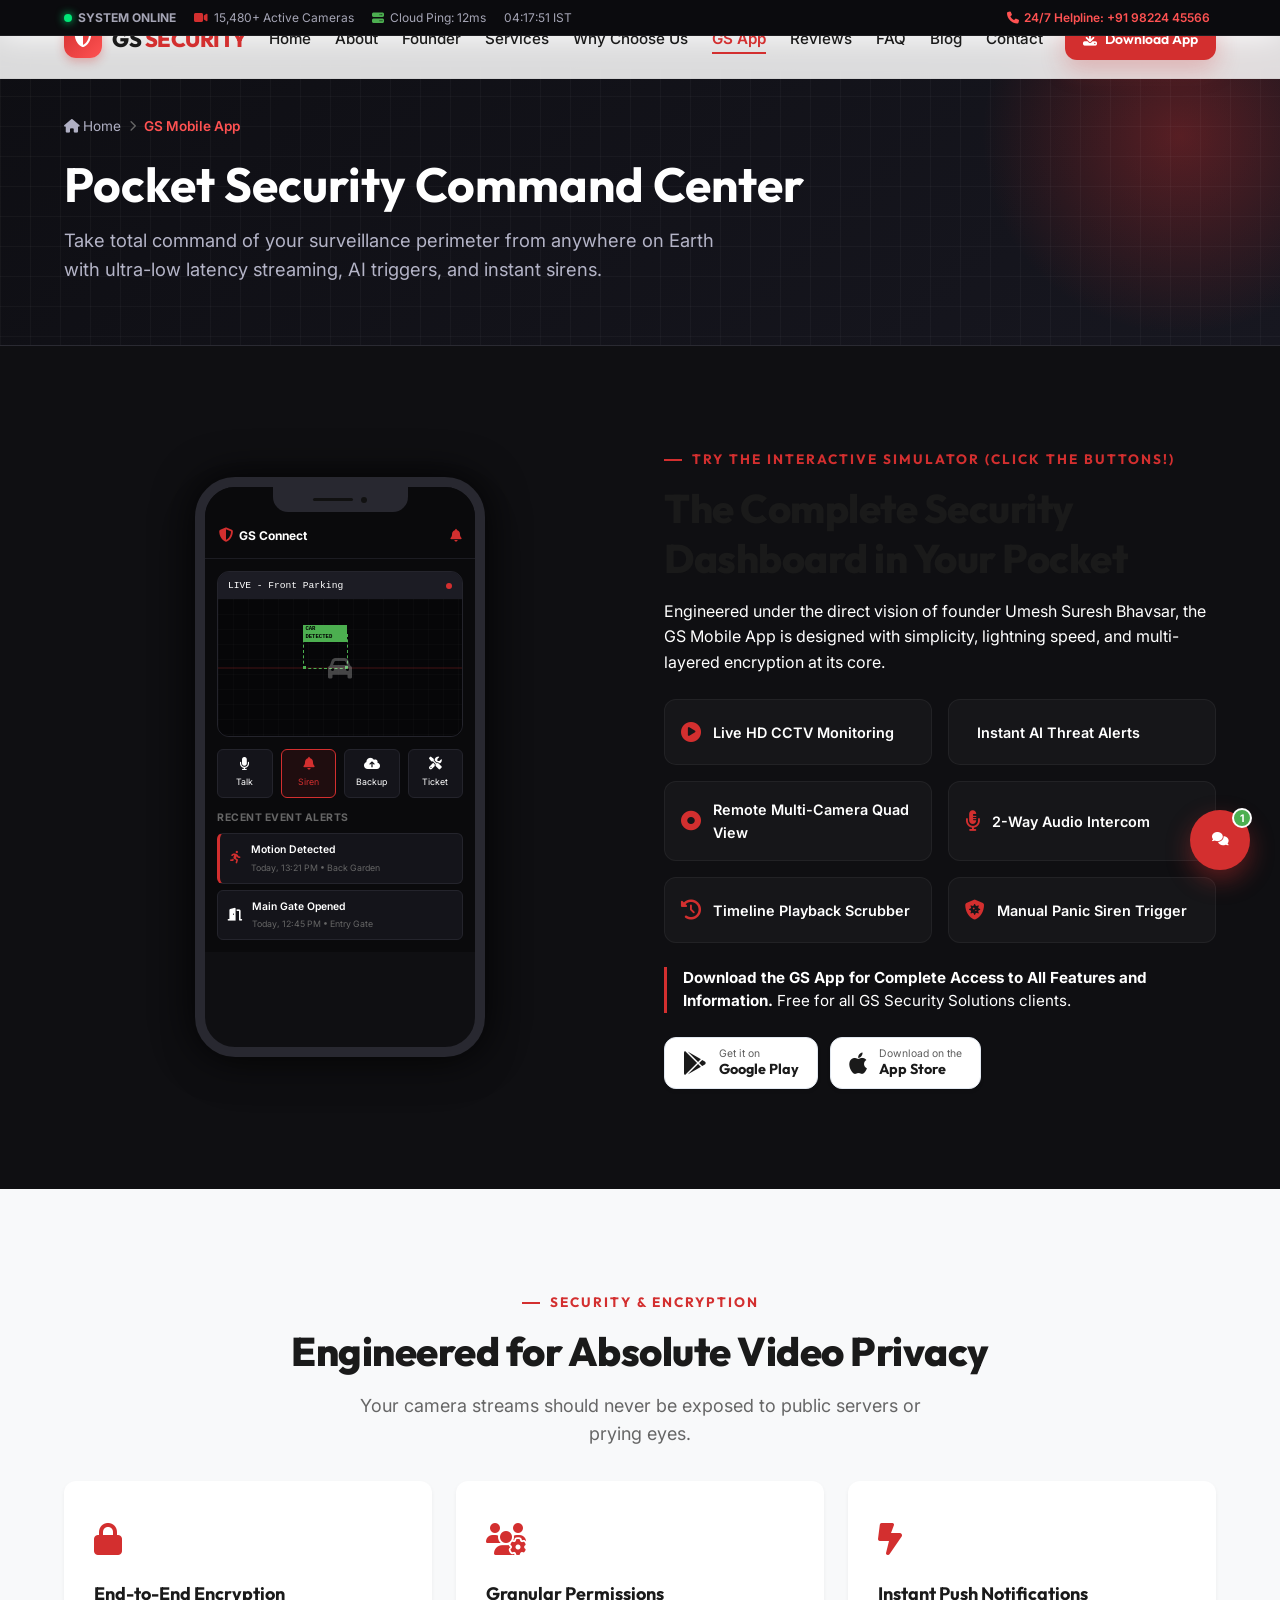
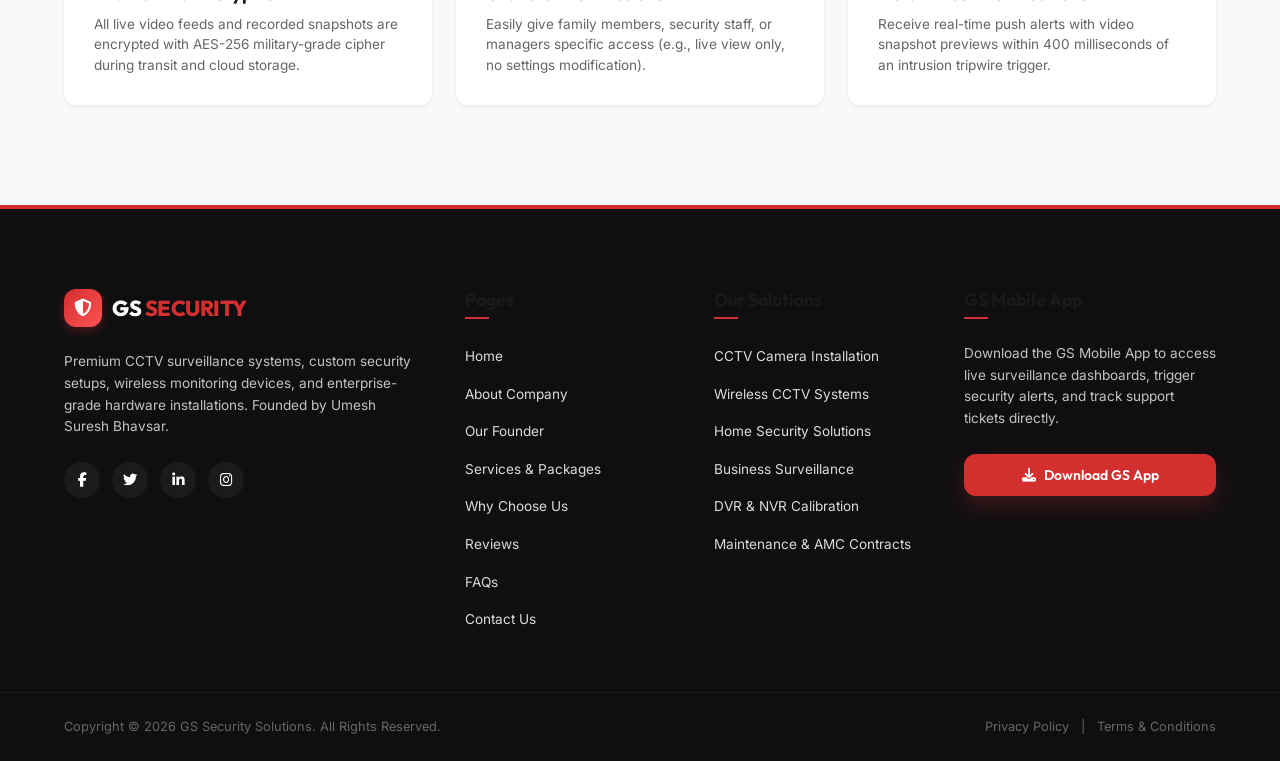
<file: website/pages/gs-app.html>
<!DOCTYPE html>
<html lang="en">
<head>
    <meta charset="UTF-8">
    <meta name="viewport" content="width=device-width, initial-scale=1.0">
    <title>GS Mobile App | Pocket Security Command Center</title>
    <meta name="description" content="Download the GS Mobile App for 24/7 live CCTV monitoring, real-time intrusion push alerts, two-way audio intercom, and emergency siren control anywhere in the world.">
    
    <!-- Google Fonts & Icons -->
    <link rel="preconnect" href="https://fonts.googleapis.com">
    <link rel="preconnect" href="https://fonts.gstatic.com" crossorigin>
    <link href="https://fonts.googleapis.com/css2?family=Inter:wght@300;400;500;600;700&family=Outfit:wght@400;500;600;700;800&display=swap" rel="stylesheet">
    <link rel="stylesheet" href="https://cdnjs.cloudflare.com/ajax/libs/font-awesome/6.4.0/css/all.min.css">
    
    <!-- Custom CSS -->
    <link rel="stylesheet" href="../style.css">
</head>
<body>

    <!-- System Status Ticker -->
    <div class="system-status-ticker">
        <div class="container ticker-container">
            <div class="ticker-left">
                <span class="ticker-item"><span class="radar-blink"></span> <strong>SYSTEM ONLINE</strong></span>
                <span class="ticker-item"><i class="fa-solid fa-video text-red"></i> 15,480+ Active Cameras</span>
                <span class="ticker-item"><i class="fa-solid fa-server text-green"></i> Cloud Ping: 12ms</span>
                <span class="ticker-item" id="ticker-live-time">12:00:00 IST</span>
            </div>
            <div class="ticker-right">
                <a href="tel:+919822445566" class="ticker-action-btn ticker-emergency-link"><i class="fa-solid fa-phone"></i> 24/7 Helpline: +91 98224 45566</a>
            </div>
        </div>
    </div>

    <!-- Header Navigation -->
    <header class="main-header" id="header">
        <div class="container nav-container">
            <a href="../index.html" class="logo">
                <div class="logo-icon">
                    <i class="fa-solid fa-shield-halved"></i>
                </div>
                <span class="logo-text">GS <span class="text-red">SECURITY</span></span>
            </a>
            
            <nav class="nav-menu" id="navMenu">
                <ul>
                    <li><a href="../index.html" class="nav-link">Home</a></li>
                    <li><a href="about.html" class="nav-link">About</a></li>
                    <li><a href="founder.html" class="nav-link">Founder</a></li>
                    <li><a href="services.html" class="nav-link">Services</a></li>
                    <li><a href="why-choose-us.html" class="nav-link">Why Choose Us</a></li>
                    <li><a href="gs-app.html" class="nav-link active">GS App</a></li>
                    <li><a href="reviews.html" class="nav-link">Reviews</a></li>
                    <li><a href="faq.html" class="nav-link">FAQ</a></li>
                    <li><a href="blog.html" class="nav-link">Blog</a></li>
                    <li><a href="contact.html" class="nav-link">Contact</a></li>
                </ul>
            </nav>

            <div class="nav-actions">
                <a href="#download-area" class="btn btn-primary btn-sm btn-header-app">
                    <i class="fa-solid fa-download"></i> <span>Download App</span>
                </a>
                <button class="mobile-nav-toggle" id="mobileNavToggle" aria-label="Toggle Navigation">
                    <span class="bar"></span>
                    <span class="bar"></span>
                    <span class="bar"></span>
                </button>
            </div>
        </div>
    </header>

    <!-- Subpage Banner -->
    <section class="page-banner">
        <div class="page-banner-glow"></div>
        <div class="page-banner-grid"></div>
        <div class="container">
            <div class="breadcrumb-trail">
                <a href="../index.html"><i class="fa-solid fa-house"></i> Home</a>
                <span class="separator"><i class="fa-solid fa-chevron-right"></i></span>
                <span class="current">GS Mobile App</span>
            </div>
            <h1 class="page-banner-title">Pocket Security Command Center</h1>
            <p class="page-banner-subtitle">Take total command of your surveillance perimeter from anywhere on Earth with ultra-low latency streaming, AI triggers, and instant sirens.</p>
        </div>
    </section>

    <main>
        <!-- App Simulator Section -->
        <section class="app-section section-padding">
            <div class="container app-container">
                <div class="grid grid-2col items-center gap-5">
                    <!-- Interactive Phone Mockup -->
                    <div class="app-mockup-container animate-on-scroll">
                        <div class="phone-frame">
                            <div class="phone-screen">
                                <div class="phone-header">
                                    <div class="speaker"></div>
                                    <div class="camera-lens"></div>
                                </div>
                                <div class="phone-content-wrap">
                                    <div class="app-nav">
                                        <div class="app-logo-wrap">
                                            <i class="fa-solid fa-shield-halved text-red"></i>
                                            <span>GS Connect</span>
                                        </div>
                                        <div class="app-user-pic">
                                            <i class="fa-solid fa-bell bell-app text-red"></i>
                                        </div>
                                    </div>
                                    
                                    <div class="app-main-view">
                                        <div class="app-cam-live">
                                            <div class="app-cam-header">
                                                <span>LIVE - Front Parking</span>
                                                <span class="live-rec-dot"></span>
                                            </div>
                                            <div class="app-video-simulation">
                                                <div class="grid-overlay"></div>
                                                <div class="scanline"></div>
                                                <div class="app-car-box">
                                                    <span class="c-left"></span>
                                                    <span class="c-right"></span>
                                                    <span class="c-bleft"></span>
                                                    <span class="c-bright"></span>
                                                    <span class="c-lbl">CAR DETECTED</span>
                                                </div>
                                                <i class="fa-solid fa-car car-icon"></i>
                                            </div>
                                        </div>

                                        <!-- Interactive Phone Quick Actions -->
                                        <div class="app-quick-actions">
                                            <div class="action-btn">
                                                <i class="fa-solid fa-microphone"></i>
                                                <span>Talk</span>
                                            </div>
                                            <div class="action-btn active">
                                                <i class="fa-solid fa-bell"></i>
                                                <span>Siren</span>
                                            </div>
                                            <div class="action-btn">
                                                <i class="fa-solid fa-cloud-arrow-up"></i>
                                                <span>Backup</span>
                                            </div>
                                            <div class="action-btn">
                                                <i class="fa-solid fa-screwdriver-wrench"></i>
                                                <span>Ticket</span>
                                            </div>
                                        </div>

                                        <!-- Live Alert Log -->
                                        <div class="app-alerts">
                                            <div class="alert-title">Recent Event Alerts</div>
                                            <div class="alert-item unread">
                                                <div class="alert-i-icon"><i class="fa-solid fa-person-running text-red"></i></div>
                                                <div class="alert-i-details">
                                                    <div class="alert-heading">Motion Detected</div>
                                                    <div class="alert-time">Today, 13:21 PM • Back Garden</div>
                                                </div>
                                            </div>
                                            <div class="alert-item">
                                                <div class="alert-i-icon"><i class="fa-solid fa-door-open"></i></div>
                                                <div class="alert-i-details">
                                                    <div class="alert-heading">Main Gate Opened</div>
                                                    <div class="alert-time">Today, 12:45 PM • Entry Gate</div>
                                                </div>
                                            </div>
                                        </div>
                                    </div>
                                </div>
                            </div>
                        </div>
                        <div class="glow-effect"></div>
                    </div>

                    <!-- App Features & Details -->
                    <div class="app-content animate-on-scroll">
                        <div class="section-tag text-red">Try The Interactive Simulator (Click The Buttons!)</div>
                        <h2 class="section-title">The Complete Security Dashboard in Your Pocket</h2>
                        <p class="section-description">Engineered under the direct vision of founder Umesh Suresh Bhavsar, the GS Mobile App is designed with simplicity, lightning speed, and multi-layered encryption at its core.</p>
                        
                        <div class="grid grid-2col gap-2 mt-4 mb-4">
                            <div class="app-feature-card">
                                <div class="afc-icon"><i class="fa-solid fa-circle-play"></i></div>
                                <div class="afc-title">Live HD CCTV Monitoring</div>
                            </div>
                            <div class="app-feature-card">
                                <div class="afc-icon"><i class="fa-solid fa-bell-exclamation"></i></div>
                                <div class="afc-title">Instant AI Threat Alerts</div>
                            </div>
                            <div class="app-feature-card">
                                <div class="afc-icon"><i class="fa-solid fa-circle-dot"></i></div>
                                <div class="afc-title">Remote Multi-Camera Quad View</div>
                            </div>
                            <div class="app-feature-card">
                                <div class="afc-icon"><i class="fa-solid fa-microphone-lines"></i></div>
                                <div class="afc-title">2-Way Audio Intercom</div>
                            </div>
                            <div class="app-feature-card">
                                <div class="afc-icon"><i class="fa-solid fa-clock-rotate-left"></i></div>
                                <div class="afc-title">Timeline Playback Scrubber</div>
                            </div>
                            <div class="app-feature-card">
                                <div class="afc-icon"><i class="fa-solid fa-shield-virus"></i></div>
                                <div class="afc-title">Manual Panic Siren Trigger</div>
                            </div>
                        </div>

                        <div class="app-cta-statement" id="download-area">
                            <p><strong>Download the GS App for Complete Access to All Features and Information.</strong> Free for all GS Security Solutions clients.</p>
                        </div>

                        <div class="download-badges">
                            <a href="#download" class="download-badge" onclick="window.showToast('Redirecting to Google Play Store...', 'info'); return false;">
                                <i class="fa-brands fa-google-play"></i>
                                <span>
                                    <small>Get it on</small>
                                    <strong>Google Play</strong>
                                </span>
                            </a>
                            <a href="#download" class="download-badge" onclick="window.showToast('Redirecting to Apple App Store...', 'info'); return false;">
                                <i class="fa-brands fa-apple"></i>
                                <span>
                                    <small>Download on the</small>
                                    <strong>App Store</strong>
                                </span>
                            </a>
                        </div>
                    </div>
                </div>
            </div>
        </section>

        <!-- Technical App Architecture & Privacy -->
        <section class="section-padding bg-light">
            <div class="container">
                <div class="text-center mb-5 animate-on-scroll">
                    <div class="section-tag">Security & Encryption</div>
                    <h2 class="section-title">Engineered for Absolute Video Privacy</h2>
                    <p class="section-subtitle">Your camera streams should never be exposed to public servers or prying eyes.</p>
                </div>

                <div class="grid grid-3col gap-3 animate-on-scroll">
                    <div class="why-card">
                        <div class="why-icon text-red"><i class="fa-solid fa-lock"></i></div>
                        <h3 class="why-title">End-to-End Encryption</h3>
                        <p class="why-text">All live video feeds and recorded snapshots are encrypted with AES-256 military-grade cipher during transit and cloud storage.</p>
                    </div>

                    <div class="why-card">
                        <div class="why-icon text-red"><i class="fa-solid fa-users-gear"></i></div>
                        <h3 class="why-title">Granular Permissions</h3>
                        <p class="why-text">Easily give family members, security staff, or managers specific access (e.g., live view only, no settings modification).</p>
                    </div>

                    <div class="why-card">
                        <div class="why-icon text-red"><i class="fa-solid fa-bolt-lightning"></i></div>
                        <h3 class="why-title">Instant Push Notifications</h3>
                        <p class="why-text">Receive real-time push alerts with video snapshot previews within 400 milliseconds of an intrusion tripwire trigger.</p>
                    </div>
                </div>
            </div>
        </section>
    </main>

    <!-- Footer Section -->
    <footer class="footer-section">
        <div class="container footer-grid">
            <div class="footer-col footer-about">
                <a href="../index.html" class="logo mb-4">
                    <div class="logo-icon">
                        <i class="fa-solid fa-shield-halved"></i>
                    </div>
                    <span class="logo-text">GS <span class="text-red">SECURITY</span></span>
                </a>
                <p class="footer-text">Premium CCTV surveillance systems, custom security setups, wireless monitoring devices, and enterprise-grade hardware installations. Founded by Umesh Suresh Bhavsar.</p>
                <div class="social-icons">
                    <a href="#social" aria-label="Facebook"><i class="fa-brands fa-facebook-f"></i></a>
                    <a href="#social" aria-label="Twitter"><i class="fa-brands fa-twitter"></i></a>
                    <a href="#social" aria-label="LinkedIn"><i class="fa-brands fa-linkedin-in"></i></a>
                    <a href="#social" aria-label="Instagram"><i class="fa-brands fa-instagram"></i></a>
                </div>
            </div>

            <div class="footer-col">
                <h4 class="footer-title">Pages</h4>
                <ul class="footer-links">
                    <li><a href="../index.html">Home</a></li>
                    <li><a href="about.html">About Company</a></li>
                    <li><a href="founder.html">Our Founder</a></li>
                    <li><a href="services.html">Services & Packages</a></li>
                    <li><a href="why-choose-us.html">Why Choose Us</a></li>
                    <li><a href="reviews.html">Reviews</a></li>
                    <li><a href="faq.html">FAQs</a></li>
                    <li><a href="contact.html">Contact Us</a></li>
                </ul>
            </div>

            <div class="footer-col">
                <h4 class="footer-title">Our Solutions</h4>
                <ul class="footer-links">
                    <li><a href="services.html">CCTV Camera Installation</a></li>
                    <li><a href="services.html">Wireless CCTV Systems</a></li>
                    <li><a href="services.html">Home Security Solutions</a></li>
                    <li><a href="services.html">Business Surveillance</a></li>
                    <li><a href="services.html">DVR & NVR Calibration</a></li>
                    <li><a href="services.html">Maintenance & AMC Contracts</a></li>
                </ul>
            </div>

            <div class="footer-col">
                <h4 class="footer-title">GS Mobile App</h4>
                <p class="footer-text mb-3">Download the GS Mobile App to access live surveillance dashboards, trigger security alerts, and track support tickets directly.</p>
                <a href="gs-app.html" class="btn btn-primary btn-sm btn-block">
                    <i class="fa-solid fa-download"></i> Download GS App
                </a>
            </div>
        </div>

        <div class="footer-bottom">
            <div class="container footer-bottom-flex">
                <p class="copyright-text">Copyright &copy; 2026 GS Security Solutions. All Rights Reserved.</p>
                <div class="footer-legal-links">
                    <a href="#privacy">Privacy Policy</a>
                    <span>|</span>
                    <a href="#terms">Terms & Conditions</a>
                </div>
            </div>
        </div>
    </footer>

    <!-- Interactive Live Chat Widget -->
    <div class="chat-widget" id="chatWidget">
        <button class="chat-toggle-btn" id="chatToggleBtn" aria-label="Open chat support">
            <i class="fa-solid fa-comments comment-icon"></i>
            <i class="fa-solid fa-xmark close-icon"></i>
            <span class="chat-notification-badge" id="chatBadge">1</span>
        </button>
        <div class="chat-box" id="chatBox">
            <div class="chat-box-header">
                <div class="cb-avatar"><i class="fa-solid fa-headset"></i></div>
                <div class="cb-info">
                    <div class="cb-name">GS Security Assistant</div>
                    <div class="cb-status"><span class="chat-green-dot"></span> Online (We respond instantly)</div>
                </div>
            </div>
            <div class="chat-messages" id="chatMessages">
                <div class="message msg-bot">
                    Hello! Need help setting up the GS Mobile App or syncing your CCTV cameras to your phone?
                </div>
            </div>
            <div class="chat-quick-replies" id="chatQuickReplies">
                <button class="qr-btn" data-reply="Download the GS App">Download the GS App</button>
                <button class="qr-btn" data-reply="CCTV Installation Pricing">CCTV Installation Pricing</button>
                <button class="qr-btn" data-reply="Talk to Umesh Bhavsar">Talk to Umesh Bhavsar</button>
            </div>
            <div class="chat-input-area">
                <input type="text" id="chatInput" placeholder="Type your message...">
                <button id="chatSendBtn" aria-label="Send message"><i class="fa-solid fa-paper-plane"></i></button>
            </div>
        </div>
    </div>

    <!-- Back to Top Button -->
    <button class="back-to-top-btn" id="backToTopBtn" aria-label="Scroll to top">
        <i class="fa-solid fa-arrow-up"></i>
    </button>

    <!-- Custom Script -->
    <script src="../app.js"></script>
</body>
</html>
</file>
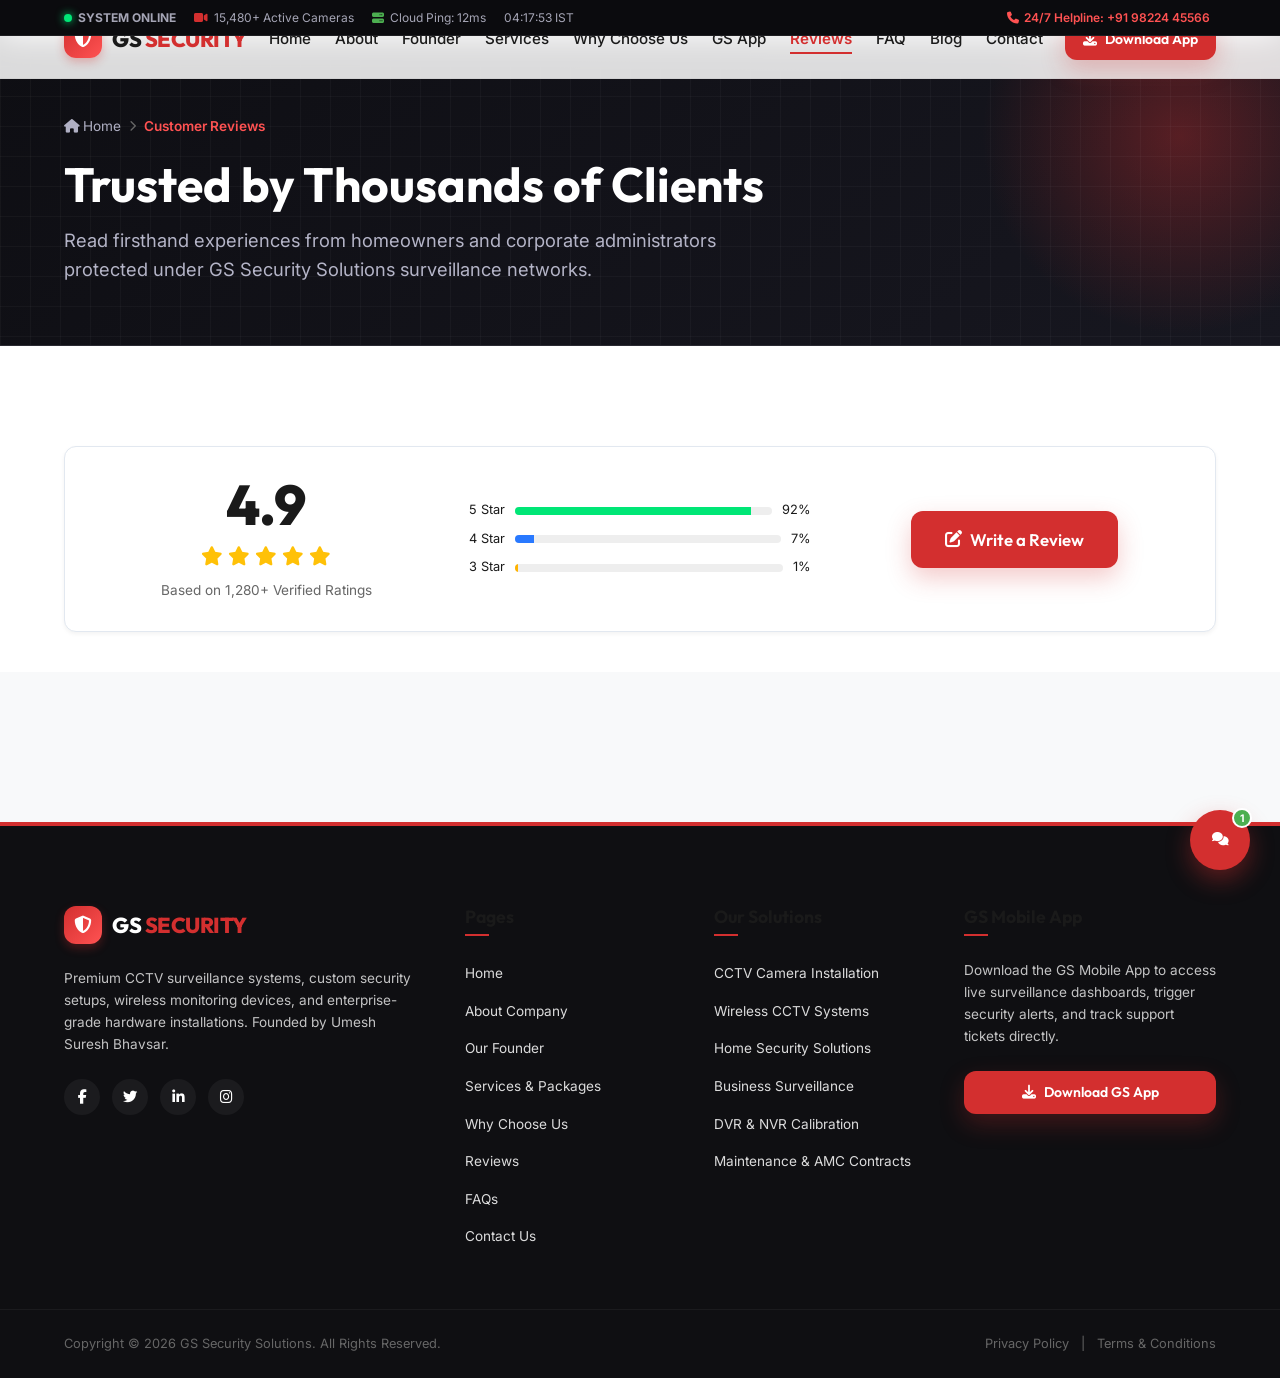
<file: website/pages/reviews.html>
<!DOCTYPE html>
<html lang="en">
<head>
    <meta charset="UTF-8">
    <meta name="viewport" content="width=device-width, initial-scale=1.0">
    <title>Customer Reviews & Testimonials | GS Security Solutions</title>
    <meta name="description" content="Read authentic reviews and ratings from homeowners, retail owners, and industrial managers who trust GS Security Solutions for 24/7 CCTV surveillance.">
    
    <!-- Google Fonts & Icons -->
    <link rel="preconnect" href="https://fonts.googleapis.com">
    <link rel="preconnect" href="https://fonts.gstatic.com" crossorigin>
    <link href="https://fonts.googleapis.com/css2?family=Inter:wght@300;400;500;600;700&family=Outfit:wght@400;500;600;700;800&display=swap" rel="stylesheet">
    <link rel="stylesheet" href="https://cdnjs.cloudflare.com/ajax/libs/font-awesome/6.4.0/css/all.min.css">
    
    <!-- Custom CSS -->
    <link rel="stylesheet" href="../style.css">
</head>
<body>

    <!-- System Status Ticker -->
    <div class="system-status-ticker">
        <div class="container ticker-container">
            <div class="ticker-left">
                <span class="ticker-item"><span class="radar-blink"></span> <strong>SYSTEM ONLINE</strong></span>
                <span class="ticker-item"><i class="fa-solid fa-video text-red"></i> 15,480+ Active Cameras</span>
                <span class="ticker-item"><i class="fa-solid fa-server text-green"></i> Cloud Ping: 12ms</span>
                <span class="ticker-item" id="ticker-live-time">12:00:00 IST</span>
            </div>
            <div class="ticker-right">
                <a href="tel:+919822445566" class="ticker-action-btn ticker-emergency-link"><i class="fa-solid fa-phone"></i> 24/7 Helpline: +91 98224 45566</a>
            </div>
        </div>
    </div>

    <!-- Header Navigation -->
    <header class="main-header" id="header">
        <div class="container nav-container">
            <a href="../index.html" class="logo">
                <div class="logo-icon">
                    <i class="fa-solid fa-shield-halved"></i>
                </div>
                <span class="logo-text">GS <span class="text-red">SECURITY</span></span>
            </a>
            
            <nav class="nav-menu" id="navMenu">
                <ul>
                    <li><a href="../index.html" class="nav-link">Home</a></li>
                    <li><a href="about.html" class="nav-link">About</a></li>
                    <li><a href="founder.html" class="nav-link">Founder</a></li>
                    <li><a href="services.html" class="nav-link">Services</a></li>
                    <li><a href="why-choose-us.html" class="nav-link">Why Choose Us</a></li>
                    <li><a href="gs-app.html" class="nav-link">GS App</a></li>
                    <li><a href="reviews.html" class="nav-link active">Reviews</a></li>
                    <li><a href="faq.html" class="nav-link">FAQ</a></li>
                    <li><a href="blog.html" class="nav-link">Blog</a></li>
                    <li><a href="contact.html" class="nav-link">Contact</a></li>
                </ul>
            </nav>

            <div class="nav-actions">
                <a href="gs-app.html" class="btn btn-primary btn-sm btn-header-app">
                    <i class="fa-solid fa-download"></i> <span>Download App</span>
                </a>
                <button class="mobile-nav-toggle" id="mobileNavToggle" aria-label="Toggle Navigation">
                    <span class="bar"></span>
                    <span class="bar"></span>
                    <span class="bar"></span>
                </button>
            </div>
        </div>
    </header>

    <!-- Subpage Banner -->
    <section class="page-banner">
        <div class="page-banner-glow"></div>
        <div class="page-banner-grid"></div>
        <div class="container">
            <div class="breadcrumb-trail">
                <a href="../index.html"><i class="fa-solid fa-house"></i> Home</a>
                <span class="separator"><i class="fa-solid fa-chevron-right"></i></span>
                <span class="current">Customer Reviews</span>
            </div>
            <h1 class="page-banner-title">Trusted by Thousands of Clients</h1>
            <p class="page-banner-subtitle">Read firsthand experiences from homeowners and corporate administrators protected under GS Security Solutions surveillance networks.</p>
        </div>
    </section>

    <main>
        <!-- Rating Overview Bar -->
        <section class="section-padding" style="padding-bottom: 40px;">
            <div class="container">
                <div class="grid grid-3col items-center gap-4 animate-on-scroll" style="background:#fff; border:1px solid var(--border-color); border-radius:var(--radius-md); padding:30px; box-shadow:var(--shadow-sm);">
                    <div style="text-align: center;">
                        <div style="font-size: 3.5rem; font-weight: 800; font-family: var(--font-heading); color: var(--text-dark); line-height: 1;">4.9</div>
                        <div class="testimonial-rating" style="font-size: 1.2rem; margin: 8px 0;">
                            <i class="fa-solid fa-star"></i>
                            <i class="fa-solid fa-star"></i>
                            <i class="fa-solid fa-star"></i>
                            <i class="fa-solid fa-star"></i>
                            <i class="fa-solid fa-star"></i>
                        </div>
                        <div style="font-size: 0.85rem; color: var(--text-muted);">Based on 1,280+ Verified Ratings</div>
                    </div>

                    <div style="display: flex; flex-direction: column; gap: 8px;">
                        <div style="display: flex; align-items: center; gap: 10px; font-size: 0.8rem;">
                            <span>5 Star</span>
                            <div style="flex-grow: 1; height: 8px; background: #eee; border-radius: 4px; overflow: hidden;">
                                <div style="width: 92%; height: 100%; background: #00E676;"></div>
                            </div>
                            <span>92%</span>
                        </div>
                        <div style="display: flex; align-items: center; gap: 10px; font-size: 0.8rem;">
                            <span>4 Star</span>
                            <div style="flex-grow: 1; height: 8px; background: #eee; border-radius: 4px; overflow: hidden;">
                                <div style="width: 7%; height: 100%; background: #2979FF;"></div>
                            </div>
                            <span>7%</span>
                        </div>
                        <div style="display: flex; align-items: center; gap: 10px; font-size: 0.8rem;">
                            <span>3 Star</span>
                            <div style="flex-grow: 1; height: 8px; background: #eee; border-radius: 4px; overflow: hidden;">
                                <div style="width: 1%; height: 100%; background: #FFB300;"></div>
                            </div>
                            <span>1%</span>
                        </div>
                    </div>

                    <div style="text-align: center;">
                        <button class="btn btn-primary btn-lg" id="openReviewModalBtn">
                            <i class="fa-solid fa-pen-to-square"></i> Write a Review
                        </button>
                    </div>
                </div>
            </div>
        </section>

        <!-- All Reviews Grid -->
        <section class="section-padding bg-light" style="padding-top: 50px;">
            <div class="container">
                <div class="grid grid-3col gap-4 animate-on-scroll" id="allReviewsGrid">
                    <!-- Review 1 -->
                    <div class="testimonial-slide" style="background:#fff; border-radius:var(--radius-md); padding:30px; border:1px solid var(--border-color); box-shadow:var(--shadow-sm); display:flex; flex-direction:column; justify-content:space-between;">
                        <div>
                            <div class="testimonial-rating mb-3">
                                <i class="fa-solid fa-star"></i>
                                <i class="fa-solid fa-star"></i>
                                <i class="fa-solid fa-star"></i>
                                <i class="fa-solid fa-star"></i>
                                <i class="fa-solid fa-star"></i>
                            </div>
                            <p class="testimonial-quote mb-4">"GS Security Solutions installed a full 8-camera setup at our logistics warehouse in Nashik. The clarity of the 4K feeds and the automated night intrusion alert is incredible. Umesh's team was highly professional and finished neatly in a single day!"</p>
                        </div>
                        <div class="testimonial-author">
                            <div class="author-avatar"><i class="fa-solid fa-user-tie"></i></div>
                            <div class="author-info">
                                <div class="author-name">Rajesh Patil</div>
                                <div class="author-title">Operations Director, Patil Logistics</div>
                            </div>
                        </div>
                    </div>

                    <!-- Review 2 -->
                    <div class="testimonial-slide" style="background:#fff; border-radius:var(--radius-md); padding:30px; border:1px solid var(--border-color); box-shadow:var(--shadow-sm); display:flex; flex-direction:column; justify-content:space-between;">
                        <div>
                            <div class="testimonial-rating mb-3">
                                <i class="fa-solid fa-star"></i>
                                <i class="fa-solid fa-star"></i>
                                <i class="fa-solid fa-star"></i>
                                <i class="fa-solid fa-star"></i>
                                <i class="fa-solid fa-star"></i>
                            </div>
                            <p class="testimonial-quote mb-4">"We installed the smart home wireless camera package. Now my husband and I can easily monitor our children playing in the backyard using the GS App. Setting it up on both our phones took less than 2 minutes and there are zero messy wires!"</p>
                        </div>
                        <div class="testimonial-author">
                            <div class="author-avatar"><i class="fa-solid fa-user-large"></i></div>
                            <div class="author-info">
                                <div class="author-name">Meera Joshi</div>
                                <div class="author-title">Homeowner, Gangapur Road, Nashik</div>
                            </div>
                        </div>
                    </div>

                    <!-- Review 3 -->
                    <div class="testimonial-slide" style="background:#fff; border-radius:var(--radius-md); padding:30px; border:1px solid var(--border-color); box-shadow:var(--shadow-sm); display:flex; flex-direction:column; justify-content:space-between;">
                        <div>
                            <div class="testimonial-rating mb-3">
                                <i class="fa-solid fa-star"></i>
                                <i class="fa-solid fa-star"></i>
                                <i class="fa-solid fa-star"></i>
                                <i class="fa-solid fa-star"></i>
                                <i class="fa-solid fa-star-half-stroke"></i>
                            </div>
                            <p class="testimonial-quote mb-4">"Their annual maintenance package is fantastic. Whenever there's an issue with a camera angle or video needs archiving, their customer support responds instantly. The NVR storage is huge, giving us complete peace of mind."</p>
                        </div>
                        <div class="testimonial-author">
                            <div class="author-avatar"><i class="fa-solid fa-user-ninja"></i></div>
                            <div class="author-info">
                                <div class="author-name">Suresh Deshmukh</div>
                                <div class="author-title">Store Owner, Deshmukh Sweets</div>
                            </div>
                        </div>
                    </div>

                    <!-- Review 4 -->
                    <div class="testimonial-slide" style="background:#fff; border-radius:var(--radius-md); padding:30px; border:1px solid var(--border-color); box-shadow:var(--shadow-sm); display:flex; flex-direction:column; justify-content:space-between;">
                        <div>
                            <div class="testimonial-rating mb-3">
                                <i class="fa-solid fa-star"></i>
                                <i class="fa-solid fa-star"></i>
                                <i class="fa-solid fa-star"></i>
                                <i class="fa-solid fa-star"></i>
                                <i class="fa-solid fa-star"></i>
                            </div>
                            <p class="testimonial-quote mb-4">"We run a 24-hour pharmaceutical storage unit. GS Security set up thermal and motion tracking cameras with automatic sirens. Their team's technical knowledge and Umesh Bhavsar's personal guarantee made all the difference."</p>
                        </div>
                        <div class="testimonial-author">
                            <div class="author-avatar"><i class="fa-solid fa-user-doctor"></i></div>
                            <div class="author-info">
                                <div class="author-name">Dr. Vikram Kulkarni</div>
                                <div class="author-title">Director, Kulkarni Pharma Labs</div>
                            </div>
                        </div>
                    </div>

                    <!-- Review 5 -->
                    <div class="testimonial-slide" style="background:#fff; border-radius:var(--radius-md); padding:30px; border:1px solid var(--border-color); box-shadow:var(--shadow-sm); display:flex; flex-direction:column; justify-content:space-between;">
                        <div>
                            <div class="testimonial-rating mb-3">
                                <i class="fa-solid fa-star"></i>
                                <i class="fa-solid fa-star"></i>
                                <i class="fa-solid fa-star"></i>
                                <i class="fa-solid fa-star"></i>
                                <i class="fa-solid fa-star"></i>
                            </div>
                            <p class="testimonial-quote mb-4">"Very clean installation. Conduits were neatly concealed behind moldings so our interior design was untouched. The mobile app interface is super fluid and the two-way speaker works like a charm for parcel deliveries."</p>
                        </div>
                        <div class="testimonial-author">
                            <div class="author-avatar"><i class="fa-solid fa-user-check"></i></div>
                            <div class="author-info">
                                <div class="author-name">Pooja Sharma</div>
                                <div class="author-title">Villa Resident, Nashik</div>
                            </div>
                        </div>
                    </div>

                    <!-- Review 6 -->
                    <div class="testimonial-slide" style="background:#fff; border-radius:var(--radius-md); padding:30px; border:1px solid var(--border-color); box-shadow:var(--shadow-sm); display:flex; flex-direction:column; justify-content:space-between;">
                        <div>
                            <div class="testimonial-rating mb-3">
                                <i class="fa-solid fa-star"></i>
                                <i class="fa-solid fa-star"></i>
                                <i class="fa-solid fa-star"></i>
                                <i class="fa-solid fa-star"></i>
                                <i class="fa-solid fa-star"></i>
                            </div>
                            <p class="testimonial-quote mb-4">"We manage a residential gated society of 120 flats. GS Security planned 32 IP cameras covering all gates, parking basements, and lifts. Their AMC response time is under 4 hours whenever needed!"</p>
                        </div>
                        <div class="testimonial-author">
                            <div class="author-avatar"><i class="fa-solid fa-building-user"></i></div>
                            <div class="author-info">
                                <div class="author-name">Amitabh Gokhale</div>
                                <div class="author-title">Society Secretary, Green Acres CHS</div>
                            </div>
                        </div>
                    </div>
                </div>
            </div>
        </section>
    </main>

    <!-- Interactive Review Modal -->
    <div class="modal-overlay" id="reviewModalOverlay">
        <div class="review-modal-box">
            <button class="modal-close-btn" id="closeReviewModalBtn" aria-label="Close modal"><i class="fa-solid fa-xmark"></i></button>
            <h3 style="font-size: 1.4rem; margin-bottom: 6px;">Share Your GS Security Experience</h3>
            <p style="font-size: 0.85rem; color: var(--text-muted); margin-bottom: 20px;">Your feedback helps us continuously elevate our surveillance quality.</p>
            
            <form id="reviewForm">
                <div class="form-group mb-3">
                    <label style="font-size: 0.85rem; font-weight: 600;">Overall Rating *</label>
                    <div class="star-rating-select" id="starRatingSelect">
                        <i class="fa-solid fa-star active" data-star="1"></i>
                        <i class="fa-solid fa-star active" data-star="2"></i>
                        <i class="fa-solid fa-star active" data-star="3"></i>
                        <i class="fa-solid fa-star active" data-star="4"></i>
                        <i class="fa-solid fa-star active" data-star="5"></i>
                    </div>
                </div>

                <div class="form-group mb-3">
                    <label for="r_name" style="font-size: 0.85rem; font-weight: 600;">Full Name *</label>
                    <input type="text" id="r_name" required placeholder="e.g. Ramesh Kulkarni" style="width:100%; padding:10px 14px; border:1px solid var(--border-color); border-radius:var(--radius-sm);">
                </div>

                <div class="form-group mb-3">
                    <label for="r_role" style="font-size: 0.85rem; font-weight: 600;">Designation / Location</label>
                    <input type="text" id="r_role" placeholder="e.g. Homeowner, Nashik" style="width:100%; padding:10px 14px; border:1px solid var(--border-color); border-radius:var(--radius-sm);">
                </div>

                <div class="form-group mb-4">
                    <label for="r_comment" style="font-size: 0.85rem; font-weight: 600;">Your Review *</label>
                    <textarea id="r_comment" required rows="4" placeholder="Tell us about the installation, app performance, and support..." style="width:100%; padding:10px 14px; border:1px solid var(--border-color); border-radius:var(--radius-sm);"></textarea>
                </div>

                <button type="submit" class="btn btn-primary btn-block">
                    <i class="fa-solid fa-paper-plane"></i> Submit Verified Review
                </button>
            </form>
        </div>
    </div>

    <!-- Footer Section -->
    <footer class="footer-section">
        <div class="container footer-grid">
            <div class="footer-col footer-about">
                <a href="../index.html" class="logo mb-4">
                    <div class="logo-icon">
                        <i class="fa-solid fa-shield-halved"></i>
                    </div>
                    <span class="logo-text">GS <span class="text-red">SECURITY</span></span>
                </a>
                <p class="footer-text">Premium CCTV surveillance systems, custom security setups, wireless monitoring devices, and enterprise-grade hardware installations. Founded by Umesh Suresh Bhavsar.</p>
                <div class="social-icons">
                    <a href="#social" aria-label="Facebook"><i class="fa-brands fa-facebook-f"></i></a>
                    <a href="#social" aria-label="Twitter"><i class="fa-brands fa-twitter"></i></a>
                    <a href="#social" aria-label="LinkedIn"><i class="fa-brands fa-linkedin-in"></i></a>
                    <a href="#social" aria-label="Instagram"><i class="fa-brands fa-instagram"></i></a>
                </div>
            </div>

            <div class="footer-col">
                <h4 class="footer-title">Pages</h4>
                <ul class="footer-links">
                    <li><a href="../index.html">Home</a></li>
                    <li><a href="about.html">About Company</a></li>
                    <li><a href="founder.html">Our Founder</a></li>
                    <li><a href="services.html">Services & Packages</a></li>
                    <li><a href="why-choose-us.html">Why Choose Us</a></li>
                    <li><a href="reviews.html">Reviews</a></li>
                    <li><a href="faq.html">FAQs</a></li>
                    <li><a href="contact.html">Contact Us</a></li>
                </ul>
            </div>

            <div class="footer-col">
                <h4 class="footer-title">Our Solutions</h4>
                <ul class="footer-links">
                    <li><a href="services.html">CCTV Camera Installation</a></li>
                    <li><a href="services.html">Wireless CCTV Systems</a></li>
                    <li><a href="services.html">Home Security Solutions</a></li>
                    <li><a href="services.html">Business Surveillance</a></li>
                    <li><a href="services.html">DVR & NVR Calibration</a></li>
                    <li><a href="services.html">Maintenance & AMC Contracts</a></li>
                </ul>
            </div>

            <div class="footer-col">
                <h4 class="footer-title">GS Mobile App</h4>
                <p class="footer-text mb-3">Download the GS Mobile App to access live surveillance dashboards, trigger security alerts, and track support tickets directly.</p>
                <a href="gs-app.html" class="btn btn-primary btn-sm btn-block">
                    <i class="fa-solid fa-download"></i> Download GS App
                </a>
            </div>
        </div>

        <div class="footer-bottom">
            <div class="container footer-bottom-flex">
                <p class="copyright-text">Copyright &copy; 2026 GS Security Solutions. All Rights Reserved.</p>
                <div class="footer-legal-links">
                    <a href="#privacy">Privacy Policy</a>
                    <span>|</span>
                    <a href="#terms">Terms & Conditions</a>
                </div>
            </div>
        </div>
    </footer>

    <!-- Interactive Live Chat Widget -->
    <div class="chat-widget" id="chatWidget">
        <button class="chat-toggle-btn" id="chatToggleBtn" aria-label="Open chat support">
            <i class="fa-solid fa-comments comment-icon"></i>
            <i class="fa-solid fa-xmark close-icon"></i>
            <span class="chat-notification-badge" id="chatBadge">1</span>
        </button>
        <div class="chat-box" id="chatBox">
            <div class="chat-box-header">
                <div class="cb-avatar"><i class="fa-solid fa-headset"></i></div>
                <div class="cb-info">
                    <div class="cb-name">GS Security Assistant</div>
                    <div class="cb-status"><span class="chat-green-dot"></span> Online (We respond instantly)</div>
                </div>
            </div>
            <div class="chat-messages" id="chatMessages">
                <div class="message msg-bot">
                    Hello! Welcome to our customer reviews page. Have questions about our service quality or want to hear more references?
                </div>
            </div>
            <div class="chat-quick-replies" id="chatQuickReplies">
                <button class="qr-btn" data-reply="CCTV Installation Pricing">CCTV Installation Pricing</button>
                <button class="qr-btn" data-reply="Talk to Umesh Bhavsar">Talk to Umesh Bhavsar</button>
                <button class="qr-btn" data-reply="Download the GS App">Download the GS App</button>
            </div>
            <div class="chat-input-area">
                <input type="text" id="chatInput" placeholder="Type your message...">
                <button id="chatSendBtn" aria-label="Send message"><i class="fa-solid fa-paper-plane"></i></button>
            </div>
        </div>
    </div>

    <!-- Back to Top Button -->
    <button class="back-to-top-btn" id="backToTopBtn" aria-label="Scroll to top">
        <i class="fa-solid fa-arrow-up"></i>
    </button>

    <!-- Custom Script -->
    <script src="../app.js"></script>
</body>
</html>
</file>
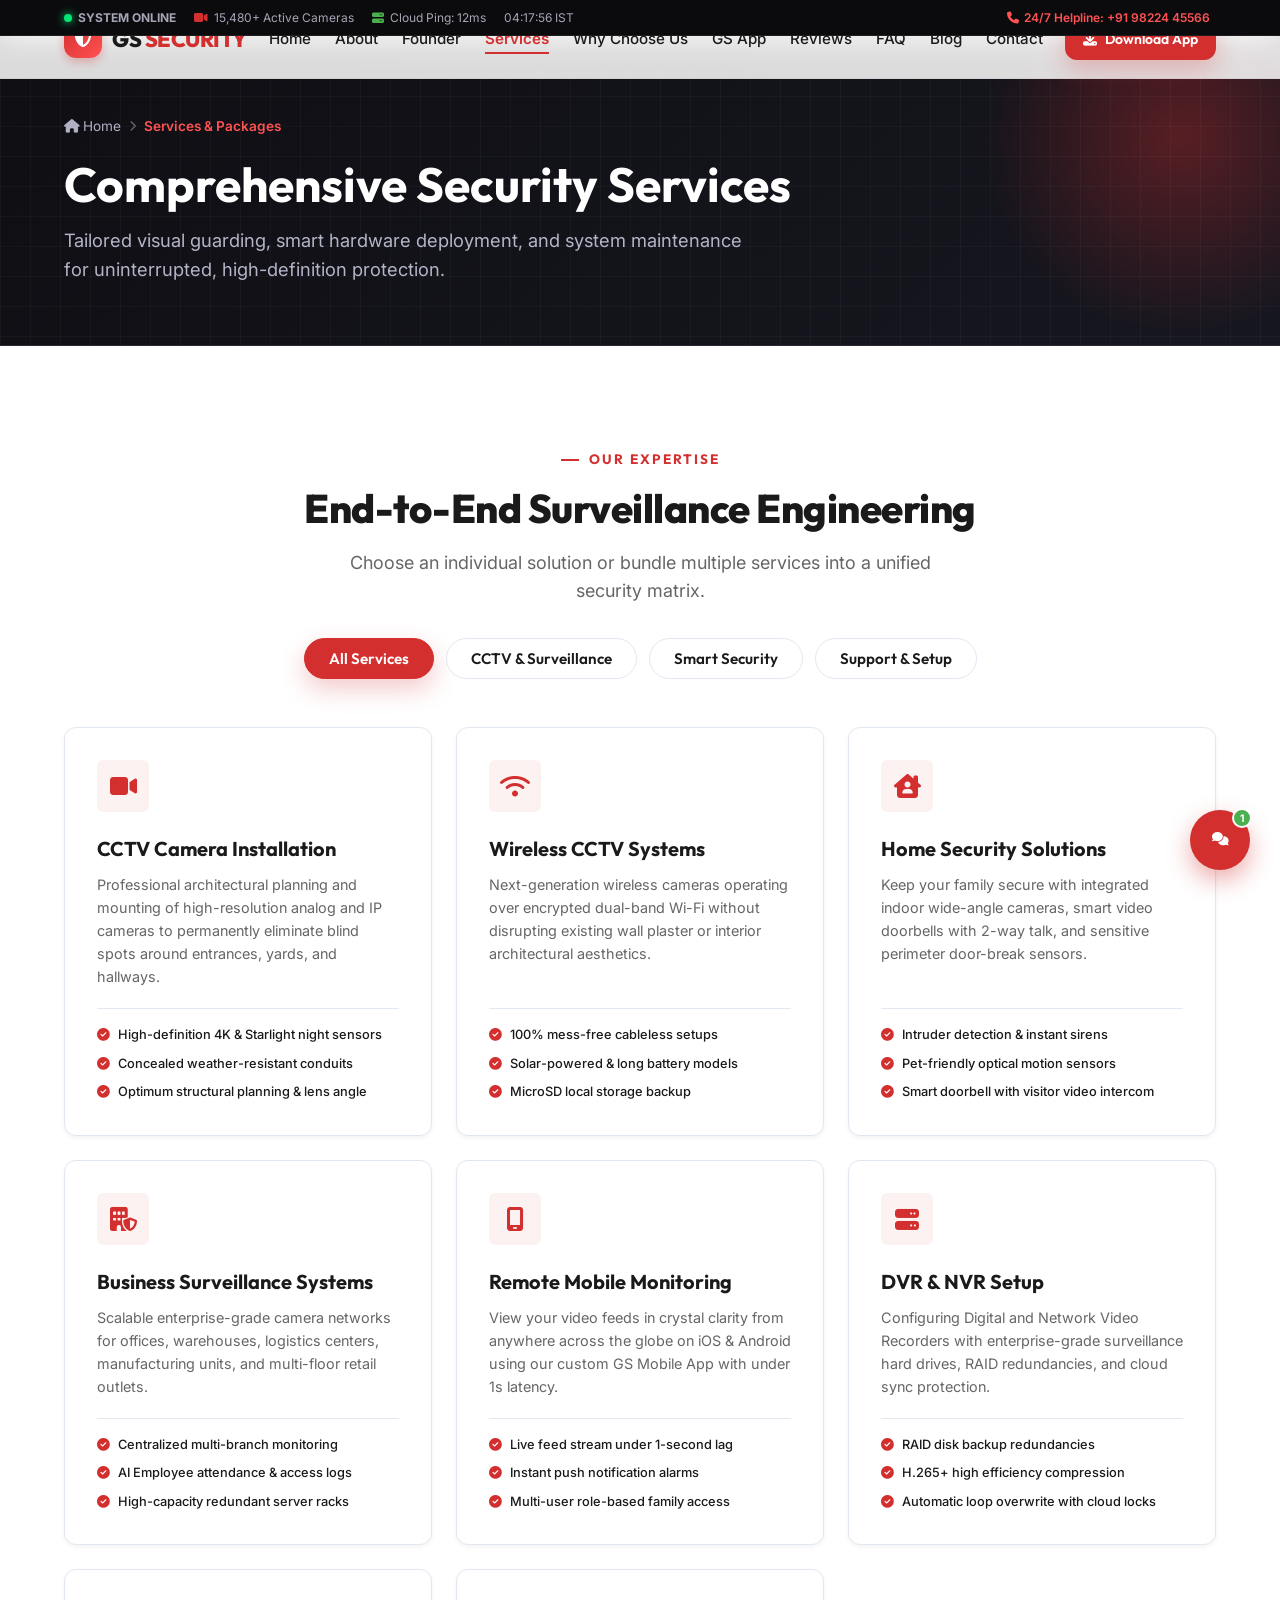
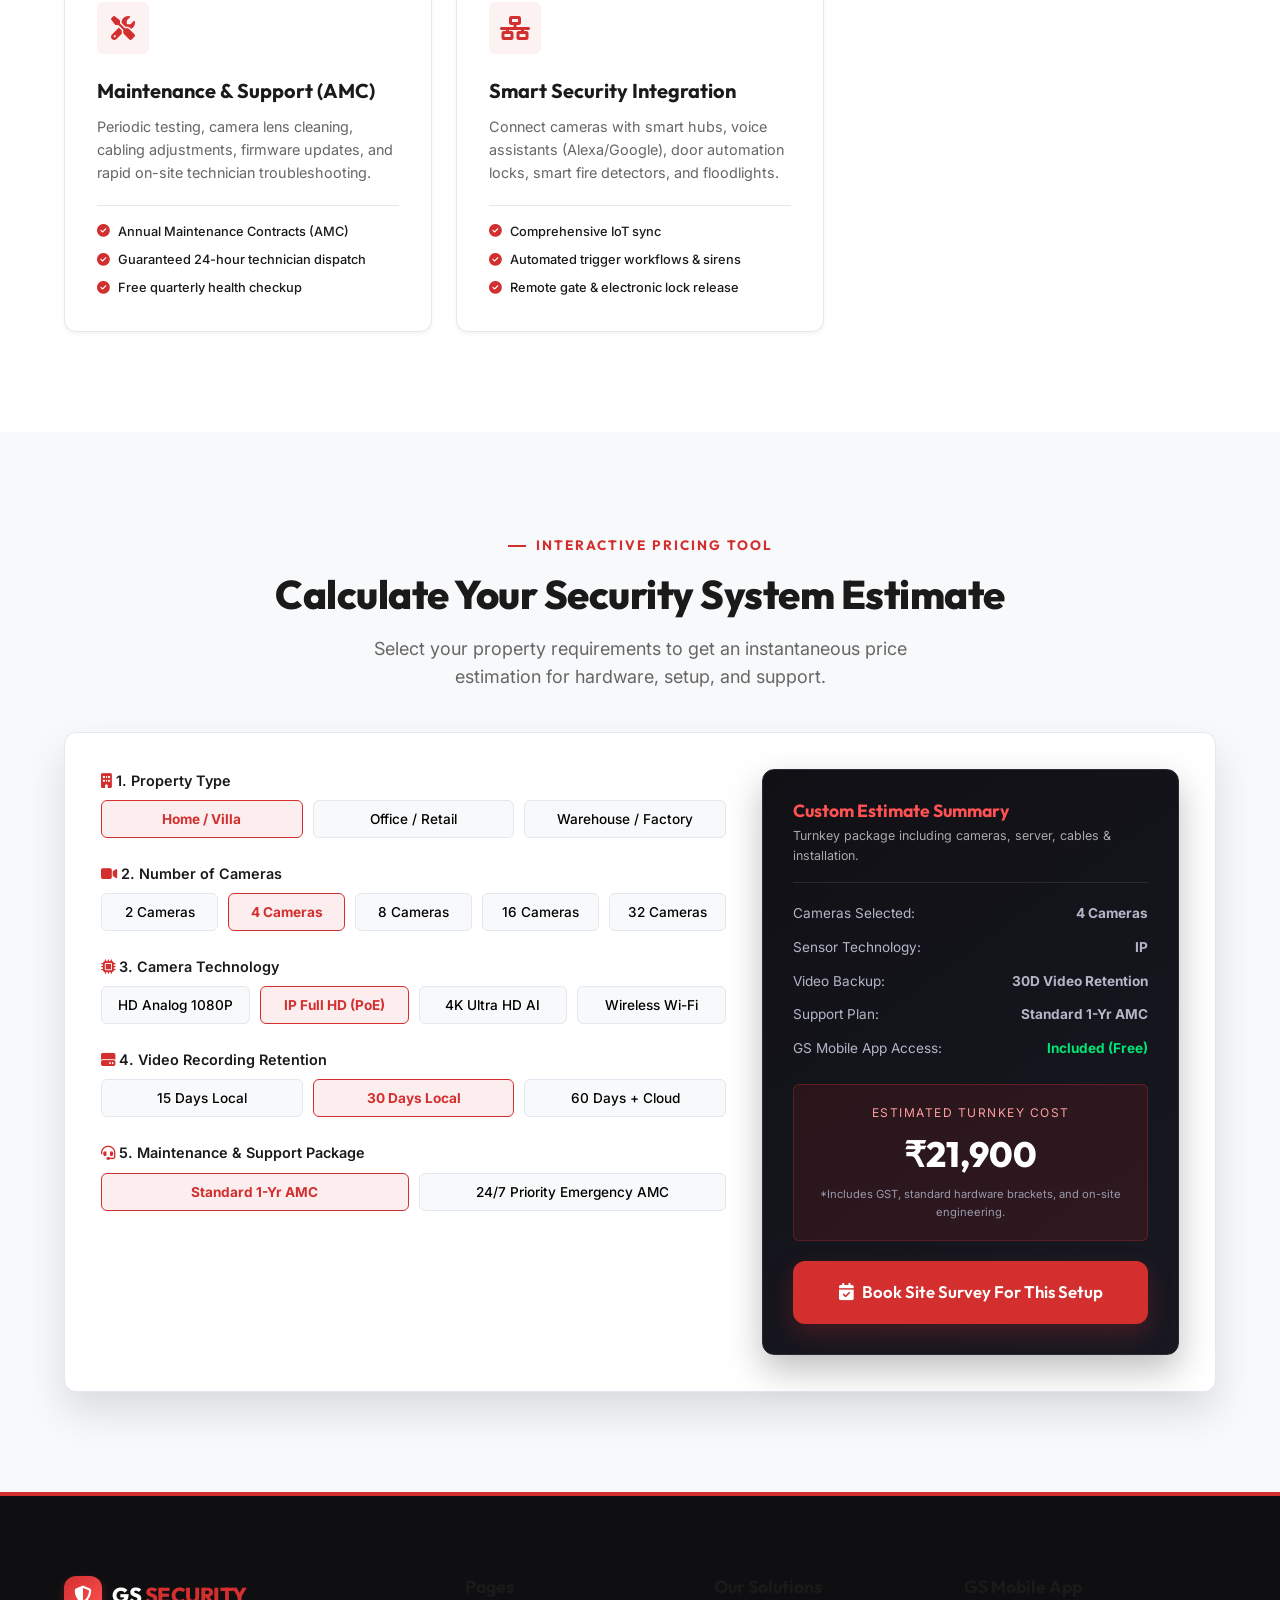
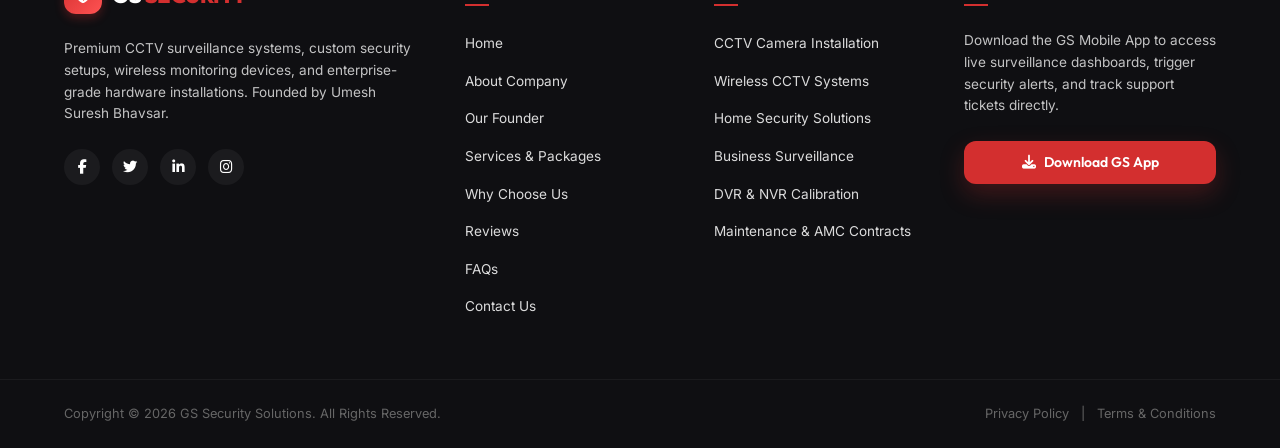
<file: website/pages/services.html>
<!DOCTYPE html>
<html lang="en">
<head>
    <meta charset="UTF-8">
    <meta name="viewport" content="width=device-width, initial-scale=1.0">
    <title>Services & Solutions | GS Security Solutions - CCTV Specialists</title>
    <meta name="description" content="Explore advanced CCTV camera installation, wireless security surveillance, DVR/NVR servers, home automation, and 24/7 AMC support packages by GS Security Solutions.">
    
    <!-- Google Fonts & Icons -->
    <link rel="preconnect" href="https://fonts.googleapis.com">
    <link rel="preconnect" href="https://fonts.gstatic.com" crossorigin>
    <link href="https://fonts.googleapis.com/css2?family=Inter:wght@300;400;500;600;700&family=Outfit:wght@400;500;600;700;800&display=swap" rel="stylesheet">
    <link rel="stylesheet" href="https://cdnjs.cloudflare.com/ajax/libs/font-awesome/6.4.0/css/all.min.css">
    
    <!-- Custom CSS -->
    <link rel="stylesheet" href="../style.css">
</head>
<body>

    <!-- System Status Ticker -->
    <div class="system-status-ticker">
        <div class="container ticker-container">
            <div class="ticker-left">
                <span class="ticker-item"><span class="radar-blink"></span> <strong>SYSTEM ONLINE</strong></span>
                <span class="ticker-item"><i class="fa-solid fa-video text-red"></i> 15,480+ Active Cameras</span>
                <span class="ticker-item"><i class="fa-solid fa-server text-green"></i> Cloud Ping: 12ms</span>
                <span class="ticker-item" id="ticker-live-time">12:00:00 IST</span>
            </div>
            <div class="ticker-right">
                <a href="tel:+919822445566" class="ticker-action-btn ticker-emergency-link"><i class="fa-solid fa-phone"></i> 24/7 Helpline: +91 98224 45566</a>
            </div>
        </div>
    </div>

    <!-- Header Navigation -->
    <header class="main-header" id="header">
        <div class="container nav-container">
            <a href="../index.html" class="logo">
                <div class="logo-icon">
                    <i class="fa-solid fa-shield-halved"></i>
                </div>
                <span class="logo-text">GS <span class="text-red">SECURITY</span></span>
            </a>
            
            <nav class="nav-menu" id="navMenu">
                <ul>
                    <li><a href="../index.html" class="nav-link">Home</a></li>
                    <li><a href="about.html" class="nav-link">About</a></li>
                    <li><a href="founder.html" class="nav-link">Founder</a></li>
                    <li><a href="services.html" class="nav-link active">Services</a></li>
                    <li><a href="why-choose-us.html" class="nav-link">Why Choose Us</a></li>
                    <li><a href="gs-app.html" class="nav-link">GS App</a></li>
                    <li><a href="reviews.html" class="nav-link">Reviews</a></li>
                    <li><a href="faq.html" class="nav-link">FAQ</a></li>
                    <li><a href="blog.html" class="nav-link">Blog</a></li>
                    <li><a href="contact.html" class="nav-link">Contact</a></li>
                </ul>
            </nav>

            <div class="nav-actions">
                <a href="gs-app.html" class="btn btn-primary btn-sm btn-header-app">
                    <i class="fa-solid fa-download"></i> <span>Download App</span>
                </a>
                <button class="mobile-nav-toggle" id="mobileNavToggle" aria-label="Toggle Navigation">
                    <span class="bar"></span>
                    <span class="bar"></span>
                    <span class="bar"></span>
                </button>
            </div>
        </div>
    </header>

    <!-- Subpage Banner -->
    <section class="page-banner">
        <div class="page-banner-glow"></div>
        <div class="page-banner-grid"></div>
        <div class="container">
            <div class="breadcrumb-trail">
                <a href="../index.html"><i class="fa-solid fa-house"></i> Home</a>
                <span class="separator"><i class="fa-solid fa-chevron-right"></i></span>
                <span class="current">Services & Packages</span>
            </div>
            <h1 class="page-banner-title">Comprehensive Security Services</h1>
            <p class="page-banner-subtitle">Tailored visual guarding, smart hardware deployment, and system maintenance for uninterrupted, high-definition protection.</p>
        </div>
    </section>

    <main>
        <!-- Services Grid Section -->
        <section class="services-section section-padding">
            <div class="container">
                <div class="text-center mb-5 animate-on-scroll">
                    <div class="section-tag">Our Expertise</div>
                    <h2 class="section-title">End-to-End Surveillance Engineering</h2>
                    <p class="section-subtitle">Choose an individual solution or bundle multiple services into a unified security matrix.</p>
                </div>

                <!-- Tabs Controller -->
                <div class="services-tabs animate-on-scroll" id="servicesTabs">
                    <button class="tab-btn active" data-tab="all">All Services</button>
                    <button class="tab-btn" data-tab="cctv">CCTV & Surveillance</button>
                    <button class="tab-btn" data-tab="smart">Smart Security</button>
                    <button class="tab-btn" data-tab="support">Support & Setup</button>
                </div>

                <!-- Services Grid -->
                <div class="grid grid-3col gap-3 services-grid animate-on-scroll" id="servicesGrid">
                    <!-- Service 1: CCTV Camera Installation -->
                    <div class="service-card" data-category="cctv">
                        <div class="service-icon">
                            <i class="fa-solid fa-video"></i>
                        </div>
                        <h3 class="service-title">CCTV Camera Installation</h3>
                        <p class="service-description">Professional architectural planning and mounting of high-resolution analog and IP cameras to permanently eliminate blind spots around entrances, yards, and hallways.</p>
                        <ul class="service-features">
                            <li><i class="fa-solid fa-circle-check text-red"></i> High-definition 4K & Starlight night sensors</li>
                            <li><i class="fa-solid fa-circle-check text-red"></i> Concealed weather-resistant conduits</li>
                            <li><i class="fa-solid fa-circle-check text-red"></i> Optimum structural planning & lens angle</li>
                        </ul>
                    </div>

                    <!-- Service 2: Wireless CCTV Systems -->
                    <div class="service-card" data-category="cctv">
                        <div class="service-icon">
                            <i class="fa-solid fa-wifi"></i>
                        </div>
                        <h3 class="service-title">Wireless CCTV Systems</h3>
                        <p class="service-description">Next-generation wireless cameras operating over encrypted dual-band Wi-Fi without disrupting existing wall plaster or interior architectural aesthetics.</p>
                        <ul class="service-features">
                            <li><i class="fa-solid fa-circle-check text-red"></i> 100% mess-free cableless setups</li>
                            <li><i class="fa-solid fa-circle-check text-red"></i> Solar-powered & long battery models</li>
                            <li><i class="fa-solid fa-circle-check text-red"></i> MicroSD local storage backup</li>
                        </ul>
                    </div>

                    <!-- Service 3: Home Security Solutions -->
                    <div class="service-card" data-category="smart">
                        <div class="service-icon">
                            <i class="fa-solid fa-house-chimney-user"></i>
                        </div>
                        <h3 class="service-title">Home Security Solutions</h3>
                        <p class="service-description">Keep your family secure with integrated indoor wide-angle cameras, smart video doorbells with 2-way talk, and sensitive perimeter door-break sensors.</p>
                        <ul class="service-features">
                            <li><i class="fa-solid fa-circle-check text-red"></i> Intruder detection & instant sirens</li>
                            <li><i class="fa-solid fa-circle-check text-red"></i> Pet-friendly optical motion sensors</li>
                            <li><i class="fa-solid fa-circle-check text-red"></i> Smart doorbell with visitor video intercom</li>
                        </ul>
                    </div>

                    <!-- Service 4: Business Surveillance Systems -->
                    <div class="service-card" data-category="cctv">
                        <div class="service-icon">
                            <i class="fa-solid fa-building-shield"></i>
                        </div>
                        <h3 class="service-title">Business Surveillance Systems</h3>
                        <p class="service-description">Scalable enterprise-grade camera networks for offices, warehouses, logistics centers, manufacturing units, and multi-floor retail outlets.</p>
                        <ul class="service-features">
                            <li><i class="fa-solid fa-circle-check text-red"></i> Centralized multi-branch monitoring</li>
                            <li><i class="fa-solid fa-circle-check text-red"></i> AI Employee attendance & access logs</li>
                            <li><i class="fa-solid fa-circle-check text-red"></i> High-capacity redundant server racks</li>
                        </ul>
                    </div>

                    <!-- Service 5: Remote Mobile Monitoring -->
                    <div class="service-card" data-category="smart">
                        <div class="service-icon">
                            <i class="fa-solid fa-mobile-screen"></i>
                        </div>
                        <h3 class="service-title">Remote Mobile Monitoring</h3>
                        <p class="service-description">View your video feeds in crystal clarity from anywhere across the globe on iOS & Android using our custom GS Mobile App with under 1s latency.</p>
                        <ul class="service-features">
                            <li><i class="fa-solid fa-circle-check text-red"></i> Live feed stream under 1-second lag</li>
                            <li><i class="fa-solid fa-circle-check text-red"></i> Instant push notification alarms</li>
                            <li><i class="fa-solid fa-circle-check text-red"></i> Multi-user role-based family access</li>
                        </ul>
                    </div>

                    <!-- Service 6: DVR & NVR Setup -->
                    <div class="service-card" data-category="support">
                        <div class="service-icon">
                            <i class="fa-solid fa-server"></i>
                        </div>
                        <h3 class="service-title">DVR & NVR Setup</h3>
                        <p class="service-description">Configuring Digital and Network Video Recorders with enterprise-grade surveillance hard drives, RAID redundancies, and cloud sync protection.</p>
                        <ul class="service-features">
                            <li><i class="fa-solid fa-circle-check text-red"></i> RAID disk backup redundancies</li>
                            <li><i class="fa-solid fa-circle-check text-red"></i> H.265+ high efficiency compression</li>
                            <li><i class="fa-solid fa-circle-check text-red"></i> Automatic loop overwrite with cloud locks</li>
                        </ul>
                    </div>

                    <!-- Service 7: Maintenance & Support (AMC) -->
                    <div class="service-card" data-category="support">
                        <div class="service-icon">
                            <i class="fa-solid fa-screwdriver-wrench"></i>
                        </div>
                        <h3 class="service-title">Maintenance & Support (AMC)</h3>
                        <p class="service-description">Periodic testing, camera lens cleaning, cabling adjustments, firmware updates, and rapid on-site technician troubleshooting.</p>
                        <ul class="service-features">
                            <li><i class="fa-solid fa-circle-check text-red"></i> Annual Maintenance Contracts (AMC)</li>
                            <li><i class="fa-solid fa-circle-check text-red"></i> Guaranteed 24-hour technician dispatch</li>
                            <li><i class="fa-solid fa-circle-check text-red"></i> Free quarterly health checkup</li>
                        </ul>
                    </div>

                    <!-- Service 8: Smart Security Integration -->
                    <div class="service-card" data-category="smart">
                        <div class="service-icon">
                            <i class="fa-solid fa-network-wired"></i>
                        </div>
                        <h3 class="service-title">Smart Security Integration</h3>
                        <p class="service-description">Connect cameras with smart hubs, voice assistants (Alexa/Google), door automation locks, smart fire detectors, and floodlights.</p>
                        <ul class="service-features">
                            <li><i class="fa-solid fa-circle-check text-red"></i> Comprehensive IoT sync</li>
                            <li><i class="fa-solid fa-circle-check text-red"></i> Automated trigger workflows & sirens</li>
                            <li><i class="fa-solid fa-circle-check text-red"></i> Remote gate & electronic lock release</li>
                        </ul>
                    </div>
                </div>
            </div>
        </section>

        <!-- Interactive Security Package Cost Estimator Calculator -->
        <section class="section-padding bg-light" id="pricing-calculator">
            <div class="container">
                <div class="text-center mb-5 animate-on-scroll">
                    <div class="section-tag">Interactive Pricing Tool</div>
                    <h2 class="section-title">Calculate Your Security System Estimate</h2>
                    <p class="section-subtitle">Select your property requirements to get an instantaneous price estimation for hardware, setup, and support.</p>
                </div>

                <div class="estimator-wrapper animate-on-scroll">
                    <div class="calc-grid">
                        <div class="calc-controls">
                            <!-- Property Type -->
                            <div class="calc-group">
                                <label><i class="fa-solid fa-building text-red"></i> 1. Property Type</label>
                                <div class="calc-options-row">
                                    <button class="calc-chip active" data-key="prop" data-val="home">Home / Villa</button>
                                    <button class="calc-chip" data-key="prop" data-val="office">Office / Retail</button>
                                    <button class="calc-chip" data-key="prop" data-val="warehouse">Warehouse / Factory</button>
                                </div>
                            </div>

                            <!-- Number of Cameras -->
                            <div class="calc-group">
                                <label><i class="fa-solid fa-video text-red"></i> 2. Number of Cameras</label>
                                <div class="calc-options-row">
                                    <button class="calc-chip" data-key="cams" data-val="2">2 Cameras</button>
                                    <button class="calc-chip active" data-key="cams" data-val="4">4 Cameras</button>
                                    <button class="calc-chip" data-key="cams" data-val="8">8 Cameras</button>
                                    <button class="calc-chip" data-key="cams" data-val="16">16 Cameras</button>
                                    <button class="calc-chip" data-key="cams" data-val="32">32 Cameras</button>
                                </div>
                            </div>

                            <!-- Camera Technology -->
                            <div class="calc-group">
                                <label><i class="fa-solid fa-microchip text-red"></i> 3. Camera Technology</label>
                                <div class="calc-options-row">
                                    <button class="calc-chip" data-key="type" data-val="analog">HD Analog 1080P</button>
                                    <button class="calc-chip active" data-key="type" data-val="ip">IP Full HD (PoE)</button>
                                    <button class="calc-chip" data-key="type" data-val="4k">4K Ultra HD AI</button>
                                    <button class="calc-chip" data-key="type" data-val="wifi">Wireless Wi-Fi</button>
                                </div>
                            </div>

                            <!-- Video Retention -->
                            <div class="calc-group">
                                <label><i class="fa-solid fa-hard-drive text-red"></i> 4. Video Recording Retention</label>
                                <div class="calc-options-row">
                                    <button class="calc-chip" data-key="storage" data-val="15d">15 Days Local</button>
                                    <button class="calc-chip active" data-key="storage" data-val="30d">30 Days Local</button>
                                    <button class="calc-chip" data-key="storage" data-val="60d">60 Days + Cloud</button>
                                </div>
                            </div>

                            <!-- AMC & Maintenance -->
                            <div class="calc-group">
                                <label><i class="fa-solid fa-headset text-red"></i> 5. Maintenance & Support Package</label>
                                <div class="calc-options-row">
                                    <button class="calc-chip active" data-key="amc" data-val="std">Standard 1-Yr AMC</button>
                                    <button class="calc-chip" data-key="amc" data-val="priority">24/7 Priority Emergency AMC</button>
                                </div>
                            </div>
                        </div>

                        <!-- Result Card -->
                        <div class="calc-result-card">
                            <div>
                                <div class="calc-result-header">
                                    <h4>Custom Estimate Summary</h4>
                                    <p style="font-size:0.78rem; color:#aaa;">Turnkey package including cameras, server, cables & installation.</p>
                                </div>

                                <div class="calc-breakdown-list">
                                    <div class="calc-breakdown-item">
                                        <span>Cameras Selected:</span>
                                        <strong id="calcCamerasVal">4 Cameras</strong>
                                    </div>
                                    <div class="calc-breakdown-item">
                                        <span>Sensor Technology:</span>
                                        <strong id="calcTypeVal">IP FULL HD (POE)</strong>
                                    </div>
                                    <div class="calc-breakdown-item">
                                        <span>Video Backup:</span>
                                        <strong id="calcStorageVal">30D Video Retention</strong>
                                    </div>
                                    <div class="calc-breakdown-item">
                                        <span>Support Plan:</span>
                                        <strong id="calcAmcVal">Standard 1-Yr AMC</strong>
                                    </div>
                                    <div class="calc-breakdown-item">
                                        <span>GS Mobile App Access:</span>
                                        <strong style="color:#00E676;">Included (Free)</strong>
                                    </div>
                                </div>
                            </div>

                            <div>
                                <div class="calc-total-box">
                                    <div class="calc-total-label">Estimated Turnkey Cost</div>
                                    <div class="calc-total-amount" id="calcTotalAmount">₹19,600</div>
                                    <div class="calc-total-note">*Includes GST, standard hardware brackets, and on-site engineering.</div>
                                </div>

                                <a href="contact.html" class="btn btn-primary btn-block btn-lg" style="text-align: center;">
                                    <i class="fa-solid fa-calendar-check"></i> Book Site Survey For This Setup
                                </a>
                            </div>
                        </div>
                    </div>
                </div>
            </div>
        </section>
    </main>

    <!-- Footer Section -->
    <footer class="footer-section">
        <div class="container footer-grid">
            <div class="footer-col footer-about">
                <a href="../index.html" class="logo mb-4">
                    <div class="logo-icon">
                        <i class="fa-solid fa-shield-halved"></i>
                    </div>
                    <span class="logo-text">GS <span class="text-red">SECURITY</span></span>
                </a>
                <p class="footer-text">Premium CCTV surveillance systems, custom security setups, wireless monitoring devices, and enterprise-grade hardware installations. Founded by Umesh Suresh Bhavsar.</p>
                <div class="social-icons">
                    <a href="#social" aria-label="Facebook"><i class="fa-brands fa-facebook-f"></i></a>
                    <a href="#social" aria-label="Twitter"><i class="fa-brands fa-twitter"></i></a>
                    <a href="#social" aria-label="LinkedIn"><i class="fa-brands fa-linkedin-in"></i></a>
                    <a href="#social" aria-label="Instagram"><i class="fa-brands fa-instagram"></i></a>
                </div>
            </div>

            <div class="footer-col">
                <h4 class="footer-title">Pages</h4>
                <ul class="footer-links">
                    <li><a href="../index.html">Home</a></li>
                    <li><a href="about.html">About Company</a></li>
                    <li><a href="founder.html">Our Founder</a></li>
                    <li><a href="services.html">Services & Packages</a></li>
                    <li><a href="why-choose-us.html">Why Choose Us</a></li>
                    <li><a href="reviews.html">Reviews</a></li>
                    <li><a href="faq.html">FAQs</a></li>
                    <li><a href="contact.html">Contact Us</a></li>
                </ul>
            </div>

            <div class="footer-col">
                <h4 class="footer-title">Our Solutions</h4>
                <ul class="footer-links">
                    <li><a href="services.html">CCTV Camera Installation</a></li>
                    <li><a href="services.html">Wireless CCTV Systems</a></li>
                    <li><a href="services.html">Home Security Solutions</a></li>
                    <li><a href="services.html">Business Surveillance</a></li>
                    <li><a href="services.html">DVR & NVR Calibration</a></li>
                    <li><a href="services.html">Maintenance & AMC Contracts</a></li>
                </ul>
            </div>

            <div class="footer-col">
                <h4 class="footer-title">GS Mobile App</h4>
                <p class="footer-text mb-3">Download the GS Mobile App to access live surveillance dashboards, trigger security alerts, and track support tickets directly.</p>
                <a href="gs-app.html" class="btn btn-primary btn-sm btn-block">
                    <i class="fa-solid fa-download"></i> Download GS App
                </a>
            </div>
        </div>

        <div class="footer-bottom">
            <div class="container footer-bottom-flex">
                <p class="copyright-text">Copyright &copy; 2026 GS Security Solutions. All Rights Reserved.</p>
                <div class="footer-legal-links">
                    <a href="#privacy">Privacy Policy</a>
                    <span>|</span>
                    <a href="#terms">Terms & Conditions</a>
                </div>
            </div>
        </div>
    </footer>

    <!-- Interactive Live Chat Widget -->
    <div class="chat-widget" id="chatWidget">
        <button class="chat-toggle-btn" id="chatToggleBtn" aria-label="Open chat support">
            <i class="fa-solid fa-comments comment-icon"></i>
            <i class="fa-solid fa-xmark close-icon"></i>
            <span class="chat-notification-badge" id="chatBadge">1</span>
        </button>
        <div class="chat-box" id="chatBox">
            <div class="chat-box-header">
                <div class="cb-avatar"><i class="fa-solid fa-headset"></i></div>
                <div class="cb-info">
                    <div class="cb-name">GS Security Assistant</div>
                    <div class="cb-status"><span class="chat-green-dot"></span> Online (We respond instantly)</div>
                </div>
            </div>
            <div class="chat-messages" id="chatMessages">
                <div class="message msg-bot">
                    Hello! Welcome to our Services page. Looking for a custom CCTV installation quote or smart surveillance package?
                </div>
            </div>
            <div class="chat-quick-replies" id="chatQuickReplies">
                <button class="qr-btn" data-reply="CCTV Installation Pricing">CCTV Installation Pricing</button>
                <button class="qr-btn" data-reply="Talk to Umesh Bhavsar">Talk to Umesh Bhavsar</button>
                <button class="qr-btn" data-reply="Download the GS App">Download the GS App</button>
            </div>
            <div class="chat-input-area">
                <input type="text" id="chatInput" placeholder="Type your message...">
                <button id="chatSendBtn" aria-label="Send message"><i class="fa-solid fa-paper-plane"></i></button>
            </div>
        </div>
    </div>

    <!-- Back to Top Button -->
    <button class="back-to-top-btn" id="backToTopBtn" aria-label="Scroll to top">
        <i class="fa-solid fa-arrow-up"></i>
    </button>

    <!-- Custom Script -->
    <script src="../app.js"></script>
</body>
</html>
</file>
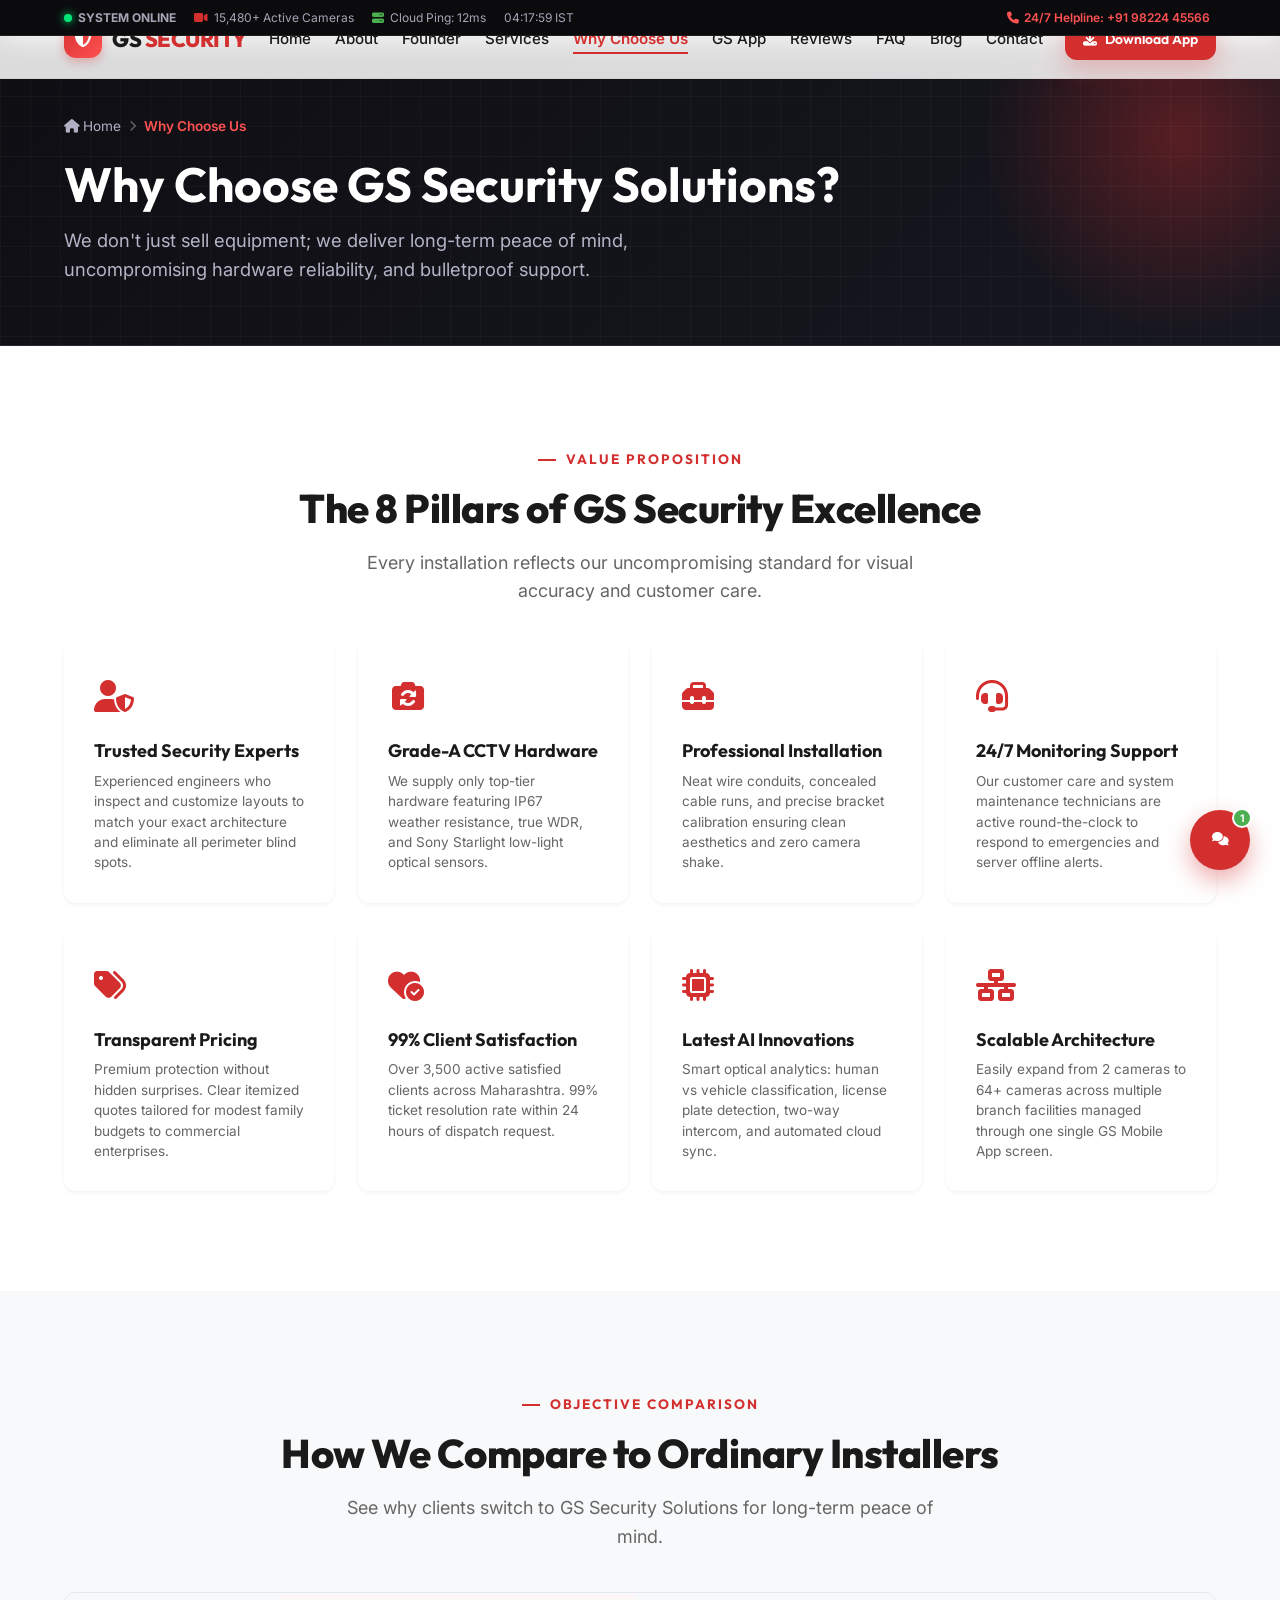
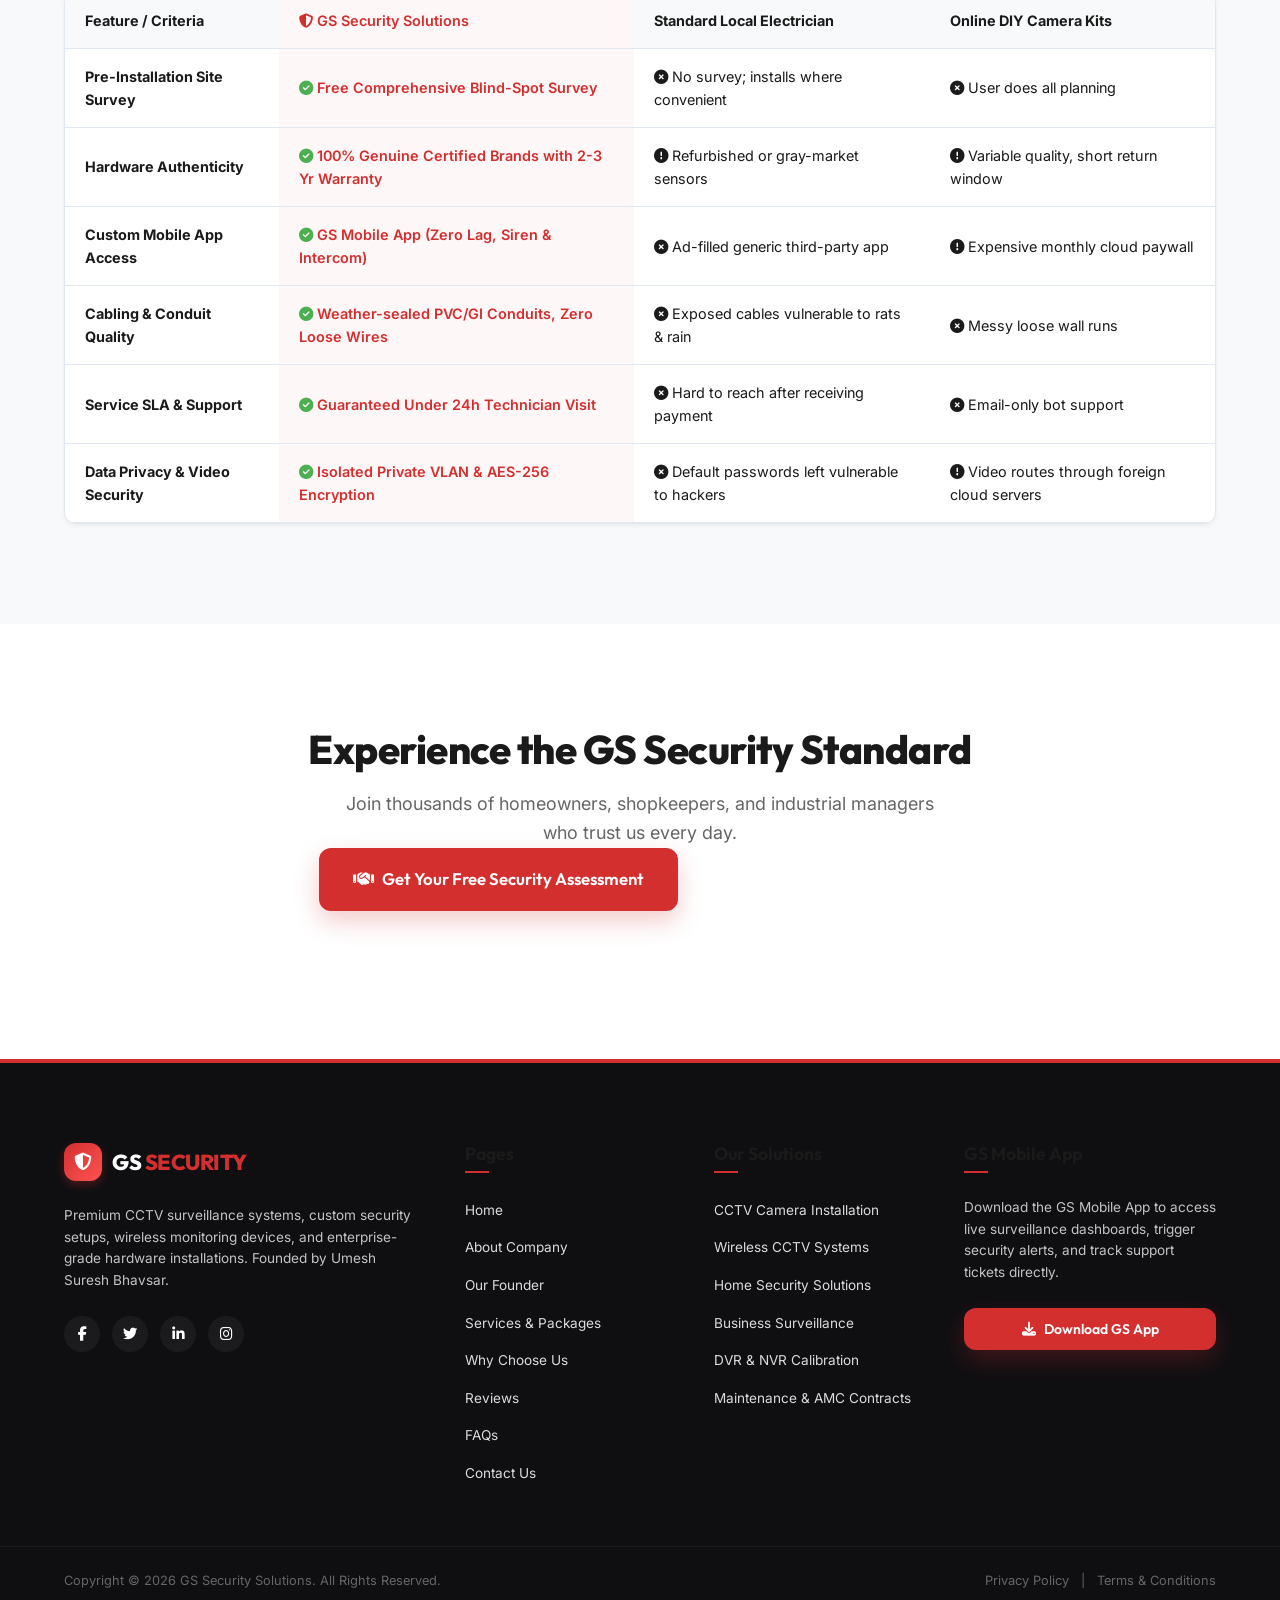
<file: website/pages/why-choose-us.html>
<!DOCTYPE html>
<html lang="en">
<head>
    <meta charset="UTF-8">
    <meta name="viewport" content="width=device-width, initial-scale=1.0">
    <title>Why Choose Us | GS Security Solutions - The Trusted Choice</title>
    <meta name="description" content="Discover why thousands of homeowners and commercial businesses trust GS Security Solutions for CCTV surveillance, 24/7 monitoring, and certified installation.">
    
    <!-- Google Fonts & Icons -->
    <link rel="preconnect" href="https://fonts.googleapis.com">
    <link rel="preconnect" href="https://fonts.gstatic.com" crossorigin>
    <link href="https://fonts.googleapis.com/css2?family=Inter:wght@300;400;500;600;700&family=Outfit:wght@400;500;600;700;800&display=swap" rel="stylesheet">
    <link rel="stylesheet" href="https://cdnjs.cloudflare.com/ajax/libs/font-awesome/6.4.0/css/all.min.css">
    
    <!-- Custom CSS -->
    <link rel="stylesheet" href="../style.css">
</head>
<body>

    <!-- System Status Ticker -->
    <div class="system-status-ticker">
        <div class="container ticker-container">
            <div class="ticker-left">
                <span class="ticker-item"><span class="radar-blink"></span> <strong>SYSTEM ONLINE</strong></span>
                <span class="ticker-item"><i class="fa-solid fa-video text-red"></i> 15,480+ Active Cameras</span>
                <span class="ticker-item"><i class="fa-solid fa-server text-green"></i> Cloud Ping: 12ms</span>
                <span class="ticker-item" id="ticker-live-time">12:00:00 IST</span>
            </div>
            <div class="ticker-right">
                <a href="tel:+919822445566" class="ticker-action-btn ticker-emergency-link"><i class="fa-solid fa-phone"></i> 24/7 Helpline: +91 98224 45566</a>
            </div>
        </div>
    </div>

    <!-- Header Navigation -->
    <header class="main-header" id="header">
        <div class="container nav-container">
            <a href="../index.html" class="logo">
                <div class="logo-icon">
                    <i class="fa-solid fa-shield-halved"></i>
                </div>
                <span class="logo-text">GS <span class="text-red">SECURITY</span></span>
            </a>
            
            <nav class="nav-menu" id="navMenu">
                <ul>
                    <li><a href="../index.html" class="nav-link">Home</a></li>
                    <li><a href="about.html" class="nav-link">About</a></li>
                    <li><a href="founder.html" class="nav-link">Founder</a></li>
                    <li><a href="services.html" class="nav-link">Services</a></li>
                    <li><a href="why-choose-us.html" class="nav-link active">Why Choose Us</a></li>
                    <li><a href="gs-app.html" class="nav-link">GS App</a></li>
                    <li><a href="reviews.html" class="nav-link">Reviews</a></li>
                    <li><a href="faq.html" class="nav-link">FAQ</a></li>
                    <li><a href="blog.html" class="nav-link">Blog</a></li>
                    <li><a href="contact.html" class="nav-link">Contact</a></li>
                </ul>
            </nav>

            <div class="nav-actions">
                <a href="gs-app.html" class="btn btn-primary btn-sm btn-header-app">
                    <i class="fa-solid fa-download"></i> <span>Download App</span>
                </a>
                <button class="mobile-nav-toggle" id="mobileNavToggle" aria-label="Toggle Navigation">
                    <span class="bar"></span>
                    <span class="bar"></span>
                    <span class="bar"></span>
                </button>
            </div>
        </div>
    </header>

    <!-- Subpage Banner -->
    <section class="page-banner">
        <div class="page-banner-glow"></div>
        <div class="page-banner-grid"></div>
        <div class="container">
            <div class="breadcrumb-trail">
                <a href="../index.html"><i class="fa-solid fa-house"></i> Home</a>
                <span class="separator"><i class="fa-solid fa-chevron-right"></i></span>
                <span class="current">Why Choose Us</span>
            </div>
            <h1 class="page-banner-title">Why Choose GS Security Solutions?</h1>
            <p class="page-banner-subtitle">We don't just sell equipment; we deliver long-term peace of mind, uncompromising hardware reliability, and bulletproof support.</p>
        </div>
    </section>

    <main>
        <!-- The 8 Pillars of Excellence -->
        <section class="section-padding">
            <div class="container">
                <div class="text-center mb-5 animate-on-scroll">
                    <div class="section-tag">Value Proposition</div>
                    <h2 class="section-title">The 8 Pillars of GS Security Excellence</h2>
                    <p class="section-subtitle">Every installation reflects our uncompromising standard for visual accuracy and customer care.</p>
                </div>

                <div class="grid grid-4col gap-3 animate-on-scroll">
                    <div class="why-card">
                        <div class="why-icon text-red">
                            <i class="fa-solid fa-user-shield"></i>
                        </div>
                        <h3 class="why-title">Trusted Security Experts</h3>
                        <p class="why-text">Experienced engineers who inspect and customize layouts to match your exact architecture and eliminate all perimeter blind spots.</p>
                    </div>

                    <div class="why-card">
                        <div class="why-icon text-red">
                            <i class="fa-solid fa-camera-rotate"></i>
                        </div>
                        <h3 class="why-title">Grade-A CCTV Hardware</h3>
                        <p class="why-text">We supply only top-tier hardware featuring IP67 weather resistance, true WDR, and Sony Starlight low-light optical sensors.</p>
                    </div>

                    <div class="why-card">
                        <div class="why-icon text-red">
                            <i class="fa-solid fa-toolbox"></i>
                        </div>
                        <h3 class="why-title">Professional Installation</h3>
                        <p class="why-text">Neat wire conduits, concealed cable runs, and precise bracket calibration ensuring clean aesthetics and zero camera shake.</p>
                    </div>

                    <div class="why-card">
                        <div class="why-icon text-red">
                            <i class="fa-solid fa-headset"></i>
                        </div>
                        <h3 class="why-title">24/7 Monitoring Support</h3>
                        <p class="why-text">Our customer care and system maintenance technicians are active round-the-clock to respond to emergencies and server offline alerts.</p>
                    </div>

                    <div class="why-card">
                        <div class="why-icon text-red">
                            <i class="fa-solid fa-tags"></i>
                        </div>
                        <h3 class="why-title">Transparent Pricing</h3>
                        <p class="why-text">Premium protection without hidden surprises. Clear itemized quotes tailored for modest family budgets to commercial enterprises.</p>
                    </div>

                    <div class="why-card">
                        <div class="why-icon text-red">
                            <i class="fa-solid fa-heart-circle-check"></i>
                        </div>
                        <h3 class="why-title">99% Client Satisfaction</h3>
                        <p class="why-text">Over 3,500 active satisfied clients across Maharashtra. 99% ticket resolution rate within 24 hours of dispatch request.</p>
                    </div>

                    <div class="why-card">
                        <div class="why-icon text-red">
                            <i class="fa-solid fa-microchip"></i>
                        </div>
                        <h3 class="why-title">Latest AI Innovations</h3>
                        <p class="why-text">Smart optical analytics: human vs vehicle classification, license plate detection, two-way intercom, and automated cloud sync.</p>
                    </div>

                    <div class="why-card">
                        <div class="why-icon text-red">
                            <i class="fa-solid fa-network-wired"></i>
                        </div>
                        <h3 class="why-title">Scalable Architecture</h3>
                        <p class="why-text">Easily expand from 2 cameras to 64+ cameras across multiple branch facilities managed through one single GS Mobile App screen.</p>
                    </div>
                </div>
            </div>
        </section>

        <!-- Comparison Table: GS Security vs Ordinary Market Installers -->
        <section class="section-padding bg-light">
            <div class="container">
                <div class="text-center mb-5 animate-on-scroll">
                    <div class="section-tag">Objective Comparison</div>
                    <h2 class="section-title">How We Compare to Ordinary Installers</h2>
                    <p class="section-subtitle">See why clients switch to GS Security Solutions for long-term peace of mind.</p>
                </div>

                <div class="comparison-table-wrapper animate-on-scroll">
                    <table class="comparison-table">
                        <thead>
                            <tr>
                                <th>Feature / Criteria</th>
                                <th class="highlight-col"><i class="fa-solid fa-shield-halved text-red"></i> GS Security Solutions</th>
                                <th>Standard Local Electrician</th>
                                <th>Online DIY Camera Kits</th>
                            </tr>
                        </thead>
                        <tbody>
                            <tr>
                                <td><strong>Pre-Installation Site Survey</strong></td>
                                <td class="highlight-col"><i class="fa-solid fa-circle-check text-green"></i> Free Comprehensive Blind-Spot Survey</td>
                                <td><i class="fa-solid fa-circle-xmark text-muted"></i> No survey; installs where convenient</td>
                                <td><i class="fa-solid fa-circle-xmark text-muted"></i> User does all planning</td>
                            </tr>
                            <tr>
                                <td><strong>Hardware Authenticity</strong></td>
                                <td class="highlight-col"><i class="fa-solid fa-circle-check text-green"></i> 100% Genuine Certified Brands with 2-3 Yr Warranty</td>
                                <td><i class="fa-solid fa-circle-exclamation text-yellow"></i> Refurbished or gray-market sensors</td>
                                <td><i class="fa-solid fa-circle-exclamation text-yellow"></i> Variable quality, short return window</td>
                            </tr>
                            <tr>
                                <td><strong>Custom Mobile App Access</strong></td>
                                <td class="highlight-col"><i class="fa-solid fa-circle-check text-green"></i> GS Mobile App (Zero Lag, Siren & Intercom)</td>
                                <td><i class="fa-solid fa-circle-xmark text-muted"></i> Ad-filled generic third-party app</td>
                                <td><i class="fa-solid fa-circle-exclamation text-yellow"></i> Expensive monthly cloud paywall</td>
                            </tr>
                            <tr>
                                <td><strong>Cabling & Conduit Quality</strong></td>
                                <td class="highlight-col"><i class="fa-solid fa-circle-check text-green"></i> Weather-sealed PVC/GI Conduits, Zero Loose Wires</td>
                                <td><i class="fa-solid fa-circle-xmark text-muted"></i> Exposed cables vulnerable to rats & rain</td>
                                <td><i class="fa-solid fa-circle-xmark text-muted"></i> Messy loose wall runs</td>
                            </tr>
                            <tr>
                                <td><strong>Service SLA & Support</strong></td>
                                <td class="highlight-col"><i class="fa-solid fa-circle-check text-green"></i> Guaranteed Under 24h Technician Visit</td>
                                <td><i class="fa-solid fa-circle-xmark text-muted"></i> Hard to reach after receiving payment</td>
                                <td><i class="fa-solid fa-circle-xmark text-muted"></i> Email-only bot support</td>
                            </tr>
                            <tr>
                                <td><strong>Data Privacy & Video Security</strong></td>
                                <td class="highlight-col"><i class="fa-solid fa-circle-check text-green"></i> Isolated Private VLAN & AES-256 Encryption</td>
                                <td><i class="fa-solid fa-circle-xmark text-muted"></i> Default passwords left vulnerable to hackers</td>
                                <td><i class="fa-solid fa-circle-exclamation text-yellow"></i> Video routes through foreign cloud servers</td>
                            </tr>
                        </tbody>
                    </table>
                </div>
            </div>
        </section>

        <!-- CTA Section -->
        <section class="section-padding text-center">
            <div class="container animate-on-scroll">
                <h2 class="section-title mb-3">Experience the GS Security Standard</h2>
                <p class="section-subtitle mb-4">Join thousands of homeowners, shopkeepers, and industrial managers who trust us every day.</p>
                <div class="hero-cta-group" style="justify-content: center;">
                    <a href="contact.html" class="btn btn-primary btn-lg">
                        <i class="fa-solid fa-handshake"></i> Get Your Free Security Assessment
                    </a>
                    <a href="services.html" class="btn btn-outline btn-lg">
                        <i class="fa-solid fa-calculator"></i> Calculate Turnkey Price
                    </a>
                </div>
            </div>
        </section>
    </main>

    <!-- Footer Section -->
    <footer class="footer-section">
        <div class="container footer-grid">
            <div class="footer-col footer-about">
                <a href="../index.html" class="logo mb-4">
                    <div class="logo-icon">
                        <i class="fa-solid fa-shield-halved"></i>
                    </div>
                    <span class="logo-text">GS <span class="text-red">SECURITY</span></span>
                </a>
                <p class="footer-text">Premium CCTV surveillance systems, custom security setups, wireless monitoring devices, and enterprise-grade hardware installations. Founded by Umesh Suresh Bhavsar.</p>
                <div class="social-icons">
                    <a href="#social" aria-label="Facebook"><i class="fa-brands fa-facebook-f"></i></a>
                    <a href="#social" aria-label="Twitter"><i class="fa-brands fa-twitter"></i></a>
                    <a href="#social" aria-label="LinkedIn"><i class="fa-brands fa-linkedin-in"></i></a>
                    <a href="#social" aria-label="Instagram"><i class="fa-brands fa-instagram"></i></a>
                </div>
            </div>

            <div class="footer-col">
                <h4 class="footer-title">Pages</h4>
                <ul class="footer-links">
                    <li><a href="../index.html">Home</a></li>
                    <li><a href="about.html">About Company</a></li>
                    <li><a href="founder.html">Our Founder</a></li>
                    <li><a href="services.html">Services & Packages</a></li>
                    <li><a href="why-choose-us.html">Why Choose Us</a></li>
                    <li><a href="reviews.html">Reviews</a></li>
                    <li><a href="faq.html">FAQs</a></li>
                    <li><a href="contact.html">Contact Us</a></li>
                </ul>
            </div>

            <div class="footer-col">
                <h4 class="footer-title">Our Solutions</h4>
                <ul class="footer-links">
                    <li><a href="services.html">CCTV Camera Installation</a></li>
                    <li><a href="services.html">Wireless CCTV Systems</a></li>
                    <li><a href="services.html">Home Security Solutions</a></li>
                    <li><a href="services.html">Business Surveillance</a></li>
                    <li><a href="services.html">DVR & NVR Calibration</a></li>
                    <li><a href="services.html">Maintenance & AMC Contracts</a></li>
                </ul>
            </div>

            <div class="footer-col">
                <h4 class="footer-title">GS Mobile App</h4>
                <p class="footer-text mb-3">Download the GS Mobile App to access live surveillance dashboards, trigger security alerts, and track support tickets directly.</p>
                <a href="gs-app.html" class="btn btn-primary btn-sm btn-block">
                    <i class="fa-solid fa-download"></i> Download GS App
                </a>
            </div>
        </div>

        <div class="footer-bottom">
            <div class="container footer-bottom-flex">
                <p class="copyright-text">Copyright &copy; 2026 GS Security Solutions. All Rights Reserved.</p>
                <div class="footer-legal-links">
                    <a href="#privacy">Privacy Policy</a>
                    <span>|</span>
                    <a href="#terms">Terms & Conditions</a>
                </div>
            </div>
        </div>
    </footer>

    <!-- Interactive Live Chat Widget -->
    <div class="chat-widget" id="chatWidget">
        <button class="chat-toggle-btn" id="chatToggleBtn" aria-label="Open chat support">
            <i class="fa-solid fa-comments comment-icon"></i>
            <i class="fa-solid fa-xmark close-icon"></i>
            <span class="chat-notification-badge" id="chatBadge">1</span>
        </button>
        <div class="chat-box" id="chatBox">
            <div class="chat-box-header">
                <div class="cb-avatar"><i class="fa-solid fa-headset"></i></div>
                <div class="cb-info">
                    <div class="cb-name">GS Security Assistant</div>
                    <div class="cb-status"><span class="chat-green-dot"></span> Online (We respond instantly)</div>
                </div>
            </div>
            <div class="chat-messages" id="chatMessages">
                <div class="message msg-bot">
                    Hello! Want to know what makes GS Security different from standard local vendors? Ask me anything!
                </div>
            </div>
            <div class="chat-quick-replies" id="chatQuickReplies">
                <button class="qr-btn" data-reply="CCTV Installation Pricing">CCTV Installation Pricing</button>
                <button class="qr-btn" data-reply="Talk to Umesh Bhavsar">Talk to Umesh Bhavsar</button>
                <button class="qr-btn" data-reply="Download the GS App">Download the GS App</button>
            </div>
            <div class="chat-input-area">
                <input type="text" id="chatInput" placeholder="Type your message...">
                <button id="chatSendBtn" aria-label="Send message"><i class="fa-solid fa-paper-plane"></i></button>
            </div>
        </div>
    </div>

    <!-- Back to Top Button -->
    <button class="back-to-top-btn" id="backToTopBtn" aria-label="Scroll to top">
        <i class="fa-solid fa-arrow-up"></i>
    </button>

    <!-- Custom Script -->
    <script src="../app.js"></script>
</body>
</html>
</file>
<file: website/style.css>
/* GS Security Solutions - Custom Stylesheet */

/* ==========================================================================
   1. Design System & Variables
   ========================================================================== */
:root {
    /* Color Palette */
    --primary-red: #D32F2F;
    --primary-red-hover: #B71C1C;
    --primary-red-glow: rgba(211, 47, 47, 0.4);
    --secondary-dark: #0F0F12;
    --card-dark: #18181C;
    --neutral-white: #FFFFFF;
    --bg-light: #F8F9FA;
    --text-dark: #1A1A1A;
    --text-muted: #666666;
    --text-light: #EEEEEE;
    --border-color: #E2E8F0;
    --border-color-dark: #2A2A32;
    
    /* Typography */
    --font-heading: 'Outfit', sans-serif;
    --font-body: 'Inter', sans-serif;

    /* Shadows */
    --shadow-sm: 0 2px 4px rgba(0, 0, 0, 0.05);
    --shadow-md: 0 10px 20px rgba(0, 0, 0, 0.08);
    --shadow-lg: 0 20px 40px rgba(0, 0, 0, 0.12);
    --shadow-red: 0 10px 25px rgba(211, 47, 47, 0.25);
    --shadow-glow: 0 0 30px rgba(211, 47, 47, 0.15);

    /* Transitions */
    --transition-fast: 0.2s ease;
    --transition-smooth: 0.4s cubic-bezier(0.16, 1, 0.3, 1);
    
    /* Border Radius */
    --radius-sm: 6px;
    --radius-md: 12px;
    --radius-lg: 24px;
    --radius-full: 9999px;
}

/* ==========================================================================
   2. Reset & General Settings
   ========================================================================== */
*, *::before, *::after {
    box-sizing: border-box;
    margin: 0;
    padding: 0;
}

html {
    scroll-behavior: smooth;
    font-size: 16px;
}

body {
    font-family: var(--font-body);
    background-color: var(--neutral-white);
    color: var(--text-dark);
    line-height: 1.6;
    overflow-x: hidden;
    -webkit-font-smoothing: antialiased;
}

h1, h2, h3, h4, h5, h6 {
    font-family: var(--font-heading);
    font-weight: 700;
    line-height: 1.25;
    color: var(--text-dark);
}

a {
    color: inherit;
    text-decoration: none;
    transition: var(--transition-fast);
}

button, input, select, textarea {
    font-family: inherit;
    outline: none;
}

ul {
    list-style: none;
}

img {
    max-width: 100%;
    height: auto;
    display: block;
}

/* ==========================================================================
   3. Common Layout & UI Components
   ========================================================================== */
.container {
    width: 100%;
    max-width: 1200px;
    margin: 0 auto;
    padding: 0 24px;
}

.section-padding {
    padding: 100px 0;
}

.bg-light {
    background-color: var(--bg-light);
}

.text-center {
    text-align: center;
}

.items-center {
    align-items: center;
}

.items-start {
    align-items: flex-start;
}

.mb-3 { margin-bottom: 1rem; }
.mb-4 { margin-bottom: 1.5rem; }
.mb-5 { margin-bottom: 2rem; }
.mt-4 { margin-top: 1.5rem; }

/* Grid Utilities */
.grid {
    display: grid;
}
.grid-2col {
    grid-template-columns: repeat(2, 1fr);
}
.grid-3col {
    grid-template-columns: repeat(3, 1fr);
}
.grid-4col {
    grid-template-columns: repeat(4, 1fr);
}
.gap-2 { gap: 16px; }
.gap-3 { gap: 24px; }
.gap-4 { gap: 32px; }
.gap-5 { gap: 48px; }

/* Typography Helpers */
.text-gradient {
    background: linear-gradient(135deg, var(--primary-red), #FF5252);
    -webkit-background-clip: text;
    -webkit-text-fill-color: transparent;
}

.text-red {
    color: var(--primary-red);
}

.text-green {
    color: #4CAF50;
}

.section-tag {
    display: inline-block;
    color: var(--primary-red);
    font-family: var(--font-heading);
    font-size: 0.85rem;
    font-weight: 700;
    text-transform: uppercase;
    letter-spacing: 2px;
    margin-bottom: 12px;
    position: relative;
    padding-left: 28px;
}

.section-tag::before {
    content: '';
    position: absolute;
    left: 0;
    top: 50%;
    transform: translateY(-50%);
    width: 18px;
    height: 2px;
    background-color: var(--primary-red);
}

.section-title {
    font-size: 2.5rem;
    font-weight: 800;
    margin-bottom: 16px;
    letter-spacing: -0.5px;
}

.section-subtitle {
    font-size: 1.125rem;
    color: var(--text-muted);
    max-width: 600px;
    margin: 0 auto;
}

/* Button System */
.btn {
    display: inline-flex;
    align-items: center;
    justify-content: center;
    gap: 8px;
    font-weight: 600;
    font-family: var(--font-heading);
    border-radius: var(--radius-md);
    cursor: pointer;
    transition: all var(--transition-fast) cubic-bezier(0.16, 1, 0.3, 1);
    border: 2px solid transparent;
}

.btn-primary {
    background-color: var(--primary-red);
    color: var(--neutral-white);
    box-shadow: var(--shadow-red);
}

.btn-primary:hover {
    background-color: var(--primary-red-hover);
    transform: translateY(-2px);
    box-shadow: 0 15px 30px rgba(211, 47, 47, 0.35);
}

.btn-outline {
    background-color: transparent;
    color: var(--text-dark);
    border-color: var(--border-color);
}

.btn-outline:hover {
    background-color: var(--bg-light);
    border-color: var(--text-dark);
    transform: translateY(-2px);
}

.btn-block {
    display: flex;
    width: 100%;
}

.btn-sm {
    padding: 8px 16px;
    font-size: 0.875rem;
}

.btn-lg {
    padding: 16px 32px;
    font-size: 1.05rem;
}

/* Scroll Animations Base */
.animate-on-scroll {
    opacity: 0;
    transform: translateY(30px);
    transition: opacity 0.8s cubic-bezier(0.16, 1, 0.3, 1), transform 0.8s cubic-bezier(0.16, 1, 0.3, 1);
}

.animate-on-scroll.visible {
    opacity: 1;
    transform: translateY(0);
}

/* ==========================================================================
   4. Header & Navigation
   ========================================================================== */
.main-header {
    position: fixed;
    top: 0;
    left: 0;
    width: 100%;
    z-index: 100;
    background-color: rgba(255, 255, 255, 0.85);
    backdrop-filter: blur(15px);
    -webkit-backdrop-filter: blur(15px);
    border-bottom: 1px solid rgba(0, 0, 0, 0.05);
    padding: 18px 0;
    transition: padding var(--transition-fast), background var(--transition-fast);
}

.main-header.scrolled {
    padding: 12px 0;
    background-color: var(--neutral-white);
    border-bottom: 2px solid var(--primary-red);
    box-shadow: var(--shadow-sm);
}

.nav-container {
    display: flex;
    justify-content: space-between;
    align-items: center;
}

.logo {
    display: flex;
    align-items: center;
    gap: 10px;
    font-family: var(--font-heading);
    font-weight: 800;
    font-size: 1.35rem;
    letter-spacing: -0.5px;
}

.logo-icon {
    width: 38px;
    height: 38px;
    background: linear-gradient(135deg, var(--primary-red), #FF5252);
    color: var(--neutral-white);
    border-radius: var(--radius-md);
    display: flex;
    align-items: center;
    justify-content: center;
    font-size: 1.1rem;
    box-shadow: 0 4px 10px rgba(211, 47, 47, 0.3);
}

.nav-menu ul {
    display: flex;
    gap: 24px;
}

.nav-link {
    font-size: 0.95rem;
    font-weight: 500;
    color: var(--text-dark);
    position: relative;
    padding: 6px 0;
}

.nav-link::after {
    content: '';
    position: absolute;
    bottom: 0;
    left: 0;
    width: 0;
    height: 2px;
    background-color: var(--primary-red);
    transition: width var(--transition-fast);
}

.nav-link:hover {
    color: var(--primary-red);
}

.nav-link:hover::after,
.nav-link.active::after {
    width: 100%;
}

.nav-link.active {
    color: var(--primary-red);
    font-weight: 600;
}

.nav-actions {
    display: flex;
    align-items: center;
    gap: 12px;
}

.mobile-nav-toggle {
    display: none;
    flex-direction: column;
    justify-content: space-between;
    width: 24px;
    height: 18px;
    background: transparent;
    border: none;
    cursor: pointer;
}

.mobile-nav-toggle .bar {
    width: 100%;
    height: 2px;
    background-color: var(--text-dark);
    transition: transform var(--transition-fast), opacity var(--transition-fast);
    border-radius: var(--radius-full);
}

/* ==========================================================================
   5. Hero Section & Live CCTV Dashboard Mockup
   ========================================================================== */
.hero-section {
    position: relative;
    background-color: var(--secondary-dark);
    color: var(--neutral-white);
    padding: 160px 0 100px 0;
    overflow: hidden;
}

.hero-bg-glow {
    position: absolute;
    top: -10%;
    right: -10%;
    width: 600px;
    height: 600px;
    background: radial-gradient(circle, rgba(211, 47, 47, 0.15) 0%, rgba(0,0,0,0) 70%);
    z-index: 1;
    pointer-events: none;
}

.hero-container {
    display: grid;
    grid-template-columns: 1.1fr 0.9fr;
    gap: 48px;
    align-items: center;
    position: relative;
    z-index: 2;
}

.hero-content {
    max-width: 620px;
}

.badge-new {
    display: inline-flex;
    align-items: center;
    gap: 8px;
    background-color: rgba(255, 255, 255, 0.05);
    border: 1px solid rgba(255, 255, 255, 0.1);
    padding: 6px 14px;
    border-radius: var(--radius-full);
    margin-bottom: 24px;
}

.badge-dot {
    width: 8px;
    height: 8px;
    background-color: var(--primary-red);
    border-radius: 50%;
    box-shadow: 0 0 8px var(--primary-red);
}

.badge-text {
    font-size: 0.8rem;
    font-weight: 500;
    letter-spacing: 0.5px;
}

.hero-title {
    font-size: 3.5rem;
    font-weight: 800;
    line-height: 1.15;
    margin-bottom: 20px;
    letter-spacing: -1px;
}

.hero-subtitle {
    font-size: 1.15rem;
    color: var(--text-light);
    opacity: 0.85;
    margin-bottom: 36px;
    line-height: 1.6;
}

.hero-cta-group {
    display: flex;
    gap: 16px;
    margin-bottom: 48px;
}

.hero-cta-group .btn-outline {
    color: var(--neutral-white);
    border-color: rgba(255, 255, 255, 0.2);
}

.hero-cta-group .btn-outline:hover {
    background-color: rgba(255, 255, 255, 0.05);
    border-color: var(--neutral-white);
}

.hero-stats {
    display: flex;
    align-items: center;
    gap: 24px;
}

.stat-mini {
    display: flex;
    flex-direction: column;
}

.stat-number {
    font-family: var(--font-heading);
    font-size: 1.75rem;
    font-weight: 800;
    color: var(--primary-red);
}

.stat-label {
    font-size: 0.8rem;
    opacity: 0.6;
    text-transform: uppercase;
    letter-spacing: 0.5px;
}

.stat-divider {
    width: 1px;
    height: 30px;
    background-color: rgba(255, 255, 255, 0.15);
}

/* CCTV Live Dashboard */
.cctv-dashboard {
    background-color: var(--card-dark);
    border: 1px solid var(--border-color-dark);
    border-radius: var(--radius-md);
    box-shadow: var(--shadow-lg), var(--shadow-glow);
    padding: 16px;
    position: relative;
}

.dashboard-header {
    display: flex;
    justify-content: space-between;
    align-items: center;
    border-bottom: 1px solid var(--border-color-dark);
    padding-bottom: 12px;
    margin-bottom: 12px;
}

.header-indicator {
    display: flex;
    align-items: center;
    gap: 8px;
}

.live-dot {
    width: 8px;
    height: 8px;
    background-color: #4CAF50;
    border-radius: 50%;
    box-shadow: 0 0 8px #4CAF50;
}

.indicator-text {
    font-size: 0.75rem;
    font-weight: 700;
    letter-spacing: 1px;
    opacity: 0.9;
}

.system-time {
    font-family: monospace;
    font-size: 0.8rem;
    color: var(--primary-red);
}

.dashboard-grid {
    display: grid;
    grid-template-columns: repeat(2, 1fr);
    gap: 8px;
}

.cam-feed {
    position: relative;
    aspect-ratio: 16 / 10;
    background-color: #08080A;
    border-radius: var(--radius-sm);
    overflow: hidden;
}

.cam-overlay {
    position: absolute;
    top: 6px;
    left: 8px;
    right: 8px;
    display: flex;
    justify-content: space-between;
    z-index: 3;
    pointer-events: none;
}

.cam-id {
    font-size: 0.6rem;
    font-family: monospace;
    color: var(--neutral-white);
    background-color: rgba(0, 0, 0, 0.6);
    padding: 2px 6px;
    border-radius: 2px;
}

.cam-status {
    font-size: 0.6rem;
    font-family: monospace;
    color: var(--neutral-white);
}

.status-rec {
    color: var(--primary-red);
    font-weight: bold;
    animation: flash 1s infinite alternate;
}

.feed-placeholder {
    width: 100%;
    height: 100%;
    display: flex;
    align-items: center;
    justify-content: center;
    position: relative;
    border: 1px solid transparent;
    transition: var(--transition-fast);
}

.feed-placeholder.border-red {
    border-color: rgba(211, 47, 47, 0.4);
}

.camera-feed-icon {
    font-size: 1.5rem;
    opacity: 0.15;
    z-index: 1;
}

.camera-feed-icon.text-red {
    color: var(--primary-red);
    opacity: 0.35;
}

.grid-lines {
    position: absolute;
    inset: 0;
    background-size: 20px 20px;
    background-image: 
        linear-gradient(to right, rgba(255, 255, 255, 0.02) 1px, transparent 1px),
        linear-gradient(to bottom, rgba(255, 255, 255, 0.02) 1px, transparent 1px);
    pointer-events: none;
}

.scanline {
    position: absolute;
    width: 100%;
    height: 2px;
    background: linear-gradient(to bottom, transparent, rgba(211, 47, 47, 0.3), transparent);
    animation: scanning 4s linear infinite;
    pointer-events: none;
}

.crosshair {
    position: absolute;
    width: 14px;
    height: 14px;
    pointer-events: none;
}
.crosshair::before, .crosshair::after {
    content: '';
    position: absolute;
    background-color: rgba(255, 255, 255, 0.2);
}
.crosshair::before {
    left: 6px; width: 2px; height: 100%;
}
.crosshair::after {
    top: 6px; height: 2px; width: 100%;
}

.detect-box {
    position: absolute;
    width: 60px;
    height: 60px;
    border: 1px dashed var(--primary-red);
    animation: tracking 3s infinite ease-in-out;
}

.detect-box.tracking-box {
    top: 15%;
    left: 20%;
}

.detect-box.tracking-box-yellow {
    top: 35%;
    left: 55%;
    border-color: #FFEB3B;
}

.detect-box.tracking-box-yellow .corner {
    background-color: #FFEB3B;
}
.detect-box.tracking-box-yellow .detect-label {
    background-color: #FFEB3B;
    color: #000;
}

.corner {
    position: absolute;
    width: 4px;
    height: 4px;
    background-color: var(--primary-red);
}
.top-left { top: -1px; left: -1px; }
.top-right { top: -1px; right: -1px; }
.bottom-left { bottom: -1px; left: -1px; }
.bottom-right { bottom: -1px; right: -1px; }

.detect-label {
    position: absolute;
    top: -14px;
    left: -1px;
    font-size: 0.45rem;
    font-weight: bold;
    font-family: monospace;
    background-color: var(--primary-red);
    color: var(--neutral-white);
    padding: 0 4px;
    white-space: nowrap;
}

.dashboard-footer {
    display: flex;
    justify-content: space-between;
    border-top: 1px solid var(--border-color-dark);
    margin-top: 12px;
    padding-top: 12px;
    font-size: 0.65rem;
    font-family: monospace;
    opacity: 0.8;
}

.info-item {
    display: flex;
    gap: 4px;
}

.info-lbl {
    color: var(--text-muted);
}

/* Animations */
@keyframes flash {
    0% { opacity: 0.3; }
    100% { opacity: 1; }
}

@keyframes scanning {
    0% { top: 0%; }
    50% { top: 100%; }
    100% { top: 0%; }
}

@keyframes tracking {
    0% { transform: scale(1) translate(0, 0); }
    33% { transform: scale(1.1) translate(10px, 5px); }
    66% { transform: scale(0.95) translate(-5px, 10px); }
    100% { transform: scale(1) translate(0, 0); }
}

/* ==========================================================================
   6. About Company Section
   ========================================================================== */
.about-visuals {
    position: relative;
    padding-right: 20px;
}

.image-stack {
    position: relative;
    height: 380px;
}

.image-card {
    background-color: var(--neutral-white);
    border-radius: var(--radius-md);
    box-shadow: var(--shadow-md);
    padding: 24px;
    position: absolute;
}

.image-card.card-large {
    width: 85%;
    height: 320px;
    top: 0;
    left: 0;
    background-color: var(--secondary-dark);
    display: flex;
    align-items: center;
    justify-content: center;
    overflow: hidden;
}

.image-card.card-small {
    width: 50%;
    right: 0;
    bottom: 0;
    border-left: 4px solid var(--primary-red);
    z-index: 10;
}

.image-card.card-small h3 {
    font-size: 1.1rem;
    margin-bottom: 8px;
}

.image-card.card-small p {
    font-size: 0.85rem;
    color: var(--text-muted);
    line-height: 1.4;
}

.mini-bar {
    width: 30px;
    height: 3px;
    background-color: var(--primary-red);
    margin-top: 10px;
}

.security-shield-graphic {
    position: relative;
    width: 120px;
    height: 120px;
    display: flex;
    align-items: center;
    justify-content: center;
}

.shield-icon-big {
    font-size: 4rem;
    color: var(--primary-red);
    z-index: 2;
}

.pulse-ring {
    position: absolute;
    width: 100%;
    height: 100%;
    border: 1px solid var(--primary-red);
    border-radius: 50%;
    opacity: 0;
    animation: ring-pulse 3s infinite linear;
}

.pr-1 { animation-delay: 0s; }
.pr-2 { animation-delay: 1s; }
.pr-3 { animation-delay: 2s; }

@keyframes ring-pulse {
    0% { transform: scale(0.6); opacity: 0; }
    50% { opacity: 0.4; }
    100% { transform: scale(1.6); opacity: 0; }
}

.badge-experience {
    position: absolute;
    bottom: 20px;
    left: 20px;
    display: flex;
    align-items: center;
    gap: 10px;
    background-color: rgba(255, 255, 255, 0.1);
    backdrop-filter: blur(10px);
    -webkit-backdrop-filter: blur(10px);
    border: 1px solid rgba(255, 255, 255, 0.15);
    padding: 8px 16px;
    border-radius: var(--radius-sm);
}

.badge-num {
    font-family: var(--font-heading);
    font-size: 1.5rem;
    font-weight: 800;
    color: var(--primary-red);
}

.badge-lbl {
    font-size: 0.75rem;
    color: var(--neutral-white);
    font-weight: 500;
    line-height: 1.2;
}

.features-list {
    display: flex;
    flex-direction: column;
    gap: 16px;
}

.feature-bullet {
    display: flex;
    gap: 12px;
    align-items: flex-start;
}

.bullet-icon {
    width: 24px;
    height: 24px;
    background-color: rgba(213, 47, 47, 0.1);
    color: var(--primary-red);
    border-radius: 50%;
    display: flex;
    align-items: center;
    justify-content: center;
    font-size: 0.75rem;
    flex-shrink: 0;
    margin-top: 2px;
}

.bullet-text {
    font-size: 0.95rem;
    color: var(--text-dark);
}

.bullet-text strong {
    color: var(--text-dark);
}

/* ==========================================================================
   7. Owner / Founder Profile Section
   ========================================================================== */
.owner-name {
    font-size: 2.25rem;
    font-weight: 800;
    margin-bottom: 4px;
}

.owner-title {
    font-size: 1.1rem;
    font-weight: 600;
    color: var(--primary-red);
    margin-bottom: 24px;
    text-transform: uppercase;
    letter-spacing: 0.5px;
}

.owner-quote {
    background-color: var(--neutral-white);
    border-left: 4px solid var(--primary-red);
    padding: 20px;
    border-radius: 0 var(--radius-md) var(--radius-md) 0;
    margin-bottom: 24px;
    box-shadow: var(--shadow-sm);
}

.quote-icon {
    font-size: 1.5rem;
    color: rgba(211, 47, 47, 0.2);
    margin-bottom: 8px;
    display: block;
}

.owner-quote p {
    font-style: italic;
    color: var(--text-dark);
    font-size: 1rem;
    line-height: 1.5;
}

.owner-narrative {
    font-size: 0.95rem;
    color: var(--text-muted);
    margin-bottom: 18px;
}

.owner-achievements {
    display: grid;
    grid-template-columns: repeat(2, 1fr);
    gap: 16px;
    margin-top: 28px;
}

.achievement-card {
    display: flex;
    align-items: center;
    gap: 12px;
    background-color: var(--neutral-white);
    padding: 16px;
    border-radius: var(--radius-md);
    box-shadow: var(--shadow-sm);
}

.ach-icon {
    width: 42px;
    height: 42px;
    background-color: rgba(211, 47, 47, 0.08);
    color: var(--primary-red);
    border-radius: var(--radius-sm);
    display: flex;
    align-items: center;
    justify-content: center;
    font-size: 1.25rem;
    flex-shrink: 0;
}

.ach-info {
    display: flex;
    flex-direction: column;
}

.ach-title {
    font-weight: 600;
    font-size: 0.9rem;
}

.ach-desc {
    font-size: 0.75rem;
    color: var(--text-muted);
}

.owner-portrait-container {
    display: flex;
    justify-content: center;
}

.portrait-frame {
    position: relative;
    width: 320px;
    height: 420px;
}

.portrait-frame::before {
    content: '';
    position: absolute;
    inset: 15px -15px -15px 15px;
    border: 3px solid var(--primary-red);
    border-radius: var(--radius-md);
    z-index: 1;
}

.portrait-card {
    background-color: var(--secondary-dark);
    border-radius: var(--radius-md);
    overflow: hidden;
    position: relative;
    width: 100%;
    height: 100%;
    z-index: 2;
    box-shadow: var(--shadow-lg);
    display: flex;
    flex-direction: column;
}

.portrait-photo {
    flex-grow: 1;
    overflow: hidden;
    position: relative;
    display: flex;
    justify-content: center;
    align-items: center;
    background: radial-gradient(circle, #2C2C35 0%, #15151A 100%);
}

.owner-image {
    width: 100%;
    height: 100%;
    object-fit: cover;
    transition: transform var(--transition-smooth);
}

.portrait-card:hover .owner-image {
    transform: scale(1.05);
}

.portrait-info {
    padding: 20px;
    background-color: var(--card-dark);
    border-top: 1px solid var(--border-color-dark);
}

.p-name {
    color: var(--neutral-white);
    font-family: var(--font-heading);
    font-size: 1.25rem;
    font-weight: 700;
}

.p-designation {
    color: var(--primary-red);
    font-size: 0.8rem;
    font-weight: 600;
    text-transform: uppercase;
    letter-spacing: 1px;
    margin-top: 2px;
}

.floating-badge {
    position: absolute;
    display: flex;
    align-items: center;
    gap: 8px;
    background-color: var(--neutral-white);
    padding: 8px 16px;
    border-radius: var(--radius-full);
    box-shadow: var(--shadow-md);
    z-index: 3;
    font-size: 0.8rem;
    font-weight: 600;
}

.fb-top {
    top: 30px;
    left: -40px;
}

.fb-bottom {
    bottom: 50px;
    right: -40px;
}

/* ==========================================================================
   8. Services Section
   ========================================================================== */
.services-tabs {
    display: flex;
    justify-content: center;
    gap: 12px;
    margin-bottom: 48px;
}

.tab-btn {
    padding: 10px 24px;
    font-family: var(--font-heading);
    font-weight: 600;
    font-size: 0.95rem;
    border-radius: var(--radius-full);
    border: 1px solid var(--border-color);
    background-color: var(--neutral-white);
    color: var(--text-dark);
    cursor: pointer;
    transition: all var(--transition-fast);
}

.tab-btn:hover {
    border-color: var(--primary-red);
    color: var(--primary-red);
}

.tab-btn.active {
    background-color: var(--primary-red);
    border-color: var(--primary-red);
    color: var(--neutral-white);
    box-shadow: var(--shadow-red);
}

.services-grid {
    transition: all var(--transition-smooth);
}

.service-card {
    background-color: var(--neutral-white);
    border: 1px solid var(--border-color);
    border-radius: var(--radius-md);
    padding: 32px;
    box-shadow: var(--shadow-sm);
    transition: all var(--transition-smooth);
    display: flex;
    flex-direction: column;
}

.service-card:hover {
    transform: translateY(-8px);
    border-color: rgba(211, 47, 47, 0.2);
    box-shadow: var(--shadow-lg), 0 4px 20px rgba(211, 47, 47, 0.05);
}

.service-icon {
    width: 52px;
    height: 52px;
    background-color: rgba(213, 47, 47, 0.06);
    color: var(--primary-red);
    border-radius: var(--radius-sm);
    display: flex;
    align-items: center;
    justify-content: center;
    font-size: 1.5rem;
    margin-bottom: 24px;
    transition: all var(--transition-fast);
}

.service-card:hover .service-icon {
    background-color: var(--primary-red);
    color: var(--neutral-white);
    box-shadow: 0 8px 16px rgba(211, 47, 47, 0.25);
}

.service-title {
    font-size: 1.25rem;
    font-weight: 700;
    margin-bottom: 12px;
}

.service-description {
    font-size: 0.9rem;
    color: var(--text-muted);
    margin-bottom: 20px;
    flex-grow: 1;
}

.service-features {
    border-top: 1px solid var(--border-color);
    padding-top: 16px;
    display: flex;
    flex-direction: column;
    gap: 8px;
}

.service-features li {
    font-size: 0.8rem;
    font-weight: 500;
    display: flex;
    align-items: center;
    gap: 8px;
}

/* Service Card Filter States */
.service-card.hidden {
    display: none !important;
}

/* ==========================================================================
   9. Why Choose Us Section
   ========================================================================== */
.why-card {
    background-color: var(--neutral-white);
    border-radius: var(--radius-md);
    padding: 30px;
    box-shadow: var(--shadow-sm);
    transition: all var(--transition-smooth);
    border-top: 3px solid transparent;
}

.why-card:hover {
    transform: translateY(-5px);
    box-shadow: var(--shadow-md);
    border-top-color: var(--primary-red);
}

.why-icon {
    font-size: 2rem;
    margin-bottom: 18px;
    display: inline-block;
}

.why-title {
    font-size: 1.125rem;
    font-weight: 700;
    margin-bottom: 8px;
}

.why-text {
    font-size: 0.85rem;
    color: var(--text-muted);
    line-height: 1.5;
}

/* ==========================================================================
   10. GS Mobile App Promo & Phone Frame Mockup
   ========================================================================== */
.app-section {
    background-color: var(--secondary-dark);
    color: var(--neutral-white);
    overflow: hidden;
    position: relative;
}

.app-container {
    position: relative;
    z-index: 2;
}

.app-mockup-container {
    position: relative;
    display: flex;
    justify-content: center;
}

/* Simulated Mobile Phone HTML/CSS Markup */
.phone-frame {
    width: 290px;
    height: 580px;
    background-color: #0F0F12;
    border: 10px solid #282830;
    border-radius: 40px;
    box-shadow: var(--shadow-lg), 0 0 40px rgba(0, 0, 0, 0.8);
    position: relative;
    z-index: 2;
    overflow: hidden;
}

.phone-header {
    height: 25px;
    background-color: #282830;
    width: 50%;
    margin: 0 auto;
    border-radius: 0 0 15px 15px;
    position: absolute;
    top: 0;
    left: 25%;
    z-index: 10;
    display: flex;
    justify-content: center;
    align-items: center;
    gap: 8px;
}

.speaker {
    width: 40px;
    height: 3px;
    background-color: #111;
    border-radius: var(--radius-full);
}

.camera-lens {
    width: 6px;
    height: 6px;
    background-color: #111;
    border-radius: 50%;
}

.phone-content-wrap {
    height: 100%;
    padding-top: 25px;
    display: flex;
    flex-direction: column;
    background-color: #0A0A0C;
    font-family: var(--font-body);
}

.app-nav {
    display: flex;
    justify-content: space-between;
    align-items: center;
    padding: 10px 14px;
    border-bottom: 1px solid #1C1C22;
}

.app-logo-wrap {
    display: flex;
    align-items: center;
    gap: 6px;
    font-size: 0.75rem;
    font-weight: 700;
}

.app-logo-wrap i {
    font-size: 0.9rem;
}

.app-user-pic {
    cursor: pointer;
}
.bell-app {
    font-size: 0.8rem;
    animation: flash 1s infinite alternate;
}

.app-main-view {
    flex-grow: 1;
    padding: 12px;
    display: flex;
    flex-direction: column;
    gap: 12px;
    overflow-y: auto;
}

/* Hide scrollbar inside simulator */
.app-main-view::-webkit-scrollbar {
    display: none;
}

.app-cam-live {
    background-color: #14141A;
    border-radius: var(--radius-md);
    overflow: hidden;
    border: 1px solid #24242C;
}

.app-cam-header {
    display: flex;
    justify-content: space-between;
    align-items: center;
    padding: 6px 10px;
    font-size: 0.6rem;
    font-family: monospace;
    background-color: #1C1C24;
}

.live-rec-dot {
    width: 6px;
    height: 6px;
    background-color: var(--primary-red);
    border-radius: 50%;
    animation: flash 0.8s infinite;
}

.app-video-simulation {
    aspect-ratio: 16 / 9;
    background-color: #060608;
    position: relative;
    display: flex;
    align-items: center;
    justify-content: center;
    overflow: hidden;
}

.grid-overlay {
    position: absolute;
    inset: 0;
    background-size: 15px 15px;
    background-image: 
        linear-gradient(to right, rgba(255, 255, 255, 0.015) 1px, transparent 1px),
        linear-gradient(to bottom, rgba(255, 255, 255, 0.015) 1px, transparent 1px);
}

.car-icon {
    font-size: 1.5rem;
    opacity: 0.25;
}

.app-car-box {
    position: absolute;
    width: 45px;
    height: 35px;
    border: 1px dashed #4CAF50;
    top: 25%;
    left: 35%;
}

.c-left, .c-right, .c-bleft, .c-bright {
    position: absolute;
    width: 3px;
    height: 3px;
    background-color: #4CAF50;
}
.c-left { top: -1px; left: -1px; }
.c-right { top: -1px; right: -1px; }
.c-bleft { bottom: -1px; left: -1px; }
.c-bright { bottom: -1px; right: -1px; }

.c-lbl {
    position: absolute;
    top: -10px;
    left: -1px;
    font-size: 0.35rem;
    font-weight: bold;
    font-family: monospace;
    background-color: #4CAF50;
    color: #000;
    padding: 0 2px;
}

.app-quick-actions {
    display: grid;
    grid-template-columns: repeat(4, 1fr);
    gap: 8px;
}

.action-btn {
    background-color: #14141A;
    border: 1px solid #24242C;
    border-radius: var(--radius-sm);
    padding: 8px 4px;
    display: flex;
    flex-direction: column;
    align-items: center;
    gap: 4px;
    font-size: 0.55rem;
    cursor: pointer;
}

.action-btn.active {
    background-color: rgba(211, 47, 47, 0.1);
    border-color: var(--primary-red);
    color: var(--primary-red);
}

.action-btn i {
    font-size: 0.8rem;
}

.app-alerts {
    display: flex;
    flex-direction: column;
    gap: 6px;
}

.alert-title {
    font-size: 0.65rem;
    font-weight: 700;
    text-transform: uppercase;
    letter-spacing: 0.5px;
    color: var(--text-muted);
}

.alert-item {
    background-color: #14141A;
    border-radius: var(--radius-sm);
    padding: 8px 10px;
    display: flex;
    align-items: center;
    gap: 10px;
    font-size: 0.65rem;
    border: 1px solid #24242C;
}

.alert-item.unread {
    border-left: 3px solid var(--primary-red);
}

.alert-i-icon {
    font-size: 0.8rem;
}

.alert-heading {
    font-weight: 600;
}

.alert-time {
    font-size: 0.55rem;
    color: var(--text-muted);
    margin-top: 2px;
}

.glow-effect {
    position: absolute;
    width: 250px;
    height: 500px;
    background: radial-gradient(circle, rgba(211, 47, 47, 0.2) 0%, rgba(0,0,0,0) 70%);
    top: 50px;
    z-index: 1;
    pointer-events: none;
}

/* App details promo styling */
.app-feature-card {
    background-color: rgba(255, 255, 255, 0.03);
    border: 1px solid rgba(255, 255, 255, 0.05);
    border-radius: var(--radius-md);
    padding: 16px;
    display: flex;
    align-items: center;
    gap: 12px;
    transition: var(--transition-fast);
}

.app-feature-card:hover {
    background-color: rgba(255, 255, 255, 0.06);
    border-color: rgba(211, 47, 47, 0.3);
}

.afc-icon {
    font-size: 1.25rem;
    color: var(--primary-red);
}

.afc-title {
    font-weight: 600;
    font-size: 0.9rem;
}

.app-cta-statement {
    border-left: 3px solid var(--primary-red);
    padding-left: 16px;
    margin: 24px 0;
}

.app-cta-statement p {
    font-size: 0.95rem;
    line-height: 1.5;
}

.download-badges {
    display: flex;
    gap: 12px;
}

.download-badge {
    background-color: var(--neutral-white);
    color: var(--text-dark);
    padding: 10px 18px;
    border-radius: var(--radius-md);
    display: flex;
    align-items: center;
    gap: 12px;
    font-size: 0.75rem;
    border: 1px solid var(--border-color);
    box-shadow: var(--shadow-sm);
}

.download-badge i {
    font-size: 1.5rem;
    color: var(--text-dark);
}

.download-badge span {
    display: flex;
    flex-direction: column;
    line-height: 1.2;
}

.download-badge span small {
    opacity: 0.7;
    font-size: 0.65rem;
}

.download-badge span strong {
    font-size: 0.9rem;
    font-family: var(--font-heading);
}

.download-badge:hover {
    background-color: var(--bg-light);
    transform: translateY(-2px);
    border-color: var(--primary-red);
}

/* ==========================================================================
   11. Testimonials Section
   ========================================================================== */
.testimonial-carousel-container {
    max-width: 780px;
    margin: 0 auto;
    position: relative;
}

.testimonial-carousel {
    position: relative;
    min-height: 250px;
}

.testimonial-slide {
    position: absolute;
    width: 100%;
    opacity: 0;
    transform: scale(0.95);
    pointer-events: none;
    transition: opacity var(--transition-smooth), transform var(--transition-smooth);
    background-color: var(--neutral-white);
    border-radius: var(--radius-lg);
    padding: 40px;
    box-shadow: var(--shadow-md);
    text-align: center;
}

.testimonial-slide.active {
    position: relative;
    opacity: 1;
    transform: scale(1);
    pointer-events: auto;
}

.testimonial-rating {
    color: #FFC107;
    margin-bottom: 16px;
    font-size: 1.1rem;
}

.testimonial-quote {
    font-size: 1.15rem;
    font-style: italic;
    color: var(--text-dark);
    line-height: 1.6;
    margin-bottom: 24px;
}

.testimonial-author {
    display: flex;
    align-items: center;
    justify-content: center;
    gap: 12px;
}

.author-avatar {
    width: 48px;
    height: 48px;
    background-color: rgba(211, 47, 47, 0.08);
    color: var(--primary-red);
    border-radius: 50%;
    display: flex;
    align-items: center;
    justify-content: center;
    font-size: 1.25rem;
}

.author-info {
    text-align: left;
}

.author-name {
    font-weight: 700;
    font-size: 0.95rem;
}

.author-title {
    font-size: 0.75rem;
    color: var(--text-muted);
}

.carousel-nav {
    display: flex;
    justify-content: center;
    align-items: center;
    gap: 24px;
    margin-top: 32px;
}

.carousel-btn {
    width: 44px;
    height: 44px;
    border: 1px solid var(--border-color);
    background-color: var(--neutral-white);
    border-radius: 50%;
    cursor: pointer;
    display: flex;
    align-items: center;
    justify-content: center;
    font-size: 0.9rem;
    color: var(--text-muted);
    transition: var(--transition-fast);
}

.carousel-btn:hover {
    border-color: var(--primary-red);
    color: var(--primary-red);
    box-shadow: var(--shadow-sm);
}

.carousel-dots {
    display: flex;
    gap: 8px;
}

.carousel-dot {
    width: 8px;
    height: 8px;
    background-color: var(--border-color);
    border-radius: 50%;
    cursor: pointer;
    transition: var(--transition-fast);
}

.carousel-dot.active {
    background-color: var(--primary-red);
    width: 24px;
    border-radius: var(--radius-full);
}

/* ==========================================================================
   12. FAQ Accordion Section
   ========================================================================== */
.faq-container {
    max-width: 800px;
}

.faq-list {
    display: flex;
    flex-direction: column;
    gap: 16px;
}

.faq-item {
    background-color: var(--neutral-white);
    border: 1px solid var(--border-color);
    border-radius: var(--radius-md);
    overflow: hidden;
    transition: all var(--transition-fast);
}

.faq-question {
    padding: 20px 24px;
    display: flex;
    justify-content: space-between;
    align-items: center;
    cursor: pointer;
    font-weight: 600;
    font-size: 1.05rem;
    font-family: var(--font-heading);
    transition: color var(--transition-fast);
}

.faq-question:hover {
    color: var(--primary-red);
}

.faq-toggle-icon {
    font-size: 0.95rem;
    transition: transform 0.3s ease;
    color: var(--text-muted);
}

.faq-answer {
    max-height: 0;
    overflow: hidden;
    transition: max-height 0.3s cubic-bezier(0, 1, 0, 1), padding 0.3s ease;
    padding: 0 24px;
    font-size: 0.925rem;
    color: var(--text-muted);
    line-height: 1.6;
    border-top: 1px solid transparent;
}

/* Active FAQ Item State */
.faq-item.active {
    border-color: rgba(211, 47, 47, 0.3);
    box-shadow: var(--shadow-sm);
}

.faq-item.active .faq-question {
    color: var(--primary-red);
}

.faq-item.active .faq-toggle-icon {
    transform: rotate(45deg);
    color: var(--primary-red);
}

.faq-item.active .faq-answer {
    max-height: 500px; /* arbitrary high number */
    padding: 0 24px 20px 24px;
    border-top-color: var(--border-color);
    transition: max-height 0.3s ease-in, padding 0.3s ease;
}

/* ==========================================================================
   13. Security Tips Blog Section
   ========================================================================== */
.blog-card {
    background-color: var(--neutral-white);
    border-radius: var(--radius-md);
    border: 1px solid var(--border-color);
    overflow: hidden;
    box-shadow: var(--shadow-sm);
    transition: all var(--transition-smooth);
    display: flex;
    flex-direction: column;
}

.blog-card:hover {
    transform: translateY(-6px);
    box-shadow: var(--shadow-md);
    border-color: rgba(211, 47, 47, 0.15);
}

.blog-img-placeholder {
    height: 180px;
    background-color: var(--secondary-dark);
    display: flex;
    align-items: center;
    justify-content: center;
    position: relative;
}

.blog-icon {
    font-size: 3rem;
    color: rgba(255, 255, 255, 0.05);
}

.blog-card:hover .blog-icon {
    color: rgba(211, 47, 47, 0.15);
    transform: scale(1.1);
    transition: transform var(--transition-smooth);
}

.blog-tag {
    position: absolute;
    top: 16px;
    left: 16px;
    background-color: var(--primary-red);
    color: var(--neutral-white);
    font-size: 0.7rem;
    font-weight: 700;
    text-transform: uppercase;
    padding: 4px 10px;
    border-radius: var(--radius-sm);
    letter-spacing: 0.5px;
}

.blog-content {
    padding: 24px;
    display: flex;
    flex-direction: column;
    flex-grow: 1;
}

.blog-date {
    font-size: 0.75rem;
    color: var(--text-muted);
    margin-bottom: 8px;
}

.blog-title {
    font-size: 1.15rem;
    font-weight: 700;
    margin-bottom: 12px;
    line-height: 1.35;
}

.blog-excerpt {
    font-size: 0.85rem;
    color: var(--text-muted);
    margin-bottom: 16px;
    line-height: 1.5;
    flex-grow: 1;
}

.read-more {
    font-size: 0.85rem;
    font-weight: 700;
    color: var(--primary-red);
    display: inline-flex;
    align-items: center;
    gap: 4px;
}

.read-more:hover {
    color: var(--primary-red-hover);
}

.read-more i {
    font-size: 0.7rem;
    transition: transform var(--transition-fast);
}

.read-more:hover i {
    transform: translateX(4px);
}

/* ==========================================================================
   14. Contact Consultation Form & Map Simulation
   ========================================================================== */
.contact-form-card {
    background-color: var(--neutral-white);
    border: 1px solid var(--border-color);
    border-radius: var(--radius-md);
    padding: 40px;
    box-shadow: var(--shadow-md);
    position: relative;
    overflow: hidden;
}

.contact-form-card h3 {
    font-size: 1.5rem;
    margin-bottom: 24px;
}

.contact-form {
    display: flex;
    flex-direction: column;
    gap: 16px;
    transition: opacity var(--transition-fast);
}

.form-group-row {
    display: grid;
    grid-template-columns: repeat(2, 1fr);
    gap: 16px;
}

.form-group {
    display: flex;
    flex-direction: column;
    gap: 6px;
}

.form-group label {
    font-size: 0.8rem;
    font-weight: 600;
    color: var(--text-dark);
}

.form-group input,
.form-group select,
.form-group textarea {
    padding: 12px 16px;
    border: 1px solid var(--border-color);
    border-radius: var(--radius-md);
    background-color: var(--bg-light);
    font-size: 0.9rem;
    color: var(--text-dark);
    transition: all var(--transition-fast);
}

.form-group input:focus,
.form-group select:focus,
.form-group textarea:focus {
    background-color: var(--neutral-white);
    border-color: var(--primary-red);
    box-shadow: 0 0 0 3px rgba(211, 47, 47, 0.1);
}

/* Form Error States */
.form-group.has-error input,
.form-group.has-error textarea {
    border-color: var(--primary-red);
    background-color: rgba(211, 47, 47, 0.02);
}

.error-msg {
    display: none;
    font-size: 0.7rem;
    color: var(--primary-red);
    font-weight: 600;
}

.form-group.has-error .error-msg {
    display: block;
}

.form-success-alert {
    display: none;
    align-items: flex-start;
    gap: 16px;
    background-color: #E8F5E9;
    border-left: 4px solid #4CAF50;
    padding: 24px;
    border-radius: var(--radius-md);
}

.success-icon {
    font-size: 2rem;
    color: #4CAF50;
}

.form-success-alert h4 {
    color: #2E7D32;
    margin-bottom: 6px;
    font-size: 1.1rem;
}

.form-success-alert p {
    color: #1B5E20;
    font-size: 0.9rem;
    line-height: 1.4;
}

/* Contact Details Info Panel */
.contact-info-panel {
    display: flex;
    flex-direction: column;
    gap: 32px;
}

.contact-details {
    display: flex;
    flex-direction: column;
    gap: 20px;
}

.detail-item {
    display: flex;
    gap: 16px;
    align-items: flex-start;
}

.detail-icon {
    width: 44px;
    height: 44px;
    background-color: rgba(211, 47, 47, 0.06);
    color: var(--primary-red);
    border-radius: 50%;
    display: flex;
    align-items: center;
    justify-content: center;
    font-size: 1.1rem;
    flex-shrink: 0;
}

.detail-text h4 {
    font-size: 0.95rem;
    font-weight: 700;
    margin-bottom: 4px;
}

.detail-text p {
    font-size: 0.9rem;
    color: var(--text-muted);
}

.detail-text a:hover {
    color: var(--primary-red);
}

/* Simulated Radar / Map Component */
.map-container {
    background-color: var(--neutral-white);
    border: 1px solid var(--border-color);
    border-radius: var(--radius-md);
    overflow: hidden;
    box-shadow: var(--shadow-sm);
}

.map-header {
    background-color: var(--bg-light);
    border-bottom: 1px solid var(--border-color);
    padding: 10px 16px;
    display: flex;
    align-items: center;
    gap: 8px;
    font-size: 0.75rem;
    font-weight: 700;
    letter-spacing: 0.5px;
}

.simulated-map {
    height: 200px;
    background-color: #0E1218;
    position: relative;
    overflow: hidden;
}

.map-grid-lines {
    position: absolute;
    inset: 0;
    background-size: 25px 25px;
    background-image: 
        linear-gradient(to right, rgba(255, 255, 255, 0.02) 1px, transparent 1px),
        linear-gradient(to bottom, rgba(255, 255, 255, 0.02) 1px, transparent 1px);
}

.map-radar {
    position: absolute;
    width: 300px;
    height: 300px;
    border: 1px solid rgba(211, 47, 47, 0.08);
    border-radius: 50%;
    top: 50%;
    left: 50%;
    transform: translate(-50%, -50%);
}

.map-radar::before {
    content: '';
    position: absolute;
    width: 150px;
    height: 150px;
    border: 1px solid rgba(211, 47, 47, 0.15);
    border-radius: 50%;
    top: 50%;
    left: 50%;
    transform: translate(-50%, -50%);
}

.map-pin {
    position: absolute;
    top: 45%;
    left: 50%;
    transform: translate(-50%, -100%);
    cursor: pointer;
    z-index: 5;
}

.pin-icon {
    font-size: 1.75rem;
    filter: drop-shadow(0 2px 5px rgba(0, 0, 0, 0.5));
}

.pin-pulse {
    position: absolute;
    width: 14px;
    height: 14px;
    background-color: var(--primary-red);
    border-radius: 50%;
    bottom: -2px;
    left: 50%;
    transform: translateX(-50%);
    opacity: 0;
    animation: ping-wave 2s infinite;
}

@keyframes ping-wave {
    0% { transform: translateX(-50%) scale(0.5); opacity: 0; }
    50% { opacity: 0.6; }
    100% { transform: translateX(-50%) scale(2.5); opacity: 0; }
}

.map-card-popup {
    position: absolute;
    top: 10px;
    right: 10px;
    background-color: rgba(24, 24, 28, 0.9);
    border: 1px solid var(--border-color-dark);
    padding: 10px 14px;
    border-radius: var(--radius-sm);
    display: flex;
    flex-direction: column;
    font-size: 0.7rem;
    color: var(--neutral-white);
    backdrop-filter: blur(5px);
    -webkit-backdrop-filter: blur(5px);
}

.map-card-popup strong {
    font-family: var(--font-heading);
    color: var(--primary-red);
}

.map-card-popup span {
    opacity: 0.8;
    margin-top: 2px;
}

/* ==========================================================================
   15. Footer Section
   ========================================================================== */
.footer-section {
    background-color: var(--secondary-dark);
    color: var(--neutral-white);
    padding-top: 80px;
    border-top: 4px solid var(--primary-red);
}

.footer-grid {
    display: grid;
    grid-template-columns: 1.4fr 0.8fr 0.8fr 1fr;
    gap: 48px;
    padding-bottom: 60px;
}

.footer-col {
    display: flex;
    flex-direction: column;
}

.footer-about .logo {
    display: inline-flex;
    color: var(--neutral-white);
}

.footer-text {
    font-size: 0.85rem;
    opacity: 0.75;
    line-height: 1.6;
    margin-bottom: 24px;
}

.social-icons {
    display: flex;
    gap: 12px;
}

.social-icons a {
    width: 36px;
    height: 36px;
    background-color: rgba(255, 255, 255, 0.05);
    border-radius: 50%;
    display: flex;
    align-items: center;
    justify-content: center;
    font-size: 0.9rem;
    color: var(--neutral-white);
}

.social-icons a:hover {
    background-color: var(--primary-red);
    transform: translateY(-3px);
}

.footer-title {
    font-size: 1.1rem;
    font-weight: 700;
    margin-bottom: 24px;
    position: relative;
    padding-bottom: 8px;
}

.footer-title::after {
    content: '';
    position: absolute;
    bottom: 0;
    left: 0;
    width: 24px;
    height: 2px;
    background-color: var(--primary-red);
}

.footer-links {
    display: flex;
    flex-direction: column;
    gap: 12px;
}

.footer-links a {
    font-size: 0.85rem;
    opacity: 0.85;
}

.footer-links a:hover {
    color: var(--primary-red);
    opacity: 1;
    padding-left: 4px;
}

.footer-bottom {
    border-top: 1px solid rgba(255, 255, 255, 0.05);
    padding: 24px 0;
    font-size: 0.8rem;
    color: var(--text-muted);
}

.footer-bottom-flex {
    display: flex;
    justify-content: space-between;
    align-items: center;
}

.footer-legal-links {
    display: flex;
    gap: 12px;
}

.footer-legal-links a:hover {
    color: var(--neutral-white);
}

/* ==========================================================================
   16. Interactive Live Chat Widget
   ========================================================================== */
.chat-widget {
    position: fixed;
    bottom: 30px;
    right: 30px;
    z-index: 90;
    font-family: var(--font-body);
}

.chat-toggle-btn {
    width: 60px;
    height: 60px;
    background-color: var(--primary-red);
    color: var(--neutral-white);
    border-radius: 50%;
    border: none;
    box-shadow: 0 10px 25px rgba(211, 47, 47, 0.4);
    cursor: pointer;
    display: flex;
    align-items: center;
    justify-content: center;
    position: relative;
    transition: transform var(--transition-fast);
}

.chat-toggle-btn:hover {
    transform: scale(1.05);
}

.chat-toggle-btn .close-icon {
    display: none;
}

.chat-toggle-btn.chat-open .comment-icon {
    display: none;
}

.chat-toggle-btn.chat-open .close-icon {
    display: block;
    font-size: 1.35rem;
}

.chat-notification-badge {
    position: absolute;
    top: -2px;
    right: -2px;
    width: 20px;
    height: 20px;
    background-color: #4CAF50;
    color: var(--neutral-white);
    font-size: 0.65rem;
    font-weight: 700;
    border-radius: 50%;
    display: flex;
    align-items: center;
    justify-content: center;
    border: 2px solid var(--neutral-white);
    animation: flash 1s infinite alternate;
}

.chat-box {
    position: absolute;
    bottom: 80px;
    right: 0;
    width: 320px;
    height: 400px;
    background-color: rgba(255, 255, 255, 0.95);
    border: 1px solid var(--border-color);
    border-radius: var(--radius-md);
    box-shadow: var(--shadow-lg);
    display: none;
    flex-direction: column;
    overflow: hidden;
    transform: translateY(20px);
    transition: transform 0.3s cubic-bezier(0.16, 1, 0.3, 1), opacity 0.3s ease;
    opacity: 0;
    backdrop-filter: blur(10px);
    -webkit-backdrop-filter: blur(10px);
}

.chat-box.open {
    display: flex;
    transform: translateY(0);
    opacity: 1;
}

.chat-box-header {
    background-color: var(--secondary-dark);
    color: var(--neutral-white);
    padding: 16px;
    display: flex;
    align-items: center;
    gap: 12px;
}

.cb-avatar {
    width: 36px;
    height: 36px;
    background-color: rgba(211, 47, 47, 0.15);
    color: var(--primary-red);
    border-radius: 50%;
    display: flex;
    align-items: center;
    justify-content: center;
    font-size: 1rem;
}

.cb-info {
    display: flex;
    flex-direction: column;
}

.cb-name {
    font-weight: 700;
    font-size: 0.85rem;
}

.cb-status {
    font-size: 0.65rem;
    color: var(--text-muted);
    display: flex;
    align-items: center;
    gap: 4px;
}

.chat-green-dot {
    width: 6px;
    height: 6px;
    background-color: #4CAF50;
    border-radius: 50%;
}

.chat-messages {
    flex-grow: 1;
    padding: 16px;
    overflow-y: auto;
    display: flex;
    flex-direction: column;
    gap: 12px;
    background-color: var(--bg-light);
}

.chat-messages::-webkit-scrollbar {
    width: 4px;
}
.chat-messages::-webkit-scrollbar-thumb {
    background-color: rgba(0, 0, 0, 0.1);
    border-radius: var(--radius-full);
}

.message {
    padding: 10px 14px;
    border-radius: var(--radius-md);
    font-size: 0.8rem;
    max-width: 85%;
    line-height: 1.4;
}

.msg-bot {
    background-color: var(--neutral-white);
    color: var(--text-dark);
    border-bottom-left-radius: 2px;
    box-shadow: var(--shadow-sm);
    align-self: flex-start;
}

.msg-user {
    background-color: var(--primary-red);
    color: var(--neutral-white);
    border-bottom-right-radius: 2px;
    align-self: flex-end;
}

.chat-quick-replies {
    padding: 10px 16px;
    display: flex;
    flex-wrap: wrap;
    gap: 6px;
    border-top: 1px solid var(--border-color);
    background-color: var(--neutral-white);
}

.qr-btn {
    background-color: var(--bg-light);
    border: 1px solid var(--border-color);
    border-radius: var(--radius-full);
    padding: 6px 12px;
    font-size: 0.7rem;
    font-weight: 500;
    cursor: pointer;
    transition: var(--transition-fast);
}

.qr-btn:hover {
    border-color: var(--primary-red);
    color: var(--primary-red);
}

.chat-input-area {
    display: flex;
    padding: 8px;
    border-top: 1px solid var(--border-color);
    background-color: var(--neutral-white);
}

.chat-input-area input {
    flex-grow: 1;
    border: none;
    padding: 10px 12px;
    font-size: 0.8rem;
    border-radius: var(--radius-sm);
    background-color: var(--bg-light);
}

.chat-input-area button {
    background-color: var(--primary-red);
    color: var(--neutral-white);
    border: none;
    width: 36px;
    height: 36px;
    border-radius: var(--radius-sm);
    margin-left: 8px;
    cursor: pointer;
    display: flex;
    align-items: center;
    justify-content: center;
    transition: var(--transition-fast);
}

.chat-input-area button:hover {
    background-color: var(--primary-red-hover);
}

/* ==========================================================================
   17. Responsive Breakpoints
   ========================================================================== */
@media (max-width: 1024px) {
    .hero-container,
    .app-container .grid-2col,
    .footer-grid {
        grid-template-columns: 1fr;
    }
    
    .hero-content {
        max-width: 100%;
        text-align: center;
        display: flex;
        flex-direction: column;
        align-items: center;
    }
    
    .hero-cta-group {
        justify-content: center;
    }
    
    .hero-visual {
        max-width: 500px;
        margin: 0 auto;
        width: 100%;
    }

    .app-content {
        text-align: center;
        display: flex;
        flex-direction: column;
        align-items: center;
    }

    .app-cta-statement {
        border-left: none;
        border-top: 3px solid var(--primary-red);
        padding-left: 0;
        padding-top: 16px;
    }

    .download-badges {
        justify-content: center;
    }

    .grid-4col {
        grid-template-columns: repeat(2, 1fr);
    }
    
    .footer-grid {
        gap: 32px;
    }
}

@media (max-width: 768px) {
    .grid-3col,
    .grid-2col {
        grid-template-columns: 1fr;
    }
    
    .section-title {
        font-size: 2rem;
    }
    
    .hero-title {
        font-size: 2.5rem;
    }

    .mobile-nav-toggle {
        display: flex;
    }

    .nav-menu {
        position: fixed;
        top: 80px;
        left: -100%;
        width: 100%;
        height: calc(100vh - 80px);
        background-color: var(--neutral-white);
        padding: 40px 24px;
        transition: left 0.4s cubic-bezier(0.16, 1, 0.3, 1);
        border-top: 1px solid var(--border-color);
        box-shadow: var(--shadow-md);
        overflow-y: auto;
    }

    .nav-menu.active {
        left: 0;
    }

    .nav-menu ul {
        flex-direction: column;
        gap: 20px;
        align-items: center;
    }

    .nav-link {
        font-size: 1.15rem;
    }

    .btn-header-app {
        display: none;
    }
    
    .mobile-nav-toggle.active .bar:nth-child(1) {
        transform: translateY(8px) rotate(45deg);
    }

    .mobile-nav-toggle.active .bar:nth-child(2) {
        opacity: 0;
    }

    .mobile-nav-toggle.active .bar:nth-child(3) {
        transform: translateY(-8px) rotate(-45deg);
    }

    .about-visuals {
        padding-right: 0;
        margin-bottom: 40px;
    }

    .image-stack {
        height: 320px;
    }

    .image-card.card-large {
        width: 100%;
        height: 260px;
    }

    .image-card.card-small {
        width: 60%;
    }

    .portrait-frame {
        width: 280px;
        height: 380px;
    }

    .owner-portrait-container {
        margin-top: 40px;
    }
    
    .floating-badge {
        font-size: 0.7rem;
        padding: 6px 12px;
    }
    .fb-top { left: -20px; }
    .fb-bottom { right: -20px; }

    .form-group-row {
        grid-template-columns: 1fr;
    }

    .contact-form-card {
        padding: 24px;
    }
}

@media (max-width: 480px) {
    .grid-4col {
        grid-template-columns: 1fr;
    }

    .hero-cta-group {
        flex-direction: column;
        width: 100%;
    }

    .hero-cta-group .btn {
        width: 100%;
    }

    .hero-stats {
        flex-wrap: wrap;
        justify-content: center;
    }

    .services-tabs {
        flex-wrap: wrap;
    }

    .tab-btn {
        width: 100%;
        text-align: center;
    }

    .testimonial-slide {
        padding: 20px;
    }

    .testimonial-quote {
        font-size: 1rem;
    }

    .footer-bottom-flex {
        flex-direction: column;
        gap: 12px;
        text-align: center;
    }
}

/* ==========================================================================
   18. Startup Intro Animation (Security System Initialization)
   ========================================================================== */
.startup-overlay {
    position: fixed;
    top: 0;
    left: 0;
    width: 100vw;
    height: 100vh;
    background: radial-gradient(circle at center, #15151c 0%, #08080a 100%);
    z-index: 999999;
    display: flex;
    flex-direction: column;
    align-items: center;
    justify-content: center;
    overflow: hidden;
    transition: opacity 0.8s cubic-bezier(0.16, 1, 0.3, 1), transform 0.8s cubic-bezier(0.16, 1, 0.3, 1), visibility 0.8s;
}

.startup-overlay.hidden {
    opacity: 0;
    transform: scale(1.05);
    visibility: hidden;
    pointer-events: none;
}

.startup-grid-bg {
    position: absolute;
    inset: 0;
    background-image: 
        linear-gradient(rgba(211, 47, 47, 0.08) 1px, transparent 1px),
        linear-gradient(90deg, rgba(211, 47, 47, 0.08) 1px, transparent 1px);
    background-size: 40px 40px;
    background-position: center center;
    pointer-events: none;
}

.startup-radar-sweep {
    position: absolute;
    width: 600px;
    height: 600px;
    border-radius: 50%;
    border: 1px solid rgba(211, 47, 47, 0.15);
    pointer-events: none;
}

.startup-radar-sweep::after {
    content: '';
    position: absolute;
    inset: 0;
    border-radius: 50%;
    background: conic-gradient(from 0deg at 50% 50%, rgba(211, 47, 47, 0.25) 0deg, transparent 60deg);
    animation: radarSpin 4s linear infinite;
}

@keyframes radarSpin {
    from { transform: rotate(0deg); }
    to { transform: rotate(360deg); }
}

.startup-container {
    position: relative;
    z-index: 10;
    display: flex;
    flex-direction: column;
    align-items: center;
    text-align: center;
    max-width: 640px;
    padding: 0 24px;
}

.startup-shield-wrapper {
    position: relative;
    width: 120px;
    height: 120px;
    display: flex;
    align-items: center;
    justify-content: center;
    margin-bottom: 24px;
}

.startup-shield-icon {
    font-size: 3.5rem;
    color: var(--primary-red);
    filter: drop-shadow(0 0 25px var(--primary-red));
    animation: pulseShield 1.8s ease-in-out infinite alternate;
}

@keyframes pulseShield {
    0% { transform: scale(0.95); filter: drop-shadow(0 0 15px rgba(211, 47, 47, 0.6)); }
    100% { transform: scale(1.08); filter: drop-shadow(0 0 35px rgba(211, 47, 47, 1)); }
}

.startup-reticle {
    position: absolute;
    inset: -12px;
    border: 2px dashed rgba(211, 47, 47, 0.5);
    border-radius: 50%;
    animation: rotateReticle 12s linear infinite;
}

@keyframes rotateReticle {
    from { transform: rotate(0deg); }
    to { transform: rotate(360deg); }
}

.startup-badge-title {
    display: inline-flex;
    align-items: center;
    gap: 8px;
    background: rgba(211, 47, 47, 0.15);
    border: 1px solid rgba(211, 47, 47, 0.4);
    padding: 6px 16px;
    border-radius: var(--radius-full);
    font-size: 0.8rem;
    font-weight: 600;
    letter-spacing: 2px;
    text-transform: uppercase;
    color: #ff6b6b;
    margin-bottom: 12px;
}

.startup-brand {
    font-size: 2.2rem;
    font-family: var(--font-heading);
    font-weight: 800;
    color: var(--neutral-white);
    letter-spacing: 1px;
    margin-bottom: 6px;
}

.startup-subtext {
    font-size: 0.95rem;
    color: #a0a0b0;
    margin-bottom: 24px;
}

.startup-terminal {
    width: 100%;
    background: rgba(10, 10, 14, 0.85);
    border: 1px solid rgba(211, 47, 47, 0.3);
    border-radius: var(--radius-sm);
    padding: 14px 18px;
    font-family: 'Courier New', Courier, monospace;
    font-size: 0.82rem;
    color: #00ff66;
    text-align: left;
    height: 92px;
    overflow: hidden;
    margin-bottom: 24px;
    box-shadow: inset 0 0 15px rgba(0, 0, 0, 0.7);
    display: flex;
    flex-direction: column;
    justify-content: flex-end;
    gap: 4px;
}

.startup-terminal .term-line {
    opacity: 0.9;
    white-space: nowrap;
    overflow: hidden;
    text-overflow: ellipsis;
}

.startup-terminal .term-line.active {
    color: #ff4d4d;
    font-weight: bold;
}

.startup-progress-bar-wrap {
    width: 100%;
    background: rgba(255, 255, 255, 0.1);
    height: 8px;
    border-radius: var(--radius-full);
    overflow: hidden;
    position: relative;
    margin-bottom: 12px;
}

.startup-progress-bar-fill {
    height: 100%;
    width: 0%;
    background: linear-gradient(90deg, #d32f2f, #ff5252, #ff8a80);
    box-shadow: 0 0 12px #ff5252;
    transition: width 0.15s linear;
}

.startup-footer-meta {
    width: 100%;
    display: flex;
    justify-content: space-between;
    align-items: center;
    color: #888899;
    font-size: 0.75rem;
    font-family: monospace;
}

.startup-skip-btn {
    position: absolute;
    top: 24px;
    right: 24px;
    background: rgba(255, 255, 255, 0.08);
    border: 1px solid rgba(255, 255, 255, 0.2);
    color: #ddd;
    padding: 8px 18px;
    border-radius: var(--radius-full);
    font-size: 0.8rem;
    font-weight: 600;
    cursor: pointer;
    transition: all var(--transition-fast);
    z-index: 20;
    display: flex;
    align-items: center;
    gap: 6px;
}

.startup-skip-btn:hover {
    background: var(--primary-red);
    border-color: var(--primary-red);
    color: #fff;
    transform: translateY(-2px);
}

/* ==========================================================================
   19. System Status Ticker (Top Bar)
   ========================================================================== */
.system-status-ticker {
    background-color: #0b0b0e;
    color: #a5a5b5;
    font-size: 0.75rem;
    border-bottom: 1px solid rgba(255, 255, 255, 0.08);
    padding: 6px 0;
    position: relative;
    z-index: 101;
    font-family: var(--font-body);
}

.ticker-container {
    display: flex;
    align-items: center;
    justify-content: space-between;
    flex-wrap: wrap;
    gap: 12px;
}

.ticker-left {
    display: flex;
    align-items: center;
    gap: 18px;
    flex-wrap: wrap;
}

.ticker-item {
    display: inline-flex;
    align-items: center;
    gap: 6px;
}

.radar-blink {
    width: 8px;
    height: 8px;
    background-color: #00E676;
    border-radius: 50%;
    box-shadow: 0 0 8px #00E676;
    animation: radarBlink 1.4s infinite;
}

@keyframes radarBlink {
    0%, 100% { opacity: 1; transform: scale(1); }
    50% { opacity: 0.3; transform: scale(0.8); }
}

.ticker-right {
    display: flex;
    align-items: center;
    gap: 14px;
}

.ticker-action-btn {
    background: none;
    border: none;
    color: #bbb;
    cursor: pointer;
    font-size: 0.75rem;
    display: inline-flex;
    align-items: center;
    gap: 5px;
    transition: color var(--transition-fast);
    padding: 2px 6px;
    border-radius: 4px;
}

.ticker-action-btn:hover {
    color: #ff5252;
    background: rgba(255, 255, 255, 0.05);
}

.ticker-emergency-link {
    color: #ff5252;
    font-weight: 600;
}

/* ==========================================================================
   20. Subpage Hero / Banner & Breadcrumbs
   ========================================================================== */
.page-banner {
    position: relative;
    background: linear-gradient(135deg, #0e0e13 0%, #171720 100%);
    padding: 80px 0 60px 0;
    color: var(--neutral-white);
    overflow: hidden;
    border-bottom: 1px solid var(--border-color-dark);
}

.page-banner-glow {
    position: absolute;
    top: -100px;
    right: -100px;
    width: 400px;
    height: 400px;
    background: radial-gradient(circle, rgba(211, 47, 47, 0.35) 0%, transparent 70%);
    border-radius: 50%;
    pointer-events: none;
}

.page-banner-grid {
    position: absolute;
    inset: 0;
    background-image: 
        linear-gradient(rgba(255, 255, 255, 0.03) 1px, transparent 1px),
        linear-gradient(90deg, rgba(255, 255, 255, 0.03) 1px, transparent 1px);
    background-size: 30px 30px;
    pointer-events: none;
}

.breadcrumb-trail {
    display: flex;
    align-items: center;
    gap: 8px;
    font-size: 0.85rem;
    color: #8d8d9f;
    margin-bottom: 16px;
    position: relative;
    z-index: 2;
}

.breadcrumb-trail a {
    color: #b0b0c4;
    transition: color var(--transition-fast);
}

.breadcrumb-trail a:hover {
    color: var(--primary-red);
}

.breadcrumb-trail .separator {
    font-size: 0.7rem;
    color: #666;
}

.breadcrumb-trail .current {
    color: #ff5252;
    font-weight: 600;
}

.page-banner-title {
    font-size: 3rem;
    color: var(--neutral-white);
    margin-bottom: 12px;
    position: relative;
    z-index: 2;
}

.page-banner-subtitle {
    font-size: 1.15rem;
    color: #b4b4c7;
    max-width: 680px;
    line-height: 1.6;
    position: relative;
    z-index: 2;
}

/* ==========================================================================
   21. CCTV Dashboard Interactive Controls & Night-Vision
   ========================================================================== */
.cctv-controls-strip {
    display: flex;
    align-items: center;
    justify-content: space-between;
    background: #111116;
    border-top: 1px solid #23232c;
    border-bottom: 1px solid #23232c;
    padding: 8px 16px;
    font-size: 0.75rem;
    gap: 8px;
    flex-wrap: wrap;
}

.cctv-cam-selectors {
    display: flex;
    align-items: center;
    gap: 6px;
}

.cam-selector-btn {
    background: #1c1c24;
    color: #aaa;
    border: 1px solid #2e2e3a;
    padding: 4px 10px;
    border-radius: 4px;
    font-size: 0.72rem;
    cursor: pointer;
    transition: all var(--transition-fast);
}

.cam-selector-btn:hover,
.cam-selector-btn.active {
    background: var(--primary-red);
    color: #fff;
    border-color: var(--primary-red);
}

.cctv-action-buttons {
    display: flex;
    align-items: center;
    gap: 8px;
}

.cctv-action-btn {
    background: #1c1c24;
    color: #ddd;
    border: 1px solid #2e2e3a;
    padding: 5px 10px;
    border-radius: 4px;
    font-size: 0.72rem;
    cursor: pointer;
    display: inline-flex;
    align-items: center;
    gap: 5px;
    transition: all var(--transition-fast);
}

.cctv-action-btn:hover {
    background: #2a2a38;
    color: #fff;
}

.cctv-action-btn.active-nv {
    background: #00e676;
    color: #051a0b;
    border-color: #00e676;
    font-weight: 700;
}

/* Infrared / Night-Vision Mode */
.cctv-dashboard.night-vision .feed-placeholder {
    filter: brightness(1.2) contrast(1.5) hue-rotate(75deg) drop-shadow(0 0 5px rgba(0, 255, 100, 0.4));
    background: #041407 !important;
}

.cctv-dashboard.night-vision .cam-overlay {
    color: #00ff73 !important;
}

.cctv-dashboard.night-vision .grid-lines {
    background-size: 15px 15px;
    opacity: 0.6;
}

/* Flash effect on snapshot */
.snapshot-flash {
    position: absolute;
    inset: 0;
    background: #ffffff;
    opacity: 0.9;
    z-index: 100;
    animation: flashShutter 0.35s ease-out forwards;
    pointer-events: none;
}

@keyframes flashShutter {
    0% { opacity: 0.9; }
    100% { opacity: 0; }
}

/* ==========================================================================
   22. Security Package Cost Estimator Calculator
   ========================================================================== */
.estimator-wrapper {
    background: #ffffff;
    border: 1px solid var(--border-color);
    border-radius: var(--radius-md);
    box-shadow: var(--shadow-lg);
    padding: 36px;
    margin-top: 40px;
}

.estimator-header {
    text-align: center;
    margin-bottom: 30px;
}

.estimator-header h3 {
    font-size: 1.8rem;
    margin-bottom: 8px;
}

.estimator-header p {
    color: var(--text-muted);
    font-size: 0.95rem;
}

.calc-grid {
    display: grid;
    grid-template-columns: 3fr 2fr;
    gap: 36px;
}

.calc-controls {
    display: flex;
    flex-direction: column;
    gap: 24px;
}

.calc-group label {
    font-size: 0.9rem;
    font-weight: 600;
    color: var(--text-dark);
    margin-bottom: 8px;
    display: block;
}

.calc-options-row {
    display: flex;
    gap: 10px;
    flex-wrap: wrap;
}

.calc-chip {
    flex: 1;
    min-width: 80px;
    padding: 10px 14px;
    background: var(--bg-light);
    border: 1px solid var(--border-color);
    border-radius: var(--radius-sm);
    text-align: center;
    font-size: 0.85rem;
    font-weight: 500;
    cursor: pointer;
    transition: all var(--transition-fast);
}

.calc-chip:hover {
    border-color: var(--primary-red);
}

.calc-chip.active {
    background: rgba(211, 47, 47, 0.08);
    border-color: var(--primary-red);
    color: var(--primary-red);
    font-weight: 700;
}

.calc-result-card {
    background: linear-gradient(145deg, #101015, #181822);
    color: #fff;
    border-radius: var(--radius-md);
    padding: 30px;
    display: flex;
    flex-direction: column;
    justify-content: space-between;
    box-shadow: 0 15px 35px rgba(0, 0, 0, 0.25);
    border: 1px solid #2a2a36;
}

.calc-result-header {
    border-bottom: 1px solid #282836;
    padding-bottom: 16px;
    margin-bottom: 20px;
}

.calc-result-header h4 {
    color: #ff5252;
    font-size: 1.1rem;
    margin-bottom: 4px;
}

.calc-breakdown-list {
    display: flex;
    flex-direction: column;
    gap: 12px;
    font-size: 0.85rem;
    color: #b5b5c8;
    margin-bottom: 24px;
}

.calc-breakdown-item {
    display: flex;
    justify-content: space-between;
    align-items: center;
}

.calc-total-box {
    background: rgba(211, 47, 47, 0.12);
    border: 1px solid rgba(211, 47, 47, 0.3);
    border-radius: var(--radius-sm);
    padding: 18px;
    text-align: center;
    margin-bottom: 20px;
}

.calc-total-label {
    font-size: 0.75rem;
    text-transform: uppercase;
    letter-spacing: 1.5px;
    color: #ff9e9e;
    margin-bottom: 4px;
}

.calc-total-amount {
    font-size: 2.2rem;
    font-weight: 800;
    color: #ffffff;
    font-family: var(--font-heading);
}

.calc-total-note {
    font-size: 0.7rem;
    color: #9999aa;
    margin-top: 4px;
}

/* ==========================================================================
   23. Interactive FAQ Search & Categories
   ========================================================================== */
.faq-search-wrapper {
    max-width: 540px;
    margin: 0 auto 30px auto;
    position: relative;
}

.faq-search-input {
    width: 100%;
    padding: 14px 20px 14px 48px;
    background: var(--neutral-white);
    border: 1.5px solid var(--border-color);
    border-radius: var(--radius-full);
    font-size: 0.95rem;
    box-shadow: var(--shadow-sm);
    transition: all var(--transition-fast);
}

.faq-search-input:focus {
    border-color: var(--primary-red);
    box-shadow: 0 0 0 4px rgba(211, 47, 47, 0.12);
}

.faq-search-icon {
    position: absolute;
    left: 20px;
    top: 50%;
    transform: translateY(-50%);
    color: #888;
    font-size: 1rem;
}

.faq-category-pills {
    display: flex;
    justify-content: center;
    gap: 10px;
    flex-wrap: wrap;
    margin-bottom: 30px;
}

.faq-pill {
    padding: 8px 18px;
    border-radius: var(--radius-full);
    border: 1px solid var(--border-color);
    background: var(--neutral-white);
    font-size: 0.85rem;
    font-weight: 500;
    cursor: pointer;
    transition: all var(--transition-fast);
}

.faq-pill:hover,
.faq-pill.active {
    background: var(--primary-red);
    color: var(--neutral-white);
    border-color: var(--primary-red);
}

/* ==========================================================================
   24. Interactive Review Modal & Rating Stars
   ========================================================================== */
.modal-overlay {
    position: fixed;
    inset: 0;
    background: rgba(0, 0, 0, 0.7);
    backdrop-filter: blur(5px);
    z-index: 10000;
    display: flex;
    align-items: center;
    justify-content: center;
    padding: 20px;
    opacity: 0;
    visibility: hidden;
    transition: all 0.3s ease;
}

.modal-overlay.open {
    opacity: 1;
    visibility: visible;
}

.review-modal-box {
    background: #ffffff;
    border-radius: var(--radius-md);
    width: 100%;
    max-width: 520px;
    padding: 32px;
    position: relative;
    box-shadow: var(--shadow-lg);
    transform: translateY(20px);
    transition: transform 0.3s ease;
}

.modal-overlay.open .review-modal-box {
    transform: translateY(0);
}

.modal-close-btn {
    position: absolute;
    top: 18px;
    right: 18px;
    background: none;
    border: none;
    font-size: 1.2rem;
    color: #888;
    cursor: pointer;
    transition: color var(--transition-fast);
}

.modal-close-btn:hover {
    color: var(--primary-red);
}

.star-rating-select {
    display: flex;
    gap: 8px;
    font-size: 1.8rem;
    color: #ddd;
    cursor: pointer;
    margin: 8px 0 16px 0;
}

.star-rating-select i:hover,
.star-rating-select i.active {
    color: #FFB300;
}

/* ==========================================================================
   25. Toast Notification System
   ========================================================================== */
.toast-container {
    position: fixed;
    bottom: 24px;
    left: 24px;
    z-index: 99999;
    display: flex;
    flex-direction: column;
    gap: 10px;
    pointer-events: none;
}

.toast {
    background: rgba(16, 16, 22, 0.94);
    color: #fff;
    padding: 14px 20px;
    border-radius: var(--radius-sm);
    box-shadow: 0 10px 30px rgba(0, 0, 0, 0.3);
    border-left: 4px solid var(--primary-red);
    display: flex;
    align-items: center;
    gap: 12px;
    font-size: 0.85rem;
    min-width: 280px;
    max-width: 400px;
    pointer-events: auto;
    animation: toastSlideIn 0.3s cubic-bezier(0.16, 1, 0.3, 1) forwards;
}

.toast.toast-success {
    border-left-color: #00E676;
}

.toast.toast-info {
    border-left-color: #2979FF;
}

@keyframes toastSlideIn {
    from { transform: translateX(-100%); opacity: 0; }
    to { transform: translateX(0); opacity: 1; }
}

@keyframes toastSlideOut {
    from { transform: translateX(0); opacity: 1; }
    to { transform: translateX(-100%); opacity: 0; }
}

/* ==========================================================================
   26. Back to Top Button
   ========================================================================== */
.back-to-top-btn {
    position: fixed;
    bottom: 30px;
    left: 30px;
    width: 48px;
    height: 48px;
    background: var(--neutral-white);
    color: var(--primary-red);
    border: 1px solid var(--border-color);
    border-radius: 50%;
    display: flex;
    align-items: center;
    justify-content: center;
    box-shadow: var(--shadow-md);
    cursor: pointer;
    z-index: 85;
    opacity: 0;
    visibility: hidden;
    transform: translateY(15px);
    transition: all var(--transition-fast);
}

.back-to-top-btn.visible {
    opacity: 1;
    visibility: visible;
    transform: translateY(0);
}

.back-to-top-btn:hover {
    background: var(--primary-red);
    color: var(--neutral-white);
    border-color: var(--primary-red);
    transform: translateY(-3px);
}

/* ==========================================================================
   27. Subpage Specific Feature Components
   ========================================================================== */
.timeline-section {
    position: relative;
    padding: 30px 0;
}

.timeline {
    position: relative;
    max-width: 860px;
    margin: 0 auto;
}

.timeline::after {
    content: '';
    position: absolute;
    width: 2px;
    background: #e0e0e0;
    top: 0;
    bottom: 0;
    left: 50%;
    margin-left: -1px;
}

.timeline-item {
    padding: 10px 40px;
    position: relative;
    width: 50%;
    box-sizing: border-box;
}

.timeline-item.left {
    left: 0;
    text-align: right;
}

.timeline-item.right {
    left: 50%;
    text-align: left;
}

.timeline-item::after {
    content: '';
    position: absolute;
    width: 16px;
    height: 16px;
    right: -8px;
    background-color: var(--neutral-white);
    border: 4px solid var(--primary-red);
    top: 22px;
    border-radius: 50%;
    z-index: 1;
}

.timeline-item.right::after {
    left: -8px;
}

.timeline-content {
    padding: 20px;
    background: var(--neutral-white);
    border-radius: var(--radius-sm);
    box-shadow: var(--shadow-sm);
    border: 1px solid var(--border-color);
}

.timeline-year {
    font-weight: 800;
    color: var(--primary-red);
    font-size: 1.1rem;
    margin-bottom: 4px;
}

/* Comparison Table */
.comparison-table-wrapper {
    background: #ffffff;
    border: 1px solid var(--border-color);
    border-radius: var(--radius-md);
    overflow-x: auto;
    box-shadow: var(--shadow-sm);
    margin-top: 40px;
}

.comparison-table {
    width: 100%;
    border-collapse: collapse;
    font-size: 0.9rem;
    text-align: left;
}

.comparison-table th,
.comparison-table td {
    padding: 16px 20px;
    border-bottom: 1px solid var(--border-color);
}

.comparison-table th {
    background: #f8f9fa;
    font-weight: 700;
}

.comparison-table th.highlight-col,
.comparison-table td.highlight-col {
    background: rgba(211, 47, 47, 0.04);
    font-weight: 600;
    color: var(--primary-red);
}

@media (max-width: 768px) {
    .calc-grid {
        grid-template-columns: 1fr;
    }
    .timeline::after {
        left: 31px;
    }
    .timeline-item {
        width: 100%;
        padding-left: 70px;
        padding-right: 25px;
        text-align: left !important;
    }
    .timeline-item.right {
        left: 0%;
    }
    .timeline-item::after {
        left: 23px !important;
    }
    .page-banner-title {
        font-size: 2.2rem;
    }
    .ticker-container {
        justify-content: center;
        text-align: center;
    }
}
</file>
